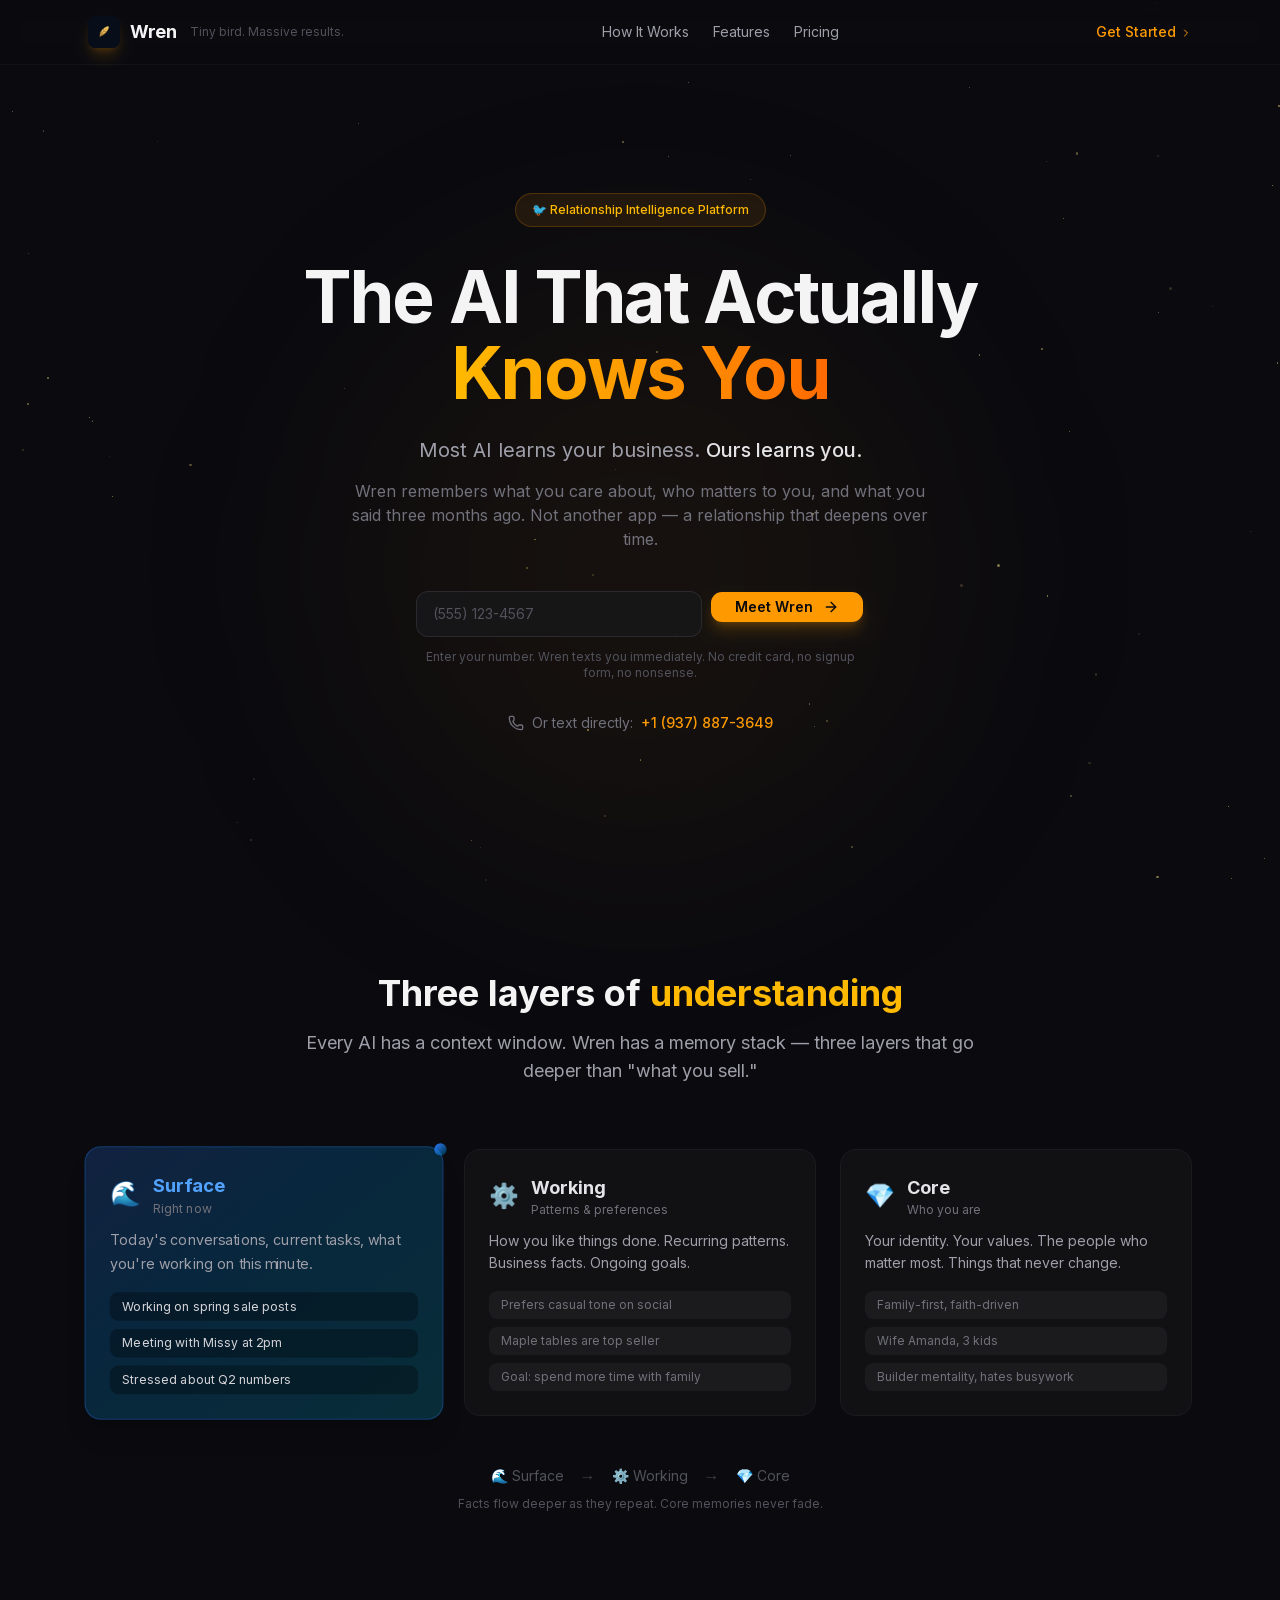
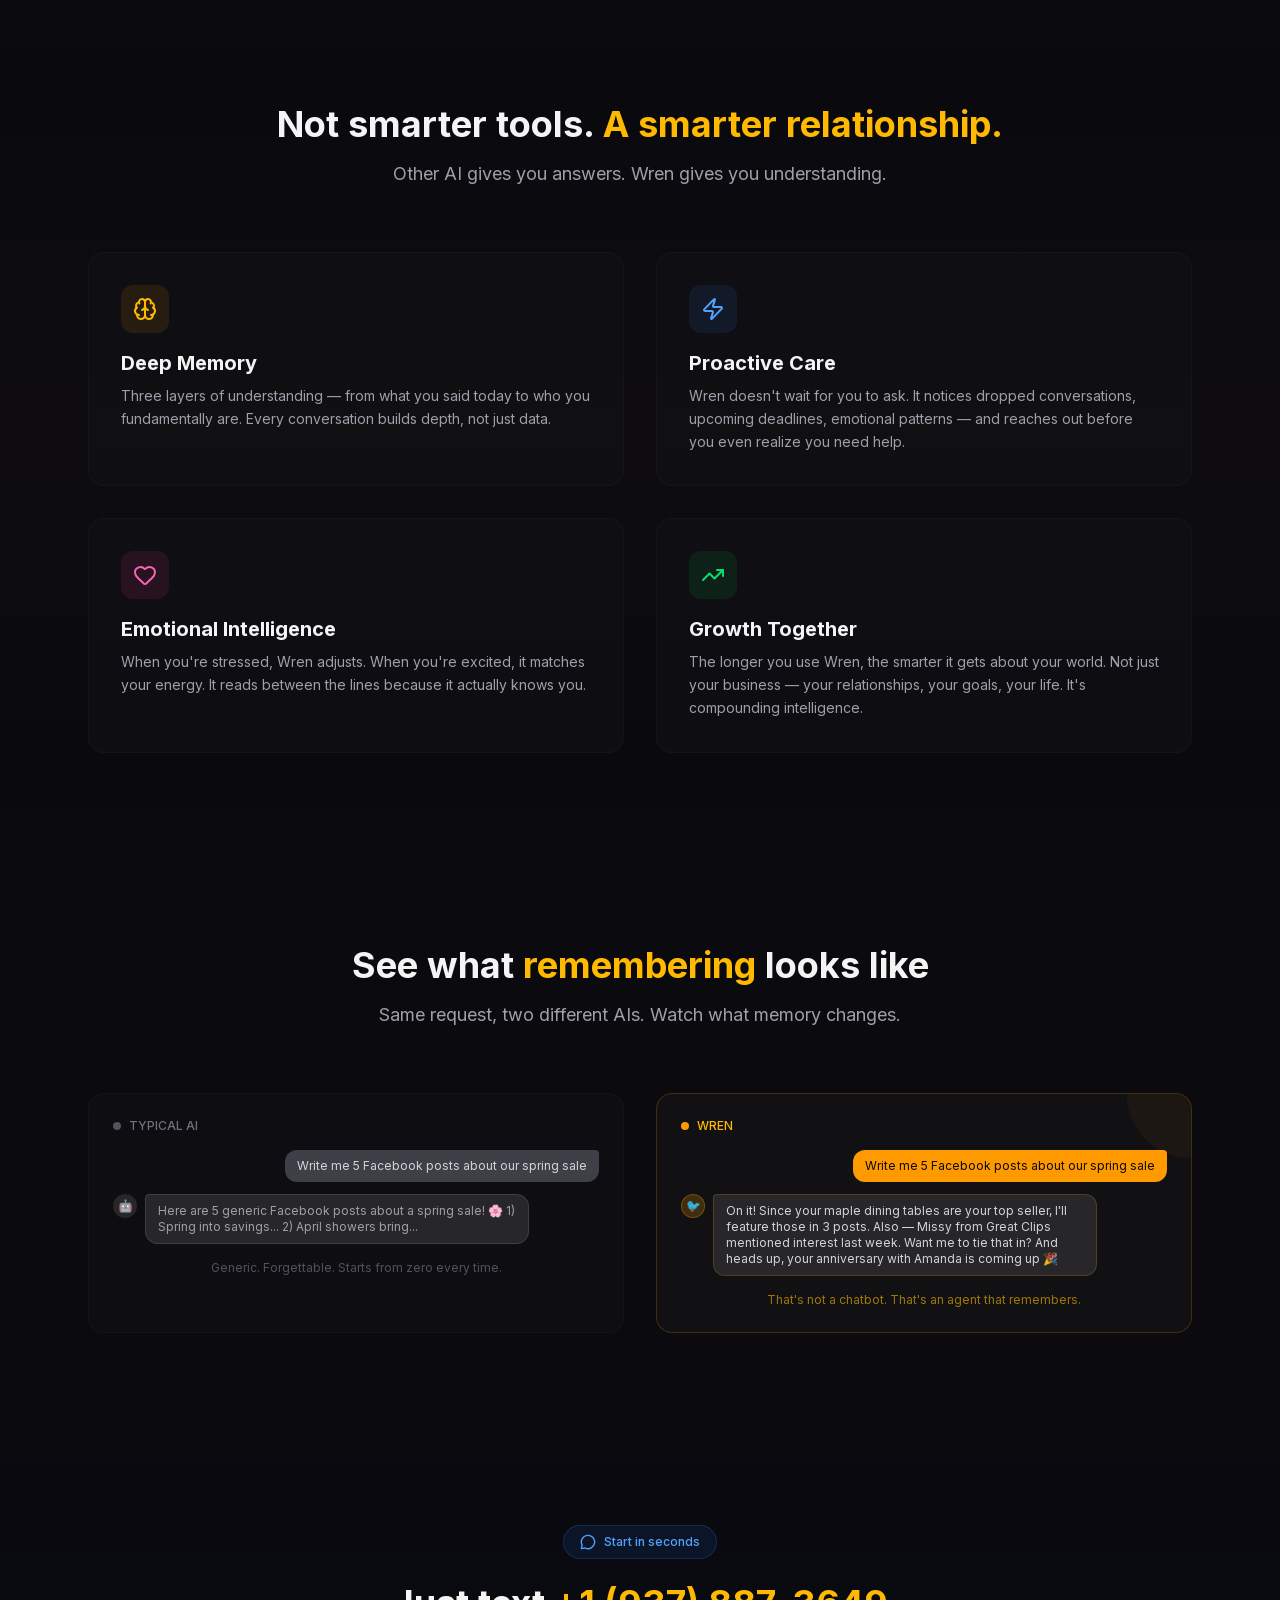
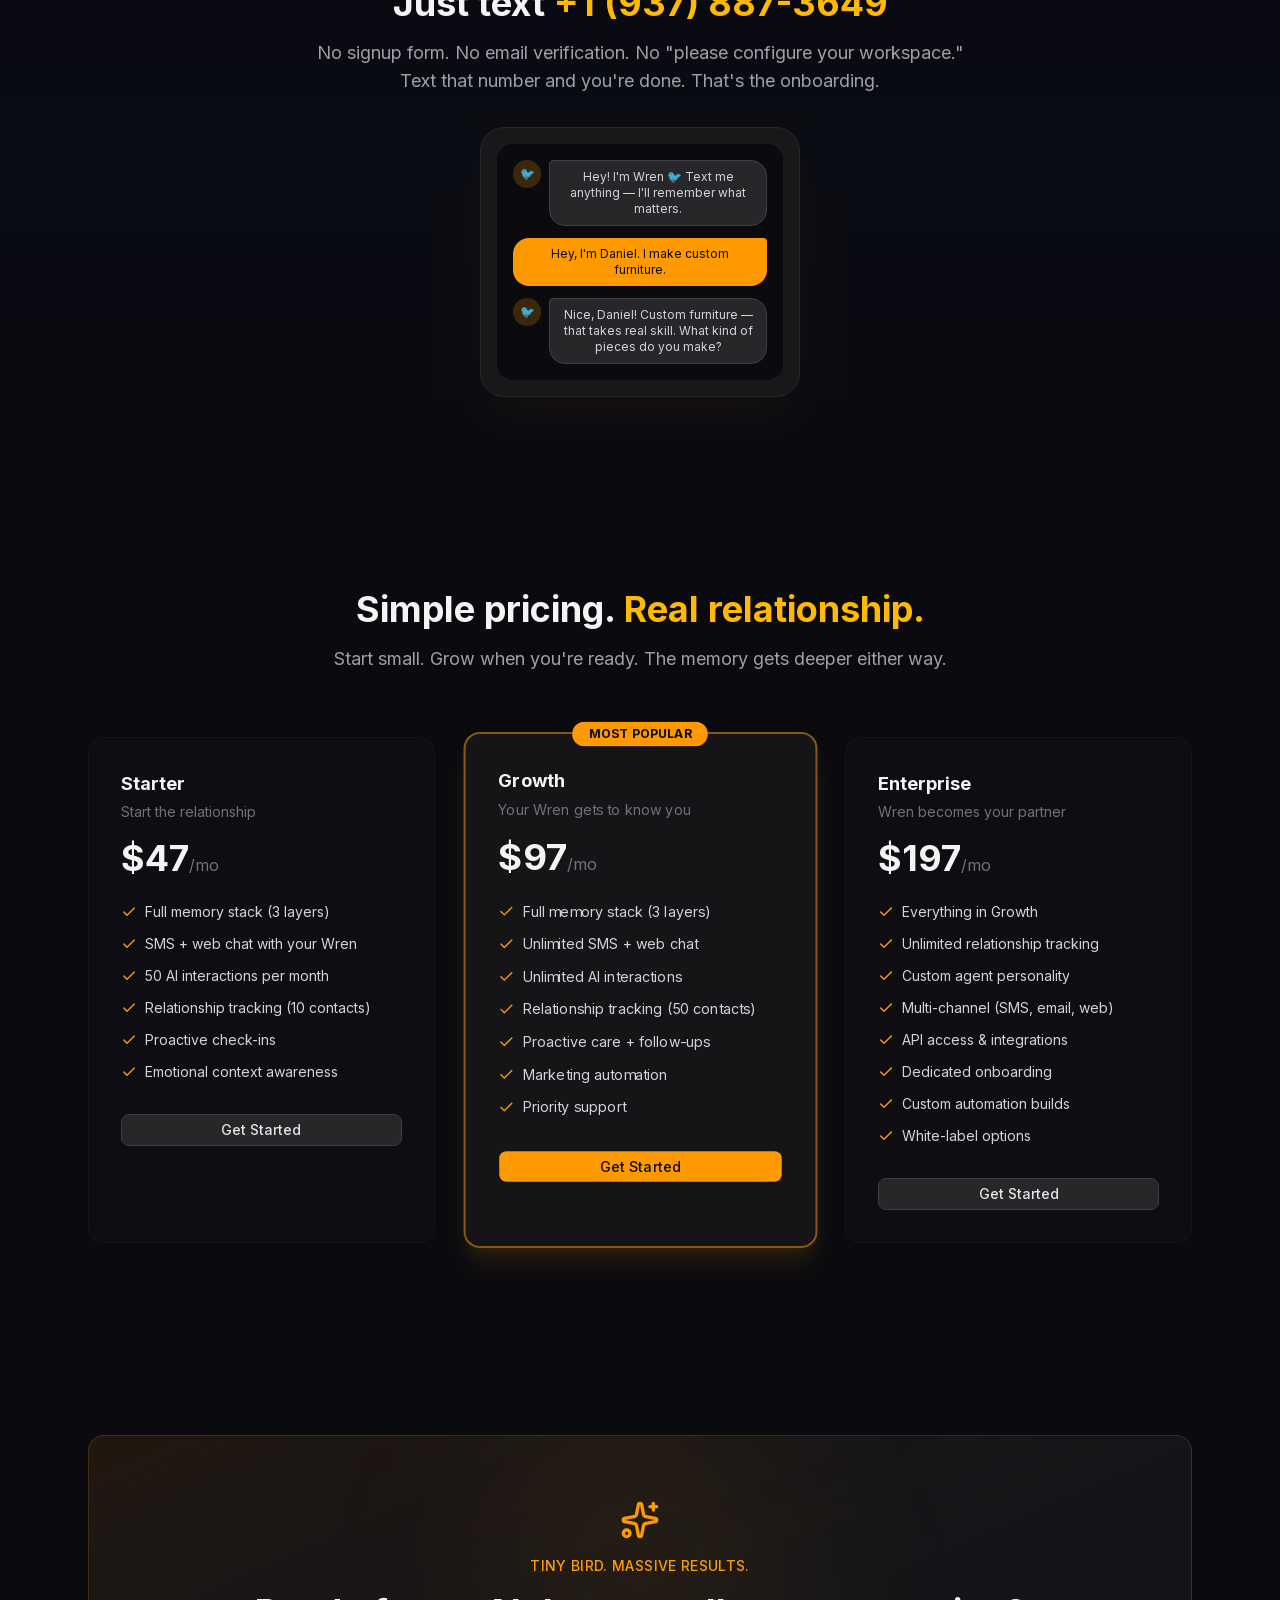
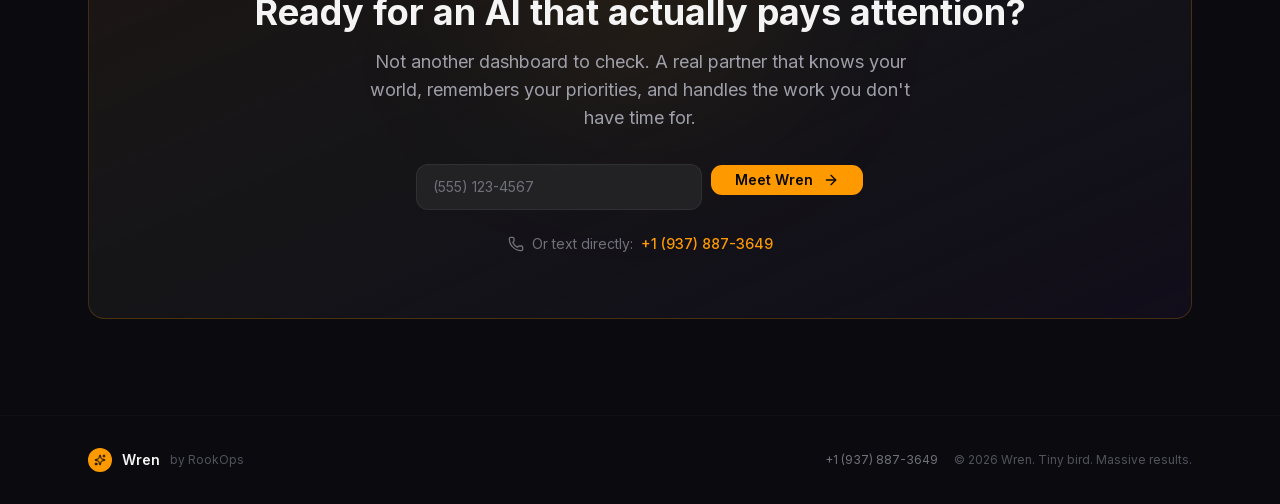
<file: index.html>
<!DOCTYPE html><html lang="en" class="dark"><head><meta charSet="utf-8"/><meta name="viewport" content="width=device-width, initial-scale=1"/><link rel="preload" href="/_next/static/media/e4af272ccee01ff0-s.p.woff2" as="font" crossorigin="" type="font/woff2"/><link rel="preload" as="image" href="/logo.jpg"/><link rel="stylesheet" href="/_next/static/css/af9f7f88d18a9fbd.css" data-precedence="next"/><link rel="preload" as="script" fetchPriority="low" href="/_next/static/chunks/webpack-f7799a713e61f363.js"/><script src="/_next/static/chunks/4bd1b696-215e5051988c3dde.js" async=""></script><script src="/_next/static/chunks/794-71ebe4d716f70c1e.js" async=""></script><script src="/_next/static/chunks/main-app-b858eb85b38a5fa3.js" async=""></script><script src="/_next/static/chunks/980-c87cd46dab8724d3.js" async=""></script><script src="/_next/static/chunks/app/layout-da67923f4f972ade.js" async=""></script><script src="/_next/static/chunks/517-cb5ca8eb3d2ddb89.js" async=""></script><script src="/_next/static/chunks/740-e29b5a2948088486.js" async=""></script><script src="/_next/static/chunks/app/page-ef9febeee1d68511.js" async=""></script><meta name="next-size-adjust" content=""/><title>Wren — The AI That Actually Knows You</title><meta name="description" content="Most AI learns your business. Ours learns you. Wren remembers what you care about, who matters to you, and what you said three months ago. Tiny bird. Massive results."/><meta property="og:title" content="Wren — The AI That Actually Knows You"/><meta property="og:description" content="Not another app to learn. A relationship that gets deeper over time. Text +1 (937) 887-3649 to start."/><meta property="og:url" content="https://wrenops.com"/><meta property="og:type" content="website"/><meta name="twitter:card" content="summary"/><meta name="twitter:title" content="Wren — The AI That Actually Knows You"/><meta name="twitter:description" content="Not another app to learn. A relationship that gets deeper over time. Text +1 (937) 887-3649 to start."/><link rel="icon" href="/favicon.ico?603d046c9a6fdfbb" type="image/x-icon" sizes="16x16"/><script src="/_next/static/chunks/polyfills-42372ed130431b0a.js" noModule=""></script></head><body class="__className_8b3a0b antialiased bg-[#0a0a0f] text-zinc-100"><div hidden=""><!--$--><!--/$--></div><div class="jsx-e8684af1f04260fb min-h-screen bg-[#0a0a0f] text-zinc-100 relative overflow-hidden"><div class="fixed inset-0 overflow-hidden pointer-events-none" style="z-index:0"></div><nav class="jsx-e8684af1f04260fb border-b border-zinc-800/30 backdrop-blur-md sticky top-0 z-50 bg-[#0a0a0f]/80"><div class="jsx-e8684af1f04260fb max-w-6xl mx-auto px-4 lg:px-6 h-16 flex items-center justify-between"><div class="jsx-e8684af1f04260fb flex items-center gap-2.5"><img src="/logo.jpg" alt="Wren" class="jsx-e8684af1f04260fb w-8 h-8 rounded-lg object-cover shadow-lg shadow-amber-500/20"/><span class="jsx-e8684af1f04260fb font-bold text-lg tracking-tight">Wren</span><span class="jsx-e8684af1f04260fb text-zinc-600 text-xs hidden sm:inline ml-1">Tiny bird. Massive results.</span></div><div class="jsx-e8684af1f04260fb hidden md:flex items-center gap-6 text-sm text-zinc-400"><a href="#memory" class="jsx-e8684af1f04260fb hover:text-amber-400 transition-colors">How It Works</a><a href="#features" class="jsx-e8684af1f04260fb hover:text-amber-400 transition-colors">Features</a><a href="#pricing" class="jsx-e8684af1f04260fb hover:text-amber-400 transition-colors">Pricing</a></div><a href="#cta" class="jsx-e8684af1f04260fb text-sm text-amber-500 hover:text-amber-400 font-medium transition-colors">Get Started <svg xmlns="http://www.w3.org/2000/svg" width="24" height="24" viewBox="0 0 24 24" fill="none" stroke="currentColor" stroke-width="2" stroke-linecap="round" stroke-linejoin="round" class="lucide lucide-chevron-right w-3 h-3 inline" aria-hidden="true"><path d="m9 18 6-6-6-6"></path></svg></a></div></nav><section class="jsx-e8684af1f04260fb relative pt-20 pb-24 lg:pt-32 lg:pb-36"><div class="jsx-e8684af1f04260fb absolute inset-0 bg-[radial-gradient(ellipse_at_top,_var(--tw-gradient-stops))] from-amber-500/8 via-transparent to-transparent"></div><div class="jsx-e8684af1f04260fb absolute top-1/4 left-1/2 -translate-x-1/2 w-[600px] h-[600px] bg-amber-500/5 rounded-full blur-[120px]"></div><div class="jsx-e8684af1f04260fb max-w-6xl mx-auto px-4 lg:px-6 relative"><div class="jsx-e8684af1f04260fb max-w-3xl mx-auto text-center"><div class="jsx-e8684af1f04260fb inline-flex items-center gap-2 mb-8 px-4 py-2 rounded-full bg-amber-500/10 border border-amber-500/20"><span class="jsx-e8684af1f04260fb text-amber-400 text-xs font-medium">🐦 Relationship Intelligence Platform</span></div><h1 class="jsx-e8684af1f04260fb text-4xl md:text-6xl lg:text-7xl font-bold tracking-tight leading-[1.05] mb-6">The AI That Actually<!-- --> <span class="jsx-e8684af1f04260fb bg-gradient-to-r from-amber-400 via-amber-500 to-orange-500 bg-clip-text text-transparent">Knows You</span></h1><p class="jsx-e8684af1f04260fb text-lg md:text-xl text-zinc-400 max-w-2xl mx-auto mb-3 leading-relaxed">Most AI learns your business. <span class="jsx-e8684af1f04260fb text-zinc-200 font-medium">Ours learns you.</span></p><p class="jsx-e8684af1f04260fb text-base text-zinc-500 max-w-xl mx-auto mb-10">Wren remembers what you care about, who matters to you, and what you said three months ago. Not another app — a relationship that deepens over time.</p><div class="jsx-e8684af1f04260fb max-w-md mx-auto"><form class="jsx-e8684af1f04260fb flex gap-2"><input type="tel" placeholder="(555) 123-4567" required="" class="jsx-e8684af1f04260fb flex-1 bg-zinc-900/80 border border-zinc-700/50 rounded-xl px-4 py-3 text-sm text-zinc-100 placeholder:text-zinc-600 focus:outline-none focus:border-amber-500/50 focus:ring-1 focus:ring-amber-500/20 transition-all backdrop-blur-sm" value=""/><button type="submit" tabindex="0" data-slot="button" class="group/button inline-flex shrink-0 items-center justify-center border border-transparent bg-clip-padding text-sm whitespace-nowrap transition-all outline-none select-none focus-visible:border-ring focus-visible:ring-3 focus-visible:ring-ring/50 active:not-aria-[haspopup]:translate-y-px disabled:pointer-events-none disabled:opacity-50 aria-invalid:border-destructive aria-invalid:ring-3 aria-invalid:ring-destructive/20 dark:aria-invalid:border-destructive/50 dark:aria-invalid:ring-destructive/40 [&amp;_svg]:pointer-events-none [&amp;_svg]:shrink-0 [&amp;_svg:not([class*=&#x27;size-&#x27;])]:size-4 [a]:hover:bg-primary/80 h-8 gap-1.5 has-data-[icon=inline-end]:pr-2 has-data-[icon=inline-start]:pl-2 bg-amber-500 hover:bg-amber-400 text-zinc-950 font-semibold rounded-xl px-6 shadow-lg shadow-amber-500/20">Meet Wren <svg xmlns="http://www.w3.org/2000/svg" width="24" height="24" viewBox="0 0 24 24" fill="none" stroke="currentColor" stroke-width="2" stroke-linecap="round" stroke-linejoin="round" class="lucide lucide-arrow-right w-4 h-4 ml-1" aria-hidden="true"><path d="M5 12h14"></path><path d="m12 5 7 7-7 7"></path></svg></button></form><p class="jsx-e8684af1f04260fb text-xs text-zinc-600 mt-3">Enter your number. Wren texts you immediately. No credit card, no signup form, no nonsense.</p></div><div class="jsx-e8684af1f04260fb mt-8 flex items-center justify-center gap-2 text-sm"><svg xmlns="http://www.w3.org/2000/svg" width="24" height="24" viewBox="0 0 24 24" fill="none" stroke="currentColor" stroke-width="2" stroke-linecap="round" stroke-linejoin="round" class="lucide lucide-phone w-4 h-4 text-zinc-500" aria-hidden="true"><path d="M13.832 16.568a1 1 0 0 0 1.213-.303l.355-.465A2 2 0 0 1 17 15h3a2 2 0 0 1 2 2v3a2 2 0 0 1-2 2A18 18 0 0 1 2 4a2 2 0 0 1 2-2h3a2 2 0 0 1 2 2v3a2 2 0 0 1-.8 1.6l-.468.351a1 1 0 0 0-.292 1.233 14 14 0 0 0 6.392 6.384"></path></svg><span class="jsx-e8684af1f04260fb text-zinc-500">Or text directly:</span><a href="sms:+19378873649" class="jsx-e8684af1f04260fb text-amber-500 hover:text-amber-400 transition-colors font-medium">+1 (937) 887-3649</a></div></div></div></section><section id="memory" class="jsx-e8684af1f04260fb py-24 relative"><div class="jsx-e8684af1f04260fb max-w-6xl mx-auto px-4 lg:px-6"><div class="jsx-e8684af1f04260fb text-center mb-16"><h2 class="jsx-e8684af1f04260fb text-3xl md:text-4xl font-bold mb-4">Three layers of <span class="jsx-e8684af1f04260fb text-amber-400">understanding</span></h2><p class="jsx-e8684af1f04260fb text-zinc-400 text-lg max-w-2xl mx-auto">Every AI has a context window. Wren has a memory stack — three layers that go deeper than &quot;what you sell.&quot;</p></div><div class="jsx-e8684af1f04260fb grid md:grid-cols-3 gap-6 mb-12"><div class="jsx-e8684af1f04260fb relative rounded-2xl p-6 border transition-all duration-500 bg-gradient-to-br from-blue-500/20 to-cyan-500/20 border-blue-500/30 scale-[1.02] shadow-xl"><div class="jsx-e8684af1f04260fb flex items-center gap-3 mb-3"><span class="jsx-e8684af1f04260fb text-2xl">🌊</span><div class="jsx-e8684af1f04260fb"><h3 class="jsx-e8684af1f04260fb font-bold text-lg text-blue-400">Surface</h3><p class="jsx-e8684af1f04260fb text-xs text-zinc-500">Right now</p></div></div><p class="jsx-e8684af1f04260fb text-sm text-zinc-400 mb-4 leading-relaxed">Today&#x27;s conversations, current tasks, what you&#x27;re working on this minute.</p><div class="jsx-e8684af1f04260fb space-y-2"><div class="jsx-e8684af1f04260fb text-xs px-3 py-1.5 rounded-lg bg-black/30 text-zinc-300">Working on spring sale posts</div><div class="jsx-e8684af1f04260fb text-xs px-3 py-1.5 rounded-lg bg-black/30 text-zinc-300">Meeting with Missy at 2pm</div><div class="jsx-e8684af1f04260fb text-xs px-3 py-1.5 rounded-lg bg-black/30 text-zinc-300">Stressed about Q2 numbers</div></div><div class="jsx-e8684af1f04260fb absolute -top-1 -right-1 w-3 h-3 rounded-full bg-gradient-to-br from-blue-500 to-cyan-500/20 animate-pulse"></div></div><div class="jsx-e8684af1f04260fb relative rounded-2xl p-6 border transition-all duration-500 bg-zinc-900/50 border-zinc-800/50 hover:border-zinc-700/50"><div class="jsx-e8684af1f04260fb flex items-center gap-3 mb-3"><span class="jsx-e8684af1f04260fb text-2xl">⚙️</span><div class="jsx-e8684af1f04260fb"><h3 class="jsx-e8684af1f04260fb font-bold text-lg text-zinc-200">Working</h3><p class="jsx-e8684af1f04260fb text-xs text-zinc-500">Patterns &amp; preferences</p></div></div><p class="jsx-e8684af1f04260fb text-sm text-zinc-400 mb-4 leading-relaxed">How you like things done. Recurring patterns. Business facts. Ongoing goals.</p><div class="jsx-e8684af1f04260fb space-y-2"><div class="jsx-e8684af1f04260fb text-xs px-3 py-1.5 rounded-lg bg-zinc-800/50 text-zinc-500">Prefers casual tone on social</div><div class="jsx-e8684af1f04260fb text-xs px-3 py-1.5 rounded-lg bg-zinc-800/50 text-zinc-500">Maple tables are top seller</div><div class="jsx-e8684af1f04260fb text-xs px-3 py-1.5 rounded-lg bg-zinc-800/50 text-zinc-500">Goal: spend more time with family</div></div></div><div class="jsx-e8684af1f04260fb relative rounded-2xl p-6 border transition-all duration-500 bg-zinc-900/50 border-zinc-800/50 hover:border-zinc-700/50"><div class="jsx-e8684af1f04260fb flex items-center gap-3 mb-3"><span class="jsx-e8684af1f04260fb text-2xl">💎</span><div class="jsx-e8684af1f04260fb"><h3 class="jsx-e8684af1f04260fb font-bold text-lg text-zinc-200">Core</h3><p class="jsx-e8684af1f04260fb text-xs text-zinc-500">Who you are</p></div></div><p class="jsx-e8684af1f04260fb text-sm text-zinc-400 mb-4 leading-relaxed">Your identity. Your values. The people who matter most. Things that never change.</p><div class="jsx-e8684af1f04260fb space-y-2"><div class="jsx-e8684af1f04260fb text-xs px-3 py-1.5 rounded-lg bg-zinc-800/50 text-zinc-500">Family-first, faith-driven</div><div class="jsx-e8684af1f04260fb text-xs px-3 py-1.5 rounded-lg bg-zinc-800/50 text-zinc-500">Wife Amanda, 3 kids</div><div class="jsx-e8684af1f04260fb text-xs px-3 py-1.5 rounded-lg bg-zinc-800/50 text-zinc-500">Builder mentality, hates busywork</div></div></div></div><div class="jsx-e8684af1f04260fb flex items-center justify-center gap-4 text-zinc-600"><span class="jsx-e8684af1f04260fb text-sm">🌊 Surface</span><span class="jsx-e8684af1f04260fb text-zinc-700">→</span><span class="jsx-e8684af1f04260fb text-sm">⚙️ Working</span><span class="jsx-e8684af1f04260fb text-zinc-700">→</span><span class="jsx-e8684af1f04260fb text-sm">💎 Core</span></div><p class="jsx-e8684af1f04260fb text-center text-zinc-600 text-xs mt-2">Facts flow deeper as they repeat. Core memories never fade.</p></div></section><section id="features" class="jsx-e8684af1f04260fb py-24 relative"><div class="jsx-e8684af1f04260fb absolute inset-0 bg-gradient-to-b from-transparent via-amber-500/[0.02] to-transparent"></div><div class="jsx-e8684af1f04260fb max-w-6xl mx-auto px-4 lg:px-6 relative"><div class="jsx-e8684af1f04260fb text-center mb-16"><h2 class="jsx-e8684af1f04260fb text-3xl md:text-4xl font-bold mb-4">Not smarter tools. <span class="jsx-e8684af1f04260fb text-amber-400">A smarter relationship.</span></h2><p class="jsx-e8684af1f04260fb text-zinc-400 text-lg max-w-2xl mx-auto">Other AI gives you answers. Wren gives you understanding.</p></div><div class="jsx-e8684af1f04260fb grid md:grid-cols-2 gap-8"><div class="jsx-e8684af1f04260fb group bg-zinc-900/30 border border-zinc-800/30 rounded-2xl p-8 hover:border-zinc-700/50 transition-all hover:bg-zinc-900/50"><div class="jsx-e8684af1f04260fb w-12 h-12 rounded-xl bg-amber-500/10 flex items-center justify-center mb-4 text-amber-400"><svg xmlns="http://www.w3.org/2000/svg" width="24" height="24" viewBox="0 0 24 24" fill="none" stroke="currentColor" stroke-width="2" stroke-linecap="round" stroke-linejoin="round" class="lucide lucide-brain w-6 h-6" aria-hidden="true"><path d="M12 18V5"></path><path d="M15 13a4.17 4.17 0 0 1-3-4 4.17 4.17 0 0 1-3 4"></path><path d="M17.598 6.5A3 3 0 1 0 12 5a3 3 0 1 0-5.598 1.5"></path><path d="M17.997 5.125a4 4 0 0 1 2.526 5.77"></path><path d="M18 18a4 4 0 0 0 2-7.464"></path><path d="M19.967 17.483A4 4 0 1 1 12 18a4 4 0 1 1-7.967-.517"></path><path d="M6 18a4 4 0 0 1-2-7.464"></path><path d="M6.003 5.125a4 4 0 0 0-2.526 5.77"></path></svg></div><h3 class="jsx-e8684af1f04260fb text-xl font-bold mb-2 text-zinc-100">Deep Memory</h3><p class="jsx-e8684af1f04260fb text-zinc-400 text-sm leading-relaxed">Three layers of understanding — from what you said today to who you fundamentally are. Every conversation builds depth, not just data.</p></div><div class="jsx-e8684af1f04260fb group bg-zinc-900/30 border border-zinc-800/30 rounded-2xl p-8 hover:border-zinc-700/50 transition-all hover:bg-zinc-900/50"><div class="jsx-e8684af1f04260fb w-12 h-12 rounded-xl bg-blue-500/10 flex items-center justify-center mb-4 text-blue-400"><svg xmlns="http://www.w3.org/2000/svg" width="24" height="24" viewBox="0 0 24 24" fill="none" stroke="currentColor" stroke-width="2" stroke-linecap="round" stroke-linejoin="round" class="lucide lucide-zap w-6 h-6" aria-hidden="true"><path d="M4 14a1 1 0 0 1-.78-1.63l9.9-10.2a.5.5 0 0 1 .86.46l-1.92 6.02A1 1 0 0 0 13 10h7a1 1 0 0 1 .78 1.63l-9.9 10.2a.5.5 0 0 1-.86-.46l1.92-6.02A1 1 0 0 0 11 14z"></path></svg></div><h3 class="jsx-e8684af1f04260fb text-xl font-bold mb-2 text-zinc-100">Proactive Care</h3><p class="jsx-e8684af1f04260fb text-zinc-400 text-sm leading-relaxed">Wren doesn&#x27;t wait for you to ask. It notices dropped conversations, upcoming deadlines, emotional patterns — and reaches out before you even realize you need help.</p></div><div class="jsx-e8684af1f04260fb group bg-zinc-900/30 border border-zinc-800/30 rounded-2xl p-8 hover:border-zinc-700/50 transition-all hover:bg-zinc-900/50"><div class="jsx-e8684af1f04260fb w-12 h-12 rounded-xl bg-pink-500/10 flex items-center justify-center mb-4 text-pink-400"><svg xmlns="http://www.w3.org/2000/svg" width="24" height="24" viewBox="0 0 24 24" fill="none" stroke="currentColor" stroke-width="2" stroke-linecap="round" stroke-linejoin="round" class="lucide lucide-heart w-6 h-6" aria-hidden="true"><path d="M2 9.5a5.5 5.5 0 0 1 9.591-3.676.56.56 0 0 0 .818 0A5.49 5.49 0 0 1 22 9.5c0 2.29-1.5 4-3 5.5l-5.492 5.313a2 2 0 0 1-3 .019L5 15c-1.5-1.5-3-3.2-3-5.5"></path></svg></div><h3 class="jsx-e8684af1f04260fb text-xl font-bold mb-2 text-zinc-100">Emotional Intelligence</h3><p class="jsx-e8684af1f04260fb text-zinc-400 text-sm leading-relaxed">When you&#x27;re stressed, Wren adjusts. When you&#x27;re excited, it matches your energy. It reads between the lines because it actually knows you.</p></div><div class="jsx-e8684af1f04260fb group bg-zinc-900/30 border border-zinc-800/30 rounded-2xl p-8 hover:border-zinc-700/50 transition-all hover:bg-zinc-900/50"><div class="jsx-e8684af1f04260fb w-12 h-12 rounded-xl bg-green-500/10 flex items-center justify-center mb-4 text-green-400"><svg xmlns="http://www.w3.org/2000/svg" width="24" height="24" viewBox="0 0 24 24" fill="none" stroke="currentColor" stroke-width="2" stroke-linecap="round" stroke-linejoin="round" class="lucide lucide-trending-up w-6 h-6" aria-hidden="true"><path d="M16 7h6v6"></path><path d="m22 7-8.5 8.5-5-5L2 17"></path></svg></div><h3 class="jsx-e8684af1f04260fb text-xl font-bold mb-2 text-zinc-100">Growth Together</h3><p class="jsx-e8684af1f04260fb text-zinc-400 text-sm leading-relaxed">The longer you use Wren, the smarter it gets about your world. Not just your business — your relationships, your goals, your life. It&#x27;s compounding intelligence.</p></div></div></div></section><section class="jsx-e8684af1f04260fb py-24 relative"><div class="jsx-e8684af1f04260fb max-w-6xl mx-auto px-4 lg:px-6"><div class="jsx-e8684af1f04260fb text-center mb-16"><h2 class="jsx-e8684af1f04260fb text-3xl md:text-4xl font-bold mb-4">See what <span class="jsx-e8684af1f04260fb text-amber-400">remembering</span> looks like</h2><p class="jsx-e8684af1f04260fb text-zinc-400 text-lg max-w-2xl mx-auto">Same request, two different AIs. Watch what memory changes.</p></div><div class="jsx-e8684af1f04260fb grid md:grid-cols-2 gap-8"><div class="jsx-e8684af1f04260fb bg-zinc-900/30 border border-zinc-800/30 rounded-2xl p-6"><div class="jsx-e8684af1f04260fb flex items-center gap-2 mb-4"><div class="jsx-e8684af1f04260fb w-2 h-2 rounded-full bg-zinc-600"></div><span class="jsx-e8684af1f04260fb text-xs text-zinc-500 font-medium">TYPICAL AI</span></div><div class="jsx-e8684af1f04260fb space-y-3"><div class="jsx-e8684af1f04260fb flex justify-end"><div class="jsx-e8684af1f04260fb bg-zinc-700 rounded-xl rounded-tr-sm px-3 py-2 text-xs text-zinc-300 max-w-xs">Write me 5 Facebook posts about our spring sale</div></div><div class="jsx-e8684af1f04260fb flex gap-2"><div class="jsx-e8684af1f04260fb w-6 h-6 rounded bg-zinc-800 flex items-center justify-center shrink-0 text-xs">🤖</div><div class="jsx-e8684af1f04260fb bg-zinc-800 border border-zinc-700 rounded-xl rounded-tl-sm px-3 py-2 text-xs text-zinc-400 max-w-sm">Here are 5 generic Facebook posts about a spring sale! 🌸 1) Spring into savings... 2) April showers bring...</div></div></div><p class="jsx-e8684af1f04260fb text-xs text-zinc-600 mt-4 text-center">Generic. Forgettable. Starts from zero every time.</p></div><div class="jsx-e8684af1f04260fb bg-zinc-900/50 border border-amber-500/20 rounded-2xl p-6 relative overflow-hidden"><div class="jsx-e8684af1f04260fb absolute top-0 right-0 w-32 h-32 bg-amber-500/5 rounded-full -translate-y-1/2 translate-x-1/2"></div><div class="jsx-e8684af1f04260fb flex items-center gap-2 mb-4"><div class="jsx-e8684af1f04260fb w-2 h-2 rounded-full bg-amber-500"></div><span class="jsx-e8684af1f04260fb text-xs text-amber-400 font-medium">WREN</span></div><div class="jsx-e8684af1f04260fb space-y-3"><div class="jsx-e8684af1f04260fb flex justify-end"><div class="jsx-e8684af1f04260fb bg-amber-500 rounded-xl rounded-tr-sm px-3 py-2 text-xs text-zinc-950 max-w-xs">Write me 5 Facebook posts about our spring sale</div></div><div class="jsx-e8684af1f04260fb flex gap-2"><div class="jsx-e8684af1f04260fb w-6 h-6 rounded bg-amber-500/20 border border-amber-500/30 flex items-center justify-center shrink-0 text-xs">🐦</div><div class="jsx-e8684af1f04260fb bg-zinc-800 border border-amber-500/20 rounded-xl rounded-tl-sm px-3 py-2 text-xs text-zinc-300 max-w-sm">On it! Since your maple dining tables are your top seller, I&#x27;ll feature those in 3 posts. Also — Missy from Great Clips mentioned interest last week. Want me to tie that in? And heads up, your anniversary with Amanda is coming up 🎉</div></div></div><p class="jsx-e8684af1f04260fb text-xs text-amber-400/60 mt-4 text-center">That&#x27;s not a chatbot. That&#x27;s an agent that remembers.</p></div></div></div></section><section class="jsx-e8684af1f04260fb py-24 relative"><div class="jsx-e8684af1f04260fb absolute inset-0 bg-gradient-to-b from-transparent via-blue-500/[0.02] to-transparent"></div><div class="jsx-e8684af1f04260fb max-w-6xl mx-auto px-4 lg:px-6 relative"><div class="jsx-e8684af1f04260fb max-w-2xl mx-auto text-center"><div class="jsx-e8684af1f04260fb inline-flex items-center gap-2 mb-6 px-4 py-2 rounded-full bg-blue-500/10 border border-blue-500/20"><svg xmlns="http://www.w3.org/2000/svg" width="24" height="24" viewBox="0 0 24 24" fill="none" stroke="currentColor" stroke-width="2" stroke-linecap="round" stroke-linejoin="round" class="lucide lucide-message-circle w-4 h-4 text-blue-400" aria-hidden="true"><path d="M2.992 16.342a2 2 0 0 1 .094 1.167l-1.065 3.29a1 1 0 0 0 1.236 1.168l3.413-.998a2 2 0 0 1 1.099.092 10 10 0 1 0-4.777-4.719"></path></svg><span class="jsx-e8684af1f04260fb text-blue-400 text-xs font-medium">Start in seconds</span></div><h2 class="jsx-e8684af1f04260fb text-3xl md:text-4xl font-bold mb-4">Just text <span class="jsx-e8684af1f04260fb text-amber-400">+1 (937) 887-3649</span></h2><p class="jsx-e8684af1f04260fb text-zinc-400 text-lg mb-8">No signup form. No email verification. No &quot;please configure your workspace.&quot; Text that number and you&#x27;re done. That&#x27;s the onboarding.</p><div class="jsx-e8684af1f04260fb max-w-xs mx-auto"><div class="jsx-e8684af1f04260fb bg-zinc-900 border border-zinc-800 rounded-3xl p-4 shadow-2xl shadow-amber-500/5"><div class="jsx-e8684af1f04260fb bg-[#0a0a0f] rounded-2xl p-4 space-y-3"><div class="jsx-e8684af1f04260fb flex gap-2 items-start"><div class="jsx-e8684af1f04260fb w-7 h-7 rounded-full bg-amber-500/20 flex items-center justify-center shrink-0 text-xs">🐦</div><div class="jsx-e8684af1f04260fb bg-zinc-800 border border-zinc-700 rounded-2xl rounded-tl-sm px-3 py-2 text-xs text-zinc-300">Hey! I&#x27;m Wren 🐦 Text me anything — I&#x27;ll remember what matters.</div></div><div class="jsx-e8684af1f04260fb flex justify-end"><div class="jsx-e8684af1f04260fb bg-amber-500 rounded-2xl rounded-tr-sm px-3 py-2 text-xs text-zinc-950">Hey, I&#x27;m Daniel. I make custom furniture.</div></div><div class="jsx-e8684af1f04260fb flex gap-2 items-start"><div class="jsx-e8684af1f04260fb w-7 h-7 rounded-full bg-amber-500/20 flex items-center justify-center shrink-0 text-xs">🐦</div><div class="jsx-e8684af1f04260fb bg-zinc-800 border border-zinc-700 rounded-2xl rounded-tl-sm px-3 py-2 text-xs text-zinc-300">Nice, Daniel! Custom furniture — that takes real skill. What kind of pieces do you make?</div></div></div></div></div></div></div></section><section id="pricing" class="jsx-e8684af1f04260fb py-24 relative"><div class="jsx-e8684af1f04260fb max-w-6xl mx-auto px-4 lg:px-6"><div class="jsx-e8684af1f04260fb text-center mb-16"><h2 class="jsx-e8684af1f04260fb text-3xl md:text-4xl font-bold mb-4">Simple pricing. <span class="jsx-e8684af1f04260fb text-amber-400">Real relationship.</span></h2><p class="jsx-e8684af1f04260fb text-zinc-400 text-lg">Start small. Grow when you&#x27;re ready. The memory gets deeper either way.</p></div><div class="jsx-e8684af1f04260fb grid md:grid-cols-3 gap-8"><div class="jsx-e8684af1f04260fb rounded-2xl p-8 relative transition-all bg-zinc-900/30 border border-zinc-800/30 hover:border-zinc-700/50"><h3 class="jsx-e8684af1f04260fb text-lg font-bold mb-1">Starter</h3><p class="jsx-e8684af1f04260fb text-zinc-500 text-sm mb-4">Start the relationship</p><div class="jsx-e8684af1f04260fb mb-6"><span class="jsx-e8684af1f04260fb text-4xl font-bold">$47</span><span class="jsx-e8684af1f04260fb text-zinc-500">/mo</span></div><ul class="jsx-e8684af1f04260fb space-y-3 mb-8"><li class="jsx-e8684af1f04260fb flex items-center gap-2 text-sm text-zinc-300"><svg xmlns="http://www.w3.org/2000/svg" width="24" height="24" viewBox="0 0 24 24" fill="none" stroke="currentColor" stroke-width="2" stroke-linecap="round" stroke-linejoin="round" class="lucide lucide-check w-4 h-4 text-amber-500 shrink-0" aria-hidden="true"><path d="M20 6 9 17l-5-5"></path></svg>Full memory stack (3 layers)</li><li class="jsx-e8684af1f04260fb flex items-center gap-2 text-sm text-zinc-300"><svg xmlns="http://www.w3.org/2000/svg" width="24" height="24" viewBox="0 0 24 24" fill="none" stroke="currentColor" stroke-width="2" stroke-linecap="round" stroke-linejoin="round" class="lucide lucide-check w-4 h-4 text-amber-500 shrink-0" aria-hidden="true"><path d="M20 6 9 17l-5-5"></path></svg>SMS + web chat with your Wren</li><li class="jsx-e8684af1f04260fb flex items-center gap-2 text-sm text-zinc-300"><svg xmlns="http://www.w3.org/2000/svg" width="24" height="24" viewBox="0 0 24 24" fill="none" stroke="currentColor" stroke-width="2" stroke-linecap="round" stroke-linejoin="round" class="lucide lucide-check w-4 h-4 text-amber-500 shrink-0" aria-hidden="true"><path d="M20 6 9 17l-5-5"></path></svg>50 AI interactions per month</li><li class="jsx-e8684af1f04260fb flex items-center gap-2 text-sm text-zinc-300"><svg xmlns="http://www.w3.org/2000/svg" width="24" height="24" viewBox="0 0 24 24" fill="none" stroke="currentColor" stroke-width="2" stroke-linecap="round" stroke-linejoin="round" class="lucide lucide-check w-4 h-4 text-amber-500 shrink-0" aria-hidden="true"><path d="M20 6 9 17l-5-5"></path></svg>Relationship tracking (10 contacts)</li><li class="jsx-e8684af1f04260fb flex items-center gap-2 text-sm text-zinc-300"><svg xmlns="http://www.w3.org/2000/svg" width="24" height="24" viewBox="0 0 24 24" fill="none" stroke="currentColor" stroke-width="2" stroke-linecap="round" stroke-linejoin="round" class="lucide lucide-check w-4 h-4 text-amber-500 shrink-0" aria-hidden="true"><path d="M20 6 9 17l-5-5"></path></svg>Proactive check-ins</li><li class="jsx-e8684af1f04260fb flex items-center gap-2 text-sm text-zinc-300"><svg xmlns="http://www.w3.org/2000/svg" width="24" height="24" viewBox="0 0 24 24" fill="none" stroke="currentColor" stroke-width="2" stroke-linecap="round" stroke-linejoin="round" class="lucide lucide-check w-4 h-4 text-amber-500 shrink-0" aria-hidden="true"><path d="M20 6 9 17l-5-5"></path></svg>Emotional context awareness</li></ul><button type="button" tabindex="0" data-slot="button" class="group/button inline-flex shrink-0 items-center justify-center rounded-lg bg-clip-padding text-sm font-medium whitespace-nowrap transition-all outline-none select-none focus-visible:border-ring focus-visible:ring-3 focus-visible:ring-ring/50 active:not-aria-[haspopup]:translate-y-px disabled:pointer-events-none disabled:opacity-50 aria-invalid:border-destructive aria-invalid:ring-3 aria-invalid:ring-destructive/20 dark:aria-invalid:border-destructive/50 dark:aria-invalid:ring-destructive/40 [&amp;_svg]:pointer-events-none [&amp;_svg]:shrink-0 [&amp;_svg:not([class*=&#x27;size-&#x27;])]:size-4 [a]:hover:bg-primary/80 h-8 gap-1.5 px-2.5 has-data-[icon=inline-end]:pr-2 has-data-[icon=inline-start]:pl-2 w-full bg-zinc-800 hover:bg-zinc-700 text-zinc-200 border border-zinc-700">Get Started</button></div><div class="jsx-e8684af1f04260fb rounded-2xl p-8 relative transition-all bg-zinc-900/80 border-2 border-amber-500/50 scale-[1.02] shadow-xl shadow-amber-500/10"><div class="jsx-e8684af1f04260fb absolute -top-3 left-1/2 -translate-x-1/2 bg-amber-500 text-zinc-950 text-xs font-bold px-4 py-1 rounded-full">MOST POPULAR</div><h3 class="jsx-e8684af1f04260fb text-lg font-bold mb-1">Growth</h3><p class="jsx-e8684af1f04260fb text-zinc-500 text-sm mb-4">Your Wren gets to know you</p><div class="jsx-e8684af1f04260fb mb-6"><span class="jsx-e8684af1f04260fb text-4xl font-bold">$97</span><span class="jsx-e8684af1f04260fb text-zinc-500">/mo</span></div><ul class="jsx-e8684af1f04260fb space-y-3 mb-8"><li class="jsx-e8684af1f04260fb flex items-center gap-2 text-sm text-zinc-300"><svg xmlns="http://www.w3.org/2000/svg" width="24" height="24" viewBox="0 0 24 24" fill="none" stroke="currentColor" stroke-width="2" stroke-linecap="round" stroke-linejoin="round" class="lucide lucide-check w-4 h-4 text-amber-500 shrink-0" aria-hidden="true"><path d="M20 6 9 17l-5-5"></path></svg>Full memory stack (3 layers)</li><li class="jsx-e8684af1f04260fb flex items-center gap-2 text-sm text-zinc-300"><svg xmlns="http://www.w3.org/2000/svg" width="24" height="24" viewBox="0 0 24 24" fill="none" stroke="currentColor" stroke-width="2" stroke-linecap="round" stroke-linejoin="round" class="lucide lucide-check w-4 h-4 text-amber-500 shrink-0" aria-hidden="true"><path d="M20 6 9 17l-5-5"></path></svg>Unlimited SMS + web chat</li><li class="jsx-e8684af1f04260fb flex items-center gap-2 text-sm text-zinc-300"><svg xmlns="http://www.w3.org/2000/svg" width="24" height="24" viewBox="0 0 24 24" fill="none" stroke="currentColor" stroke-width="2" stroke-linecap="round" stroke-linejoin="round" class="lucide lucide-check w-4 h-4 text-amber-500 shrink-0" aria-hidden="true"><path d="M20 6 9 17l-5-5"></path></svg>Unlimited AI interactions</li><li class="jsx-e8684af1f04260fb flex items-center gap-2 text-sm text-zinc-300"><svg xmlns="http://www.w3.org/2000/svg" width="24" height="24" viewBox="0 0 24 24" fill="none" stroke="currentColor" stroke-width="2" stroke-linecap="round" stroke-linejoin="round" class="lucide lucide-check w-4 h-4 text-amber-500 shrink-0" aria-hidden="true"><path d="M20 6 9 17l-5-5"></path></svg>Relationship tracking (50 contacts)</li><li class="jsx-e8684af1f04260fb flex items-center gap-2 text-sm text-zinc-300"><svg xmlns="http://www.w3.org/2000/svg" width="24" height="24" viewBox="0 0 24 24" fill="none" stroke="currentColor" stroke-width="2" stroke-linecap="round" stroke-linejoin="round" class="lucide lucide-check w-4 h-4 text-amber-500 shrink-0" aria-hidden="true"><path d="M20 6 9 17l-5-5"></path></svg>Proactive care + follow-ups</li><li class="jsx-e8684af1f04260fb flex items-center gap-2 text-sm text-zinc-300"><svg xmlns="http://www.w3.org/2000/svg" width="24" height="24" viewBox="0 0 24 24" fill="none" stroke="currentColor" stroke-width="2" stroke-linecap="round" stroke-linejoin="round" class="lucide lucide-check w-4 h-4 text-amber-500 shrink-0" aria-hidden="true"><path d="M20 6 9 17l-5-5"></path></svg>Marketing automation</li><li class="jsx-e8684af1f04260fb flex items-center gap-2 text-sm text-zinc-300"><svg xmlns="http://www.w3.org/2000/svg" width="24" height="24" viewBox="0 0 24 24" fill="none" stroke="currentColor" stroke-width="2" stroke-linecap="round" stroke-linejoin="round" class="lucide lucide-check w-4 h-4 text-amber-500 shrink-0" aria-hidden="true"><path d="M20 6 9 17l-5-5"></path></svg>Priority support</li></ul><button type="button" tabindex="0" data-slot="button" class="group/button inline-flex shrink-0 items-center justify-center rounded-lg border border-transparent bg-clip-padding text-sm font-medium whitespace-nowrap transition-all outline-none select-none focus-visible:border-ring focus-visible:ring-3 focus-visible:ring-ring/50 active:not-aria-[haspopup]:translate-y-px disabled:pointer-events-none disabled:opacity-50 aria-invalid:border-destructive aria-invalid:ring-3 aria-invalid:ring-destructive/20 dark:aria-invalid:border-destructive/50 dark:aria-invalid:ring-destructive/40 [&amp;_svg]:pointer-events-none [&amp;_svg]:shrink-0 [&amp;_svg:not([class*=&#x27;size-&#x27;])]:size-4 [a]:hover:bg-primary/80 h-8 gap-1.5 px-2.5 has-data-[icon=inline-end]:pr-2 has-data-[icon=inline-start]:pl-2 w-full bg-amber-500 hover:bg-amber-400 text-zinc-950">Get Started</button></div><div class="jsx-e8684af1f04260fb rounded-2xl p-8 relative transition-all bg-zinc-900/30 border border-zinc-800/30 hover:border-zinc-700/50"><h3 class="jsx-e8684af1f04260fb text-lg font-bold mb-1">Enterprise</h3><p class="jsx-e8684af1f04260fb text-zinc-500 text-sm mb-4">Wren becomes your partner</p><div class="jsx-e8684af1f04260fb mb-6"><span class="jsx-e8684af1f04260fb text-4xl font-bold">$197</span><span class="jsx-e8684af1f04260fb text-zinc-500">/mo</span></div><ul class="jsx-e8684af1f04260fb space-y-3 mb-8"><li class="jsx-e8684af1f04260fb flex items-center gap-2 text-sm text-zinc-300"><svg xmlns="http://www.w3.org/2000/svg" width="24" height="24" viewBox="0 0 24 24" fill="none" stroke="currentColor" stroke-width="2" stroke-linecap="round" stroke-linejoin="round" class="lucide lucide-check w-4 h-4 text-amber-500 shrink-0" aria-hidden="true"><path d="M20 6 9 17l-5-5"></path></svg>Everything in Growth</li><li class="jsx-e8684af1f04260fb flex items-center gap-2 text-sm text-zinc-300"><svg xmlns="http://www.w3.org/2000/svg" width="24" height="24" viewBox="0 0 24 24" fill="none" stroke="currentColor" stroke-width="2" stroke-linecap="round" stroke-linejoin="round" class="lucide lucide-check w-4 h-4 text-amber-500 shrink-0" aria-hidden="true"><path d="M20 6 9 17l-5-5"></path></svg>Unlimited relationship tracking</li><li class="jsx-e8684af1f04260fb flex items-center gap-2 text-sm text-zinc-300"><svg xmlns="http://www.w3.org/2000/svg" width="24" height="24" viewBox="0 0 24 24" fill="none" stroke="currentColor" stroke-width="2" stroke-linecap="round" stroke-linejoin="round" class="lucide lucide-check w-4 h-4 text-amber-500 shrink-0" aria-hidden="true"><path d="M20 6 9 17l-5-5"></path></svg>Custom agent personality</li><li class="jsx-e8684af1f04260fb flex items-center gap-2 text-sm text-zinc-300"><svg xmlns="http://www.w3.org/2000/svg" width="24" height="24" viewBox="0 0 24 24" fill="none" stroke="currentColor" stroke-width="2" stroke-linecap="round" stroke-linejoin="round" class="lucide lucide-check w-4 h-4 text-amber-500 shrink-0" aria-hidden="true"><path d="M20 6 9 17l-5-5"></path></svg>Multi-channel (SMS, email, web)</li><li class="jsx-e8684af1f04260fb flex items-center gap-2 text-sm text-zinc-300"><svg xmlns="http://www.w3.org/2000/svg" width="24" height="24" viewBox="0 0 24 24" fill="none" stroke="currentColor" stroke-width="2" stroke-linecap="round" stroke-linejoin="round" class="lucide lucide-check w-4 h-4 text-amber-500 shrink-0" aria-hidden="true"><path d="M20 6 9 17l-5-5"></path></svg>API access &amp; integrations</li><li class="jsx-e8684af1f04260fb flex items-center gap-2 text-sm text-zinc-300"><svg xmlns="http://www.w3.org/2000/svg" width="24" height="24" viewBox="0 0 24 24" fill="none" stroke="currentColor" stroke-width="2" stroke-linecap="round" stroke-linejoin="round" class="lucide lucide-check w-4 h-4 text-amber-500 shrink-0" aria-hidden="true"><path d="M20 6 9 17l-5-5"></path></svg>Dedicated onboarding</li><li class="jsx-e8684af1f04260fb flex items-center gap-2 text-sm text-zinc-300"><svg xmlns="http://www.w3.org/2000/svg" width="24" height="24" viewBox="0 0 24 24" fill="none" stroke="currentColor" stroke-width="2" stroke-linecap="round" stroke-linejoin="round" class="lucide lucide-check w-4 h-4 text-amber-500 shrink-0" aria-hidden="true"><path d="M20 6 9 17l-5-5"></path></svg>Custom automation builds</li><li class="jsx-e8684af1f04260fb flex items-center gap-2 text-sm text-zinc-300"><svg xmlns="http://www.w3.org/2000/svg" width="24" height="24" viewBox="0 0 24 24" fill="none" stroke="currentColor" stroke-width="2" stroke-linecap="round" stroke-linejoin="round" class="lucide lucide-check w-4 h-4 text-amber-500 shrink-0" aria-hidden="true"><path d="M20 6 9 17l-5-5"></path></svg>White-label options</li></ul><button type="button" tabindex="0" data-slot="button" class="group/button inline-flex shrink-0 items-center justify-center rounded-lg bg-clip-padding text-sm font-medium whitespace-nowrap transition-all outline-none select-none focus-visible:border-ring focus-visible:ring-3 focus-visible:ring-ring/50 active:not-aria-[haspopup]:translate-y-px disabled:pointer-events-none disabled:opacity-50 aria-invalid:border-destructive aria-invalid:ring-3 aria-invalid:ring-destructive/20 dark:aria-invalid:border-destructive/50 dark:aria-invalid:ring-destructive/40 [&amp;_svg]:pointer-events-none [&amp;_svg]:shrink-0 [&amp;_svg:not([class*=&#x27;size-&#x27;])]:size-4 [a]:hover:bg-primary/80 h-8 gap-1.5 px-2.5 has-data-[icon=inline-end]:pr-2 has-data-[icon=inline-start]:pl-2 w-full bg-zinc-800 hover:bg-zinc-700 text-zinc-200 border border-zinc-700">Get Started</button></div></div></div></section><section id="cta" class="jsx-e8684af1f04260fb py-24 relative"><div class="jsx-e8684af1f04260fb max-w-6xl mx-auto px-4 lg:px-6"><div class="jsx-e8684af1f04260fb bg-gradient-to-br from-amber-500/10 via-zinc-900/80 to-purple-500/5 border border-amber-500/20 rounded-2xl p-8 md:p-16 text-center relative overflow-hidden"><div class="jsx-e8684af1f04260fb absolute top-0 left-1/2 -translate-x-1/2 w-64 h-64 bg-amber-500/10 rounded-full blur-[100px]"></div><div class="jsx-e8684af1f04260fb relative"><svg xmlns="http://www.w3.org/2000/svg" width="24" height="24" viewBox="0 0 24 24" fill="none" stroke="currentColor" stroke-width="2" stroke-linecap="round" stroke-linejoin="round" class="lucide lucide-sparkles w-10 h-10 text-amber-500 mx-auto mb-4" aria-hidden="true"><path d="M11.017 2.814a1 1 0 0 1 1.966 0l1.051 5.558a2 2 0 0 0 1.594 1.594l5.558 1.051a1 1 0 0 1 0 1.966l-5.558 1.051a2 2 0 0 0-1.594 1.594l-1.051 5.558a1 1 0 0 1-1.966 0l-1.051-5.558a2 2 0 0 0-1.594-1.594l-5.558-1.051a1 1 0 0 1 0-1.966l5.558-1.051a2 2 0 0 0 1.594-1.594z"></path><path d="M20 2v4"></path><path d="M22 4h-4"></path><circle cx="4" cy="20" r="2"></circle></svg><p class="jsx-e8684af1f04260fb text-amber-500 font-medium text-sm mb-4 tracking-wide uppercase">Tiny bird. Massive results.</p><h2 class="jsx-e8684af1f04260fb text-3xl md:text-4xl font-bold mb-4">Ready for an AI that actually pays attention?</h2><p class="jsx-e8684af1f04260fb text-zinc-400 text-lg max-w-xl mx-auto mb-8">Not another dashboard to check. A real partner that knows your world, remembers your priorities, and handles the work you don&#x27;t have time for.</p><div class="jsx-e8684af1f04260fb max-w-md mx-auto"><form class="jsx-e8684af1f04260fb flex gap-2"><input type="tel" placeholder="(555) 123-4567" required="" class="jsx-e8684af1f04260fb flex-1 bg-zinc-800/80 border border-zinc-700/50 rounded-xl px-4 py-3 text-sm text-zinc-100 placeholder:text-zinc-500 focus:outline-none focus:border-amber-500/50 transition-all" value=""/><button type="submit" tabindex="0" data-slot="button" class="group/button inline-flex shrink-0 items-center justify-center border border-transparent bg-clip-padding text-sm whitespace-nowrap transition-all outline-none select-none focus-visible:border-ring focus-visible:ring-3 focus-visible:ring-ring/50 active:not-aria-[haspopup]:translate-y-px disabled:pointer-events-none disabled:opacity-50 aria-invalid:border-destructive aria-invalid:ring-3 aria-invalid:ring-destructive/20 dark:aria-invalid:border-destructive/50 dark:aria-invalid:ring-destructive/40 [&amp;_svg]:pointer-events-none [&amp;_svg]:shrink-0 [&amp;_svg:not([class*=&#x27;size-&#x27;])]:size-4 [a]:hover:bg-primary/80 h-8 gap-1.5 has-data-[icon=inline-end]:pr-2 has-data-[icon=inline-start]:pl-2 bg-amber-500 hover:bg-amber-400 text-zinc-950 font-semibold rounded-xl px-6">Meet Wren <svg xmlns="http://www.w3.org/2000/svg" width="24" height="24" viewBox="0 0 24 24" fill="none" stroke="currentColor" stroke-width="2" stroke-linecap="round" stroke-linejoin="round" class="lucide lucide-arrow-right w-4 h-4 ml-1" aria-hidden="true"><path d="M5 12h14"></path><path d="m12 5 7 7-7 7"></path></svg></button></form></div><div class="jsx-e8684af1f04260fb mt-6 flex items-center justify-center gap-2 text-sm text-zinc-500"><svg xmlns="http://www.w3.org/2000/svg" width="24" height="24" viewBox="0 0 24 24" fill="none" stroke="currentColor" stroke-width="2" stroke-linecap="round" stroke-linejoin="round" class="lucide lucide-phone w-4 h-4" aria-hidden="true"><path d="M13.832 16.568a1 1 0 0 0 1.213-.303l.355-.465A2 2 0 0 1 17 15h3a2 2 0 0 1 2 2v3a2 2 0 0 1-2 2A18 18 0 0 1 2 4a2 2 0 0 1 2-2h3a2 2 0 0 1 2 2v3a2 2 0 0 1-.8 1.6l-.468.351a1 1 0 0 0-.292 1.233 14 14 0 0 0 6.392 6.384"></path></svg><span class="jsx-e8684af1f04260fb">Or text directly:</span><a href="sms:+19378873649" class="jsx-e8684af1f04260fb text-amber-500 hover:text-amber-400 transition-colors font-medium">+1 (937) 887-3649</a></div></div></div></div></section><footer class="jsx-e8684af1f04260fb border-t border-zinc-800/30 py-8"><div class="jsx-e8684af1f04260fb max-w-6xl mx-auto px-4 lg:px-6 flex flex-col md:flex-row items-center justify-between gap-4"><div class="jsx-e8684af1f04260fb flex items-center gap-2.5"><div class="jsx-e8684af1f04260fb w-6 h-6 rounded bg-amber-500 flex items-center justify-center"><svg xmlns="http://www.w3.org/2000/svg" width="24" height="24" viewBox="0 0 24 24" fill="none" stroke="currentColor" stroke-width="2" stroke-linecap="round" stroke-linejoin="round" class="lucide lucide-sparkles w-3 h-3 text-zinc-950" aria-hidden="true"><path d="M11.017 2.814a1 1 0 0 1 1.966 0l1.051 5.558a2 2 0 0 0 1.594 1.594l5.558 1.051a1 1 0 0 1 0 1.966l-5.558 1.051a2 2 0 0 0-1.594 1.594l-1.051 5.558a1 1 0 0 1-1.966 0l-1.051-5.558a2 2 0 0 0-1.594-1.594l-5.558-1.051a1 1 0 0 1 0-1.966l5.558-1.051a2 2 0 0 0 1.594-1.594z"></path><path d="M20 2v4"></path><path d="M22 4h-4"></path><circle cx="4" cy="20" r="2"></circle></svg></div><span class="jsx-e8684af1f04260fb font-semibold text-sm">Wren</span><span class="jsx-e8684af1f04260fb text-zinc-600 text-xs">by RookOps</span></div><div class="jsx-e8684af1f04260fb flex items-center gap-4"><a href="sms:+19378873649" class="jsx-e8684af1f04260fb text-zinc-500 hover:text-amber-500 transition-colors text-xs">+1 (937) 887-3649</a><p class="jsx-e8684af1f04260fb text-zinc-600 text-xs">© 2026 Wren. Tiny bird. Massive results.</p></div></div></footer></div><!--$--><!--/$--><section aria-label="Notifications alt+T" tabindex="-1" aria-live="polite" aria-relevant="additions text" aria-atomic="false"></section><script src="/_next/static/chunks/webpack-f7799a713e61f363.js" id="_R_" async=""></script><script>(self.__next_f=self.__next_f||[]).push([0])</script><script>self.__next_f.push([1,"1:\"$Sreact.fragment\"\n2:I[7121,[],\"\"]\n3:I[4581,[],\"\"]\n4:I[6609,[\"980\",\"static/chunks/980-c87cd46dab8724d3.js\",\"177\",\"static/chunks/app/layout-da67923f4f972ade.js\"],\"Toaster\"]\n5:I[5896,[\"517\",\"static/chunks/517-cb5ca8eb3d2ddb89.js\",\"740\",\"static/chunks/740-e29b5a2948088486.js\",\"974\",\"static/chunks/app/page-ef9febeee1d68511.js\"],\"default\"]\n6:I[484,[],\"OutletBoundary\"]\n7:\"$Sreact.suspense\"\n9:I[484,[],\"ViewportBoundary\"]\nb:I[484,[],\"MetadataBoundary\"]\nd:I[7123,[],\"default\",1]\n:HL[\"/_next/static/media/e4af272ccee01ff0-s.p.woff2\",\"font\",{\"crossOrigin\":\"\",\"type\":\"font/woff2\"}]\n:HL[\"/_next/static/css/af9f7f88d18a9fbd.css\",\"style\"]\n"])</script><script>self.__next_f.push([1,"0:{\"P\":null,\"c\":[\"\",\"\"],\"q\":\"\",\"i\":false,\"f\":[[[\"\",{\"children\":[\"__PAGE__\",{}]},\"$undefined\",\"$undefined\",16],[[\"$\",\"$1\",\"c\",{\"children\":[[[\"$\",\"link\",\"0\",{\"rel\":\"stylesheet\",\"href\":\"/_next/static/css/af9f7f88d18a9fbd.css\",\"precedence\":\"next\",\"crossOrigin\":\"$undefined\",\"nonce\":\"$undefined\"}]],[\"$\",\"html\",null,{\"lang\":\"en\",\"className\":\"dark\",\"suppressHydrationWarning\":true,\"children\":[\"$\",\"body\",null,{\"className\":\"__className_8b3a0b antialiased bg-[#0a0a0f] text-zinc-100\",\"suppressHydrationWarning\":true,\"children\":[[\"$\",\"$L2\",null,{\"parallelRouterKey\":\"children\",\"error\":\"$undefined\",\"errorStyles\":\"$undefined\",\"errorScripts\":\"$undefined\",\"template\":[\"$\",\"$L3\",null,{}],\"templateStyles\":\"$undefined\",\"templateScripts\":\"$undefined\",\"notFound\":[[[\"$\",\"title\",null,{\"children\":\"404: This page could not be found.\"}],[\"$\",\"div\",null,{\"style\":{\"fontFamily\":\"system-ui,\\\"Segoe UI\\\",Roboto,Helvetica,Arial,sans-serif,\\\"Apple Color Emoji\\\",\\\"Segoe UI Emoji\\\"\",\"height\":\"100vh\",\"textAlign\":\"center\",\"display\":\"flex\",\"flexDirection\":\"column\",\"alignItems\":\"center\",\"justifyContent\":\"center\"},\"children\":[\"$\",\"div\",null,{\"children\":[[\"$\",\"style\",null,{\"dangerouslySetInnerHTML\":{\"__html\":\"body{color:#000;background:#fff;margin:0}.next-error-h1{border-right:1px solid rgba(0,0,0,.3)}@media (prefers-color-scheme:dark){body{color:#fff;background:#000}.next-error-h1{border-right:1px solid rgba(255,255,255,.3)}}\"}}],[\"$\",\"h1\",null,{\"className\":\"next-error-h1\",\"style\":{\"display\":\"inline-block\",\"margin\":\"0 20px 0 0\",\"padding\":\"0 23px 0 0\",\"fontSize\":24,\"fontWeight\":500,\"verticalAlign\":\"top\",\"lineHeight\":\"49px\"},\"children\":404}],[\"$\",\"div\",null,{\"style\":{\"display\":\"inline-block\"},\"children\":[\"$\",\"h2\",null,{\"style\":{\"fontSize\":14,\"fontWeight\":400,\"lineHeight\":\"49px\",\"margin\":0},\"children\":\"This page could not be found.\"}]}]]}]}]],[]],\"forbidden\":\"$undefined\",\"unauthorized\":\"$undefined\"}],[\"$\",\"$L4\",null,{\"position\":\"bottom-right\",\"richColors\":true}]]}]}]]}],{\"children\":[[\"$\",\"$1\",\"c\",{\"children\":[[\"$\",\"$L5\",null,{}],null,[\"$\",\"$L6\",null,{\"children\":[\"$\",\"$7\",null,{\"name\":\"Next.MetadataOutlet\",\"children\":\"$@8\"}]}]]}],{},null,false,null]},null,false,null],[\"$\",\"$1\",\"h\",{\"children\":[null,[\"$\",\"$L9\",null,{\"children\":\"$La\"}],[\"$\",\"div\",null,{\"hidden\":true,\"children\":[\"$\",\"$Lb\",null,{\"children\":[\"$\",\"$7\",null,{\"name\":\"Next.Metadata\",\"children\":\"$Lc\"}]}]}],[\"$\",\"meta\",null,{\"name\":\"next-size-adjust\",\"content\":\"\"}]]}],false]],\"m\":\"$undefined\",\"G\":[\"$d\",[]],\"S\":true,\"h\":null,\"s\":\"$undefined\",\"l\":\"$undefined\",\"p\":\"$undefined\",\"d\":\"$undefined\",\"b\":\"0QEBxyyhZfo2ZA4KMYZoa\"}\n"])</script><script>self.__next_f.push([1,"a:[[\"$\",\"meta\",\"0\",{\"charSet\":\"utf-8\"}],[\"$\",\"meta\",\"1\",{\"name\":\"viewport\",\"content\":\"width=device-width, initial-scale=1\"}]]\n"])</script><script>self.__next_f.push([1,"e:I[6869,[],\"IconMark\"]\n8:null\nc:[[\"$\",\"title\",\"0\",{\"children\":\"Wren — The AI That Actually Knows You\"}],[\"$\",\"meta\",\"1\",{\"name\":\"description\",\"content\":\"Most AI learns your business. Ours learns you. Wren remembers what you care about, who matters to you, and what you said three months ago. Tiny bird. Massive results.\"}],[\"$\",\"meta\",\"2\",{\"property\":\"og:title\",\"content\":\"Wren — The AI That Actually Knows You\"}],[\"$\",\"meta\",\"3\",{\"property\":\"og:description\",\"content\":\"Not another app to learn. A relationship that gets deeper over time. Text +1 (937) 887-3649 to start.\"}],[\"$\",\"meta\",\"4\",{\"property\":\"og:url\",\"content\":\"https://wrenops.com\"}],[\"$\",\"meta\",\"5\",{\"property\":\"og:type\",\"content\":\"website\"}],[\"$\",\"meta\",\"6\",{\"name\":\"twitter:card\",\"content\":\"summary\"}],[\"$\",\"meta\",\"7\",{\"name\":\"twitter:title\",\"content\":\"Wren — The AI That Actually Knows You\"}],[\"$\",\"meta\",\"8\",{\"name\":\"twitter:description\",\"content\":\"Not another app to learn. A relationship that gets deeper over time. Text +1 (937) 887-3649 to start.\"}],[\"$\",\"link\",\"9\",{\"rel\":\"icon\",\"href\":\"/favicon.ico?603d046c9a6fdfbb\",\"type\":\"image/x-icon\",\"sizes\":\"16x16\"}],[\"$\",\"$Le\",\"10\",{}]]\n"])</script></body></html>
</file>
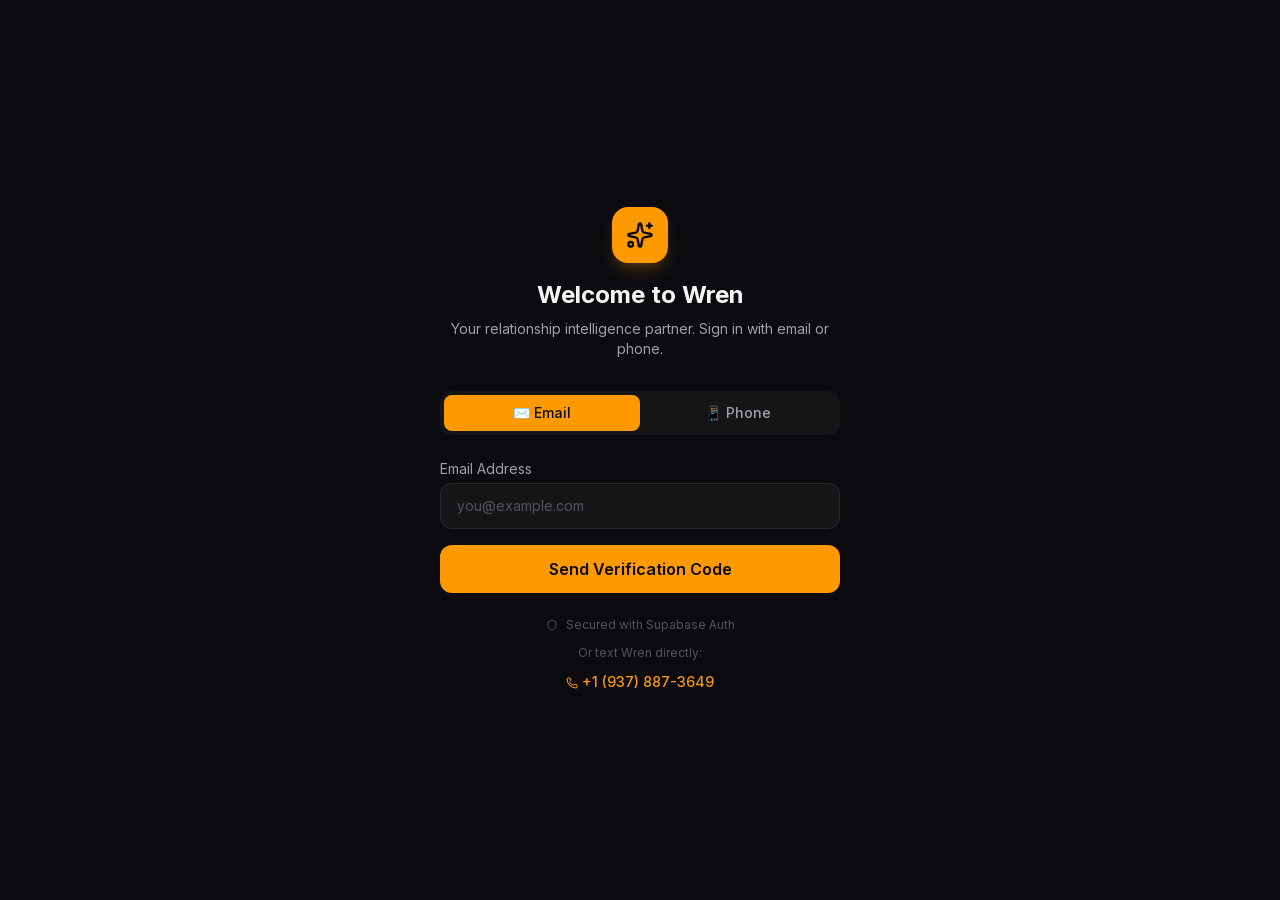
<file: connections.html>
<!DOCTYPE html><html lang="en" class="dark"><head><meta charSet="utf-8"/><meta name="viewport" content="width=device-width, initial-scale=1"/><link rel="preload" href="/_next/static/media/e4af272ccee01ff0-s.p.woff2" as="font" crossorigin="" type="font/woff2"/><link rel="stylesheet" href="/_next/static/css/af9f7f88d18a9fbd.css" data-precedence="next"/><link rel="preload" as="script" fetchPriority="low" href="/_next/static/chunks/webpack-f7799a713e61f363.js"/><script src="/_next/static/chunks/4bd1b696-215e5051988c3dde.js" async=""></script><script src="/_next/static/chunks/794-71ebe4d716f70c1e.js" async=""></script><script src="/_next/static/chunks/main-app-b858eb85b38a5fa3.js" async=""></script><script src="/_next/static/chunks/980-c87cd46dab8724d3.js" async=""></script><script src="/_next/static/chunks/app/layout-da67923f4f972ade.js" async=""></script><script src="/_next/static/chunks/app/connections/page-4ef186f56186931a.js" async=""></script><meta name="next-size-adjust" content=""/><title>Wren — The AI That Actually Knows You</title><meta name="description" content="Most AI learns your business. Ours learns you. Wren remembers what you care about, who matters to you, and what you said three months ago. Tiny bird. Massive results."/><meta property="og:title" content="Wren — The AI That Actually Knows You"/><meta property="og:description" content="Not another app to learn. A relationship that gets deeper over time. Text +1 (937) 887-3649 to start."/><meta property="og:url" content="https://wrenops.com"/><meta property="og:type" content="website"/><meta name="twitter:card" content="summary"/><meta name="twitter:title" content="Wren — The AI That Actually Knows You"/><meta name="twitter:description" content="Not another app to learn. A relationship that gets deeper over time. Text +1 (937) 887-3649 to start."/><link rel="icon" href="/favicon.ico?603d046c9a6fdfbb" type="image/x-icon" sizes="16x16"/><script src="/_next/static/chunks/polyfills-42372ed130431b0a.js" noModule=""></script></head><body class="__className_8b3a0b antialiased bg-[#0a0a0f] text-zinc-100"><div hidden=""><!--$--><!--/$--></div><div class="min-h-screen bg-[#0a0a0a] flex items-center justify-center"><div class="max-w-md w-full mx-auto p-8 text-center"><div class="flex flex-col items-center gap-4"><svg xmlns="http://www.w3.org/2000/svg" width="24" height="24" viewBox="0 0 24 24" fill="none" stroke="currentColor" stroke-width="2" stroke-linecap="round" stroke-linejoin="round" class="lucide lucide-loader-circle w-12 h-12 text-amber-400 animate-spin" aria-hidden="true"><path d="M21 12a9 9 0 1 1-6.219-8.56"></path></svg><p class="text-zinc-400">Processing connection...</p></div></div></div><!--$--><!--/$--><section aria-label="Notifications alt+T" tabindex="-1" aria-live="polite" aria-relevant="additions text" aria-atomic="false"></section><script src="/_next/static/chunks/webpack-f7799a713e61f363.js" id="_R_" async=""></script><script>(self.__next_f=self.__next_f||[]).push([0])</script><script>self.__next_f.push([1,"1:\"$Sreact.fragment\"\n2:I[7121,[],\"\"]\n3:I[4581,[],\"\"]\n4:I[6609,[\"980\",\"static/chunks/980-c87cd46dab8724d3.js\",\"177\",\"static/chunks/app/layout-da67923f4f972ade.js\"],\"Toaster\"]\n5:I[1304,[],\"ClientPageRoot\"]\n6:I[9495,[\"572\",\"static/chunks/app/connections/page-4ef186f56186931a.js\"],\"default\"]\n9:I[484,[],\"OutletBoundary\"]\na:\"$Sreact.suspense\"\nd:I[484,[],\"ViewportBoundary\"]\nf:I[484,[],\"MetadataBoundary\"]\n11:I[7123,[],\"default\",1]\n:HL[\"/_next/static/media/e4af272ccee01ff0-s.p.woff2\",\"font\",{\"crossOrigin\":\"\",\"type\":\"font/woff2\"}]\n:HL[\"/_next/static/css/af9f7f88d18a9fbd.css\",\"style\"]\n"])</script><script>self.__next_f.push([1,"0:{\"P\":null,\"c\":[\"\",\"connections\"],\"q\":\"\",\"i\":false,\"f\":[[[\"\",{\"children\":[\"connections\",{\"children\":[\"__PAGE__\",{}]}]},\"$undefined\",\"$undefined\",16],[[\"$\",\"$1\",\"c\",{\"children\":[[[\"$\",\"link\",\"0\",{\"rel\":\"stylesheet\",\"href\":\"/_next/static/css/af9f7f88d18a9fbd.css\",\"precedence\":\"next\",\"crossOrigin\":\"$undefined\",\"nonce\":\"$undefined\"}]],[\"$\",\"html\",null,{\"lang\":\"en\",\"className\":\"dark\",\"suppressHydrationWarning\":true,\"children\":[\"$\",\"body\",null,{\"className\":\"__className_8b3a0b antialiased bg-[#0a0a0f] text-zinc-100\",\"suppressHydrationWarning\":true,\"children\":[[\"$\",\"$L2\",null,{\"parallelRouterKey\":\"children\",\"error\":\"$undefined\",\"errorStyles\":\"$undefined\",\"errorScripts\":\"$undefined\",\"template\":[\"$\",\"$L3\",null,{}],\"templateStyles\":\"$undefined\",\"templateScripts\":\"$undefined\",\"notFound\":[[[\"$\",\"title\",null,{\"children\":\"404: This page could not be found.\"}],[\"$\",\"div\",null,{\"style\":{\"fontFamily\":\"system-ui,\\\"Segoe UI\\\",Roboto,Helvetica,Arial,sans-serif,\\\"Apple Color Emoji\\\",\\\"Segoe UI Emoji\\\"\",\"height\":\"100vh\",\"textAlign\":\"center\",\"display\":\"flex\",\"flexDirection\":\"column\",\"alignItems\":\"center\",\"justifyContent\":\"center\"},\"children\":[\"$\",\"div\",null,{\"children\":[[\"$\",\"style\",null,{\"dangerouslySetInnerHTML\":{\"__html\":\"body{color:#000;background:#fff;margin:0}.next-error-h1{border-right:1px solid rgba(0,0,0,.3)}@media (prefers-color-scheme:dark){body{color:#fff;background:#000}.next-error-h1{border-right:1px solid rgba(255,255,255,.3)}}\"}}],[\"$\",\"h1\",null,{\"className\":\"next-error-h1\",\"style\":{\"display\":\"inline-block\",\"margin\":\"0 20px 0 0\",\"padding\":\"0 23px 0 0\",\"fontSize\":24,\"fontWeight\":500,\"verticalAlign\":\"top\",\"lineHeight\":\"49px\"},\"children\":404}],[\"$\",\"div\",null,{\"style\":{\"display\":\"inline-block\"},\"children\":[\"$\",\"h2\",null,{\"style\":{\"fontSize\":14,\"fontWeight\":400,\"lineHeight\":\"49px\",\"margin\":0},\"children\":\"This page could not be found.\"}]}]]}]}]],[]],\"forbidden\":\"$undefined\",\"unauthorized\":\"$undefined\"}],[\"$\",\"$L4\",null,{\"position\":\"bottom-right\",\"richColors\":true}]]}]}]]}],{\"children\":[[\"$\",\"$1\",\"c\",{\"children\":[null,[\"$\",\"$L2\",null,{\"parallelRouterKey\":\"children\",\"error\":\"$undefined\",\"errorStyles\":\"$undefined\",\"errorScripts\":\"$undefined\",\"template\":[\"$\",\"$L3\",null,{}],\"templateStyles\":\"$undefined\",\"templateScripts\":\"$undefined\",\"notFound\":\"$undefined\",\"forbidden\":\"$undefined\",\"unauthorized\":\"$undefined\"}]]}],{\"children\":[[\"$\",\"$1\",\"c\",{\"children\":[[\"$\",\"$L5\",null,{\"Component\":\"$6\",\"serverProvidedParams\":{\"searchParams\":{},\"params\":{},\"promises\":[\"$@7\",\"$@8\"]}}],null,[\"$\",\"$L9\",null,{\"children\":[\"$\",\"$a\",null,{\"name\":\"Next.MetadataOutlet\",\"children\":\"$@b\"}]}]]}],{},null,false,null]},null,false,\"$@c\"]},null,false,null],[\"$\",\"$1\",\"h\",{\"children\":[null,[\"$\",\"$Ld\",null,{\"children\":\"$Le\"}],[\"$\",\"div\",null,{\"hidden\":true,\"children\":[\"$\",\"$Lf\",null,{\"children\":[\"$\",\"$a\",null,{\"name\":\"Next.Metadata\",\"children\":\"$L10\"}]}]}],[\"$\",\"meta\",null,{\"name\":\"next-size-adjust\",\"content\":\"\"}]]}],false]],\"m\":\"$undefined\",\"G\":[\"$11\",[]],\"S\":true,\"h\":null,\"s\":\"$undefined\",\"l\":\"$undefined\",\"p\":\"$undefined\",\"d\":\"$undefined\",\"b\":\"0QEBxyyhZfo2ZA4KMYZoa\"}\n"])</script><script>self.__next_f.push([1,"12:[]\nc:\"$W12\"\n7:{}\n8:\"$0:f:0:1:1:children:1:children:0:props:children:0:props:serverProvidedParams:params\"\n"])</script><script>self.__next_f.push([1,"e:[[\"$\",\"meta\",\"0\",{\"charSet\":\"utf-8\"}],[\"$\",\"meta\",\"1\",{\"name\":\"viewport\",\"content\":\"width=device-width, initial-scale=1\"}]]\n"])</script><script>self.__next_f.push([1,"13:I[6869,[],\"IconMark\"]\nb:null\n10:[[\"$\",\"title\",\"0\",{\"children\":\"Wren — The AI That Actually Knows You\"}],[\"$\",\"meta\",\"1\",{\"name\":\"description\",\"content\":\"Most AI learns your business. Ours learns you. Wren remembers what you care about, who matters to you, and what you said three months ago. Tiny bird. Massive results.\"}],[\"$\",\"meta\",\"2\",{\"property\":\"og:title\",\"content\":\"Wren — The AI That Actually Knows You\"}],[\"$\",\"meta\",\"3\",{\"property\":\"og:description\",\"content\":\"Not another app to learn. A relationship that gets deeper over time. Text +1 (937) 887-3649 to start.\"}],[\"$\",\"meta\",\"4\",{\"property\":\"og:url\",\"content\":\"https://wrenops.com\"}],[\"$\",\"meta\",\"5\",{\"property\":\"og:type\",\"content\":\"website\"}],[\"$\",\"meta\",\"6\",{\"name\":\"twitter:card\",\"content\":\"summary\"}],[\"$\",\"meta\",\"7\",{\"name\":\"twitter:title\",\"content\":\"Wren — The AI That Actually Knows You\"}],[\"$\",\"meta\",\"8\",{\"name\":\"twitter:description\",\"content\":\"Not another app to learn. A relationship that gets deeper over time. Text +1 (937) 887-3649 to start.\"}],[\"$\",\"link\",\"9\",{\"rel\":\"icon\",\"href\":\"/favicon.ico?603d046c9a6fdfbb\",\"type\":\"image/x-icon\",\"sizes\":\"16x16\"}],[\"$\",\"$L13\",\"10\",{}]]\n"])</script></body></html>
</file>
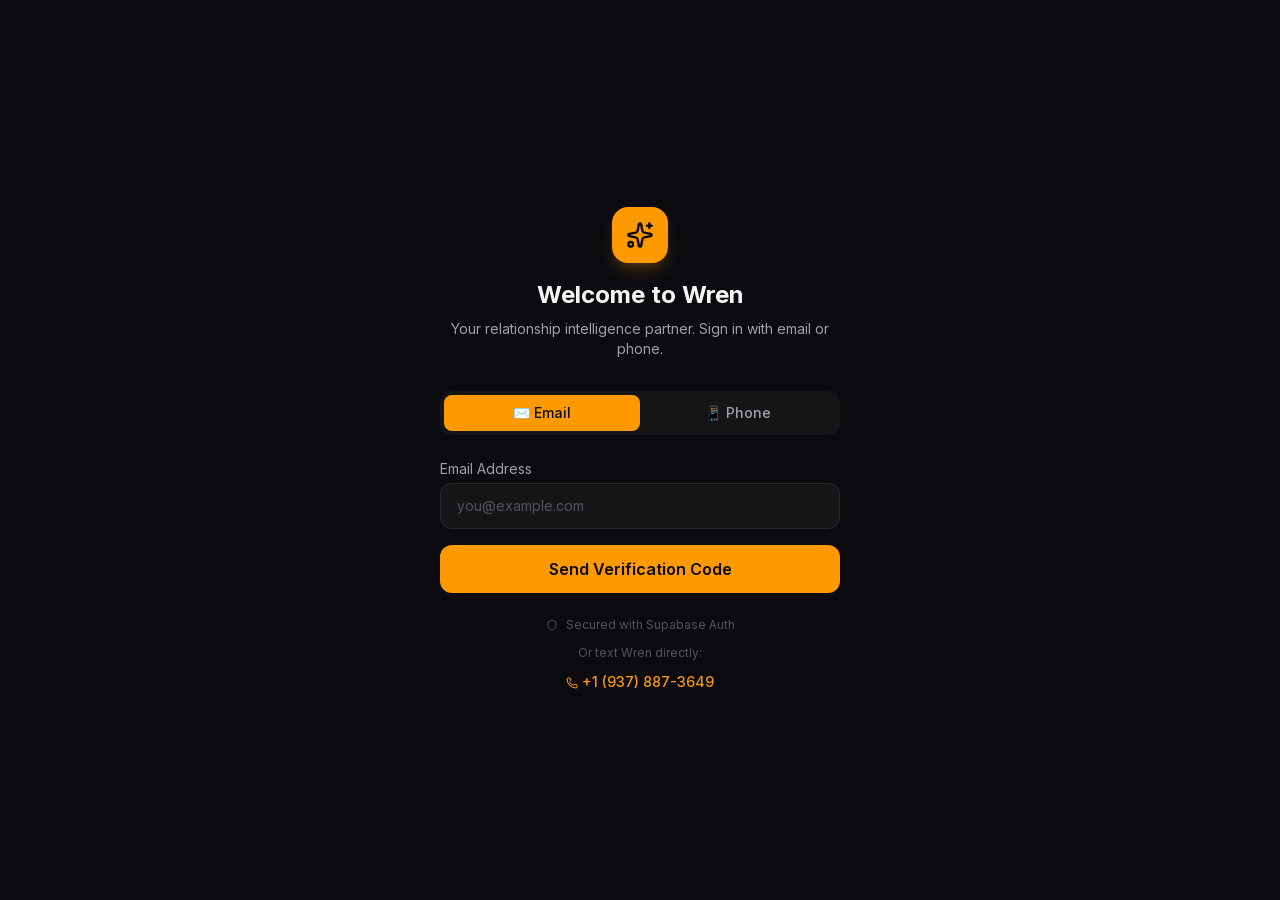
<file: dashboard.html>
<!DOCTYPE html><html lang="en" class="dark"><head><meta charSet="utf-8"/><meta name="viewport" content="width=device-width, initial-scale=1"/><link rel="preload" href="/_next/static/media/e4af272ccee01ff0-s.p.woff2" as="font" crossorigin="" type="font/woff2"/><link rel="stylesheet" href="/_next/static/css/af9f7f88d18a9fbd.css" data-precedence="next"/><link rel="preload" as="script" fetchPriority="low" href="/_next/static/chunks/webpack-f7799a713e61f363.js"/><script src="/_next/static/chunks/4bd1b696-215e5051988c3dde.js" async=""></script><script src="/_next/static/chunks/794-71ebe4d716f70c1e.js" async=""></script><script src="/_next/static/chunks/main-app-b858eb85b38a5fa3.js" async=""></script><script src="/_next/static/chunks/980-c87cd46dab8724d3.js" async=""></script><script src="/_next/static/chunks/app/layout-da67923f4f972ade.js" async=""></script><script src="/_next/static/chunks/44530001-4557e393594c4f57.js" async=""></script><script src="/_next/static/chunks/517-cb5ca8eb3d2ddb89.js" async=""></script><script src="/_next/static/chunks/620-d96283b54ed33e5a.js" async=""></script><script src="/_next/static/chunks/app/dashboard/page-149a5a76624032ec.js" async=""></script><meta name="next-size-adjust" content=""/><title>Wren Dashboard</title><meta name="description" content="Most AI learns your business. Ours learns you. Wren remembers what you care about, who matters to you, and what you said three months ago. Tiny bird. Massive results."/><meta property="og:title" content="Wren — The AI That Actually Knows You"/><meta property="og:description" content="Not another app to learn. A relationship that gets deeper over time. Text +1 (937) 887-3649 to start."/><meta property="og:url" content="https://wrenops.com"/><meta property="og:type" content="website"/><meta name="twitter:card" content="summary"/><meta name="twitter:title" content="Wren — The AI That Actually Knows You"/><meta name="twitter:description" content="Not another app to learn. A relationship that gets deeper over time. Text +1 (937) 887-3649 to start."/><link rel="icon" href="/favicon.ico?603d046c9a6fdfbb" type="image/x-icon" sizes="16x16"/><script src="/_next/static/chunks/polyfills-42372ed130431b0a.js" noModule=""></script></head><body class="__className_8b3a0b antialiased bg-[#0a0a0f] text-zinc-100"><div hidden=""><!--$--><!--/$--></div><div class="flex items-center justify-center min-h-screen bg-[#0a0a0f]"><div class="text-center"><div class="w-14 h-14 rounded-2xl bg-amber-500 flex items-center justify-center mx-auto mb-4 shadow-lg shadow-amber-500/20 animate-pulse"><svg xmlns="http://www.w3.org/2000/svg" width="24" height="24" viewBox="0 0 24 24" fill="none" stroke="currentColor" stroke-width="2" stroke-linecap="round" stroke-linejoin="round" class="lucide lucide-sparkles w-7 h-7 text-zinc-950" aria-hidden="true"><path d="M11.017 2.814a1 1 0 0 1 1.966 0l1.051 5.558a2 2 0 0 0 1.594 1.594l5.558 1.051a1 1 0 0 1 0 1.966l-5.558 1.051a2 2 0 0 0-1.594 1.594l-1.051 5.558a1 1 0 0 1-1.966 0l-1.051-5.558a2 2 0 0 0-1.594-1.594l-5.558-1.051a1 1 0 0 1 0-1.966l5.558-1.051a2 2 0 0 0 1.594-1.594z"></path><path d="M20 2v4"></path><path d="M22 4h-4"></path><circle cx="4" cy="20" r="2"></circle></svg></div><p class="text-zinc-400 text-sm">Loading Wren...</p></div></div><!--$--><!--/$--><section aria-label="Notifications alt+T" tabindex="-1" aria-live="polite" aria-relevant="additions text" aria-atomic="false"></section><script src="/_next/static/chunks/webpack-f7799a713e61f363.js" id="_R_" async=""></script><script>(self.__next_f=self.__next_f||[]).push([0])</script><script>self.__next_f.push([1,"1:\"$Sreact.fragment\"\n2:I[7121,[],\"\"]\n3:I[4581,[],\"\"]\n4:I[6609,[\"980\",\"static/chunks/980-c87cd46dab8724d3.js\",\"177\",\"static/chunks/app/layout-da67923f4f972ade.js\"],\"Toaster\"]\n5:I[2865,[\"730\",\"static/chunks/44530001-4557e393594c4f57.js\",\"517\",\"static/chunks/517-cb5ca8eb3d2ddb89.js\",\"620\",\"static/chunks/620-d96283b54ed33e5a.js\",\"105\",\"static/chunks/app/dashboard/page-149a5a76624032ec.js\"],\"default\"]\n6:I[484,[],\"OutletBoundary\"]\n7:\"$Sreact.suspense\"\na:I[484,[],\"ViewportBoundary\"]\nc:I[484,[],\"MetadataBoundary\"]\ne:I[7123,[],\"default\",1]\n:HL[\"/_next/static/media/e4af272ccee01ff0-s.p.woff2\",\"font\",{\"crossOrigin\":\"\",\"type\":\"font/woff2\"}]\n:HL[\"/_next/static/css/af9f7f88d18a9fbd.css\",\"style\"]\n"])</script><script>self.__next_f.push([1,"0:{\"P\":null,\"c\":[\"\",\"dashboard\"],\"q\":\"\",\"i\":false,\"f\":[[[\"\",{\"children\":[\"dashboard\",{\"children\":[\"__PAGE__\",{}]}]},\"$undefined\",\"$undefined\",16],[[\"$\",\"$1\",\"c\",{\"children\":[[[\"$\",\"link\",\"0\",{\"rel\":\"stylesheet\",\"href\":\"/_next/static/css/af9f7f88d18a9fbd.css\",\"precedence\":\"next\",\"crossOrigin\":\"$undefined\",\"nonce\":\"$undefined\"}]],[\"$\",\"html\",null,{\"lang\":\"en\",\"className\":\"dark\",\"suppressHydrationWarning\":true,\"children\":[\"$\",\"body\",null,{\"className\":\"__className_8b3a0b antialiased bg-[#0a0a0f] text-zinc-100\",\"suppressHydrationWarning\":true,\"children\":[[\"$\",\"$L2\",null,{\"parallelRouterKey\":\"children\",\"error\":\"$undefined\",\"errorStyles\":\"$undefined\",\"errorScripts\":\"$undefined\",\"template\":[\"$\",\"$L3\",null,{}],\"templateStyles\":\"$undefined\",\"templateScripts\":\"$undefined\",\"notFound\":[[[\"$\",\"title\",null,{\"children\":\"404: This page could not be found.\"}],[\"$\",\"div\",null,{\"style\":{\"fontFamily\":\"system-ui,\\\"Segoe UI\\\",Roboto,Helvetica,Arial,sans-serif,\\\"Apple Color Emoji\\\",\\\"Segoe UI Emoji\\\"\",\"height\":\"100vh\",\"textAlign\":\"center\",\"display\":\"flex\",\"flexDirection\":\"column\",\"alignItems\":\"center\",\"justifyContent\":\"center\"},\"children\":[\"$\",\"div\",null,{\"children\":[[\"$\",\"style\",null,{\"dangerouslySetInnerHTML\":{\"__html\":\"body{color:#000;background:#fff;margin:0}.next-error-h1{border-right:1px solid rgba(0,0,0,.3)}@media (prefers-color-scheme:dark){body{color:#fff;background:#000}.next-error-h1{border-right:1px solid rgba(255,255,255,.3)}}\"}}],[\"$\",\"h1\",null,{\"className\":\"next-error-h1\",\"style\":{\"display\":\"inline-block\",\"margin\":\"0 20px 0 0\",\"padding\":\"0 23px 0 0\",\"fontSize\":24,\"fontWeight\":500,\"verticalAlign\":\"top\",\"lineHeight\":\"49px\"},\"children\":404}],[\"$\",\"div\",null,{\"style\":{\"display\":\"inline-block\"},\"children\":[\"$\",\"h2\",null,{\"style\":{\"fontSize\":14,\"fontWeight\":400,\"lineHeight\":\"49px\",\"margin\":0},\"children\":\"This page could not be found.\"}]}]]}]}]],[]],\"forbidden\":\"$undefined\",\"unauthorized\":\"$undefined\"}],[\"$\",\"$L4\",null,{\"position\":\"bottom-right\",\"richColors\":true}]]}]}]]}],{\"children\":[[\"$\",\"$1\",\"c\",{\"children\":[null,[\"$\",\"$L2\",null,{\"parallelRouterKey\":\"children\",\"error\":\"$undefined\",\"errorStyles\":\"$undefined\",\"errorScripts\":\"$undefined\",\"template\":[\"$\",\"$L3\",null,{}],\"templateStyles\":\"$undefined\",\"templateScripts\":\"$undefined\",\"notFound\":\"$undefined\",\"forbidden\":\"$undefined\",\"unauthorized\":\"$undefined\"}]]}],{\"children\":[[\"$\",\"$1\",\"c\",{\"children\":[[\"$\",\"$L5\",null,{}],null,[\"$\",\"$L6\",null,{\"children\":[\"$\",\"$7\",null,{\"name\":\"Next.MetadataOutlet\",\"children\":\"$@8\"}]}]]}],{},null,false,null]},null,false,\"$@9\"]},null,false,null],[\"$\",\"$1\",\"h\",{\"children\":[null,[\"$\",\"$La\",null,{\"children\":\"$Lb\"}],[\"$\",\"div\",null,{\"hidden\":true,\"children\":[\"$\",\"$Lc\",null,{\"children\":[\"$\",\"$7\",null,{\"name\":\"Next.Metadata\",\"children\":\"$Ld\"}]}]}],[\"$\",\"meta\",null,{\"name\":\"next-size-adjust\",\"content\":\"\"}]]}],false]],\"m\":\"$undefined\",\"G\":[\"$e\",[]],\"S\":true,\"h\":null,\"s\":\"$undefined\",\"l\":\"$undefined\",\"p\":\"$undefined\",\"d\":\"$undefined\",\"b\":\"0QEBxyyhZfo2ZA4KMYZoa\"}\n"])</script><script>self.__next_f.push([1,"f:[]\n9:\"$Wf\"\n"])</script><script>self.__next_f.push([1,"b:[[\"$\",\"meta\",\"0\",{\"charSet\":\"utf-8\"}],[\"$\",\"meta\",\"1\",{\"name\":\"viewport\",\"content\":\"width=device-width, initial-scale=1\"}]]\n"])</script><script>self.__next_f.push([1,"10:I[6869,[],\"IconMark\"]\n8:null\nd:[[\"$\",\"title\",\"0\",{\"children\":\"Wren Dashboard\"}],[\"$\",\"meta\",\"1\",{\"name\":\"description\",\"content\":\"Most AI learns your business. Ours learns you. Wren remembers what you care about, who matters to you, and what you said three months ago. Tiny bird. Massive results.\"}],[\"$\",\"meta\",\"2\",{\"property\":\"og:title\",\"content\":\"Wren — The AI That Actually Knows You\"}],[\"$\",\"meta\",\"3\",{\"property\":\"og:description\",\"content\":\"Not another app to learn. A relationship that gets deeper over time. Text +1 (937) 887-3649 to start.\"}],[\"$\",\"meta\",\"4\",{\"property\":\"og:url\",\"content\":\"https://wrenops.com\"}],[\"$\",\"meta\",\"5\",{\"property\":\"og:type\",\"content\":\"website\"}],[\"$\",\"meta\",\"6\",{\"name\":\"twitter:card\",\"content\":\"summary\"}],[\"$\",\"meta\",\"7\",{\"name\":\"twitter:title\",\"content\":\"Wren — The AI That Actually Knows You\"}],[\"$\",\"meta\",\"8\",{\"name\":\"twitter:description\",\"content\":\"Not another app to learn. A relationship that gets deeper over time. Text +1 (937) 887-3649 to start.\"}],[\"$\",\"link\",\"9\",{\"rel\":\"icon\",\"href\":\"/favicon.ico?603d046c9a6fdfbb\",\"type\":\"image/x-icon\",\"sizes\":\"16x16\"}],[\"$\",\"$L10\",\"10\",{}]]\n"])</script></body></html>
</file>
<file: _next/static/css/af9f7f88d18a9fbd.css>
@font-face{font-family:Inter;font-style:normal;font-weight:400;font-display:swap;src:url(/_next/static/media/ba9851c3c22cd980-s.woff2) format("woff2");unicode-range:u+0460-052f,u+1c80-1c8a,u+20b4,u+2de0-2dff,u+a640-a69f,u+fe2e-fe2f}@font-face{font-family:Inter;font-style:normal;font-weight:400;font-display:swap;src:url(/_next/static/media/21350d82a1f187e9-s.woff2) format("woff2");unicode-range:u+0301,u+0400-045f,u+0490-0491,u+04b0-04b1,u+2116}@font-face{font-family:Inter;font-style:normal;font-weight:400;font-display:swap;src:url(/_next/static/media/c5fe6dc8356a8c31-s.woff2) format("woff2");unicode-range:u+1f??}@font-face{font-family:Inter;font-style:normal;font-weight:400;font-display:swap;src:url(/_next/static/media/19cfc7226ec3afaa-s.woff2) format("woff2");unicode-range:u+0370-0377,u+037a-037f,u+0384-038a,u+038c,u+038e-03a1,u+03a3-03ff}@font-face{font-family:Inter;font-style:normal;font-weight:400;font-display:swap;src:url(/_next/static/media/df0a9ae256c0569c-s.woff2) format("woff2");unicode-range:u+0102-0103,u+0110-0111,u+0128-0129,u+0168-0169,u+01a0-01a1,u+01af-01b0,u+0300-0301,u+0303-0304,u+0308-0309,u+0323,u+0329,u+1ea0-1ef9,u+20ab}@font-face{font-family:Inter;font-style:normal;font-weight:400;font-display:swap;src:url(/_next/static/media/8e9860b6e62d6359-s.woff2) format("woff2");unicode-range:u+0100-02ba,u+02bd-02c5,u+02c7-02cc,u+02ce-02d7,u+02dd-02ff,u+0304,u+0308,u+0329,u+1d00-1dbf,u+1e00-1e9f,u+1ef2-1eff,u+2020,u+20a0-20ab,u+20ad-20c0,u+2113,u+2c60-2c7f,u+a720-a7ff}@font-face{font-family:Inter;font-style:normal;font-weight:400;font-display:swap;src:url(/_next/static/media/e4af272ccee01ff0-s.p.woff2) format("woff2");unicode-range:u+00??,u+0131,u+0152-0153,u+02bb-02bc,u+02c6,u+02da,u+02dc,u+0304,u+0308,u+0329,u+2000-206f,u+20ac,u+2122,u+2191,u+2193,u+2212,u+2215,u+feff,u+fffd}@font-face{font-family:Inter;font-style:normal;font-weight:500;font-display:swap;src:url(/_next/static/media/ba9851c3c22cd980-s.woff2) format("woff2");unicode-range:u+0460-052f,u+1c80-1c8a,u+20b4,u+2de0-2dff,u+a640-a69f,u+fe2e-fe2f}@font-face{font-family:Inter;font-style:normal;font-weight:500;font-display:swap;src:url(/_next/static/media/21350d82a1f187e9-s.woff2) format("woff2");unicode-range:u+0301,u+0400-045f,u+0490-0491,u+04b0-04b1,u+2116}@font-face{font-family:Inter;font-style:normal;font-weight:500;font-display:swap;src:url(/_next/static/media/c5fe6dc8356a8c31-s.woff2) format("woff2");unicode-range:u+1f??}@font-face{font-family:Inter;font-style:normal;font-weight:500;font-display:swap;src:url(/_next/static/media/19cfc7226ec3afaa-s.woff2) format("woff2");unicode-range:u+0370-0377,u+037a-037f,u+0384-038a,u+038c,u+038e-03a1,u+03a3-03ff}@font-face{font-family:Inter;font-style:normal;font-weight:500;font-display:swap;src:url(/_next/static/media/df0a9ae256c0569c-s.woff2) format("woff2");unicode-range:u+0102-0103,u+0110-0111,u+0128-0129,u+0168-0169,u+01a0-01a1,u+01af-01b0,u+0300-0301,u+0303-0304,u+0308-0309,u+0323,u+0329,u+1ea0-1ef9,u+20ab}@font-face{font-family:Inter;font-style:normal;font-weight:500;font-display:swap;src:url(/_next/static/media/8e9860b6e62d6359-s.woff2) format("woff2");unicode-range:u+0100-02ba,u+02bd-02c5,u+02c7-02cc,u+02ce-02d7,u+02dd-02ff,u+0304,u+0308,u+0329,u+1d00-1dbf,u+1e00-1e9f,u+1ef2-1eff,u+2020,u+20a0-20ab,u+20ad-20c0,u+2113,u+2c60-2c7f,u+a720-a7ff}@font-face{font-family:Inter;font-style:normal;font-weight:500;font-display:swap;src:url(/_next/static/media/e4af272ccee01ff0-s.p.woff2) format("woff2");unicode-range:u+00??,u+0131,u+0152-0153,u+02bb-02bc,u+02c6,u+02da,u+02dc,u+0304,u+0308,u+0329,u+2000-206f,u+20ac,u+2122,u+2191,u+2193,u+2212,u+2215,u+feff,u+fffd}@font-face{font-family:Inter;font-style:normal;font-weight:600;font-display:swap;src:url(/_next/static/media/ba9851c3c22cd980-s.woff2) format("woff2");unicode-range:u+0460-052f,u+1c80-1c8a,u+20b4,u+2de0-2dff,u+a640-a69f,u+fe2e-fe2f}@font-face{font-family:Inter;font-style:normal;font-weight:600;font-display:swap;src:url(/_next/static/media/21350d82a1f187e9-s.woff2) format("woff2");unicode-range:u+0301,u+0400-045f,u+0490-0491,u+04b0-04b1,u+2116}@font-face{font-family:Inter;font-style:normal;font-weight:600;font-display:swap;src:url(/_next/static/media/c5fe6dc8356a8c31-s.woff2) format("woff2");unicode-range:u+1f??}@font-face{font-family:Inter;font-style:normal;font-weight:600;font-display:swap;src:url(/_next/static/media/19cfc7226ec3afaa-s.woff2) format("woff2");unicode-range:u+0370-0377,u+037a-037f,u+0384-038a,u+038c,u+038e-03a1,u+03a3-03ff}@font-face{font-family:Inter;font-style:normal;font-weight:600;font-display:swap;src:url(/_next/static/media/df0a9ae256c0569c-s.woff2) format("woff2");unicode-range:u+0102-0103,u+0110-0111,u+0128-0129,u+0168-0169,u+01a0-01a1,u+01af-01b0,u+0300-0301,u+0303-0304,u+0308-0309,u+0323,u+0329,u+1ea0-1ef9,u+20ab}@font-face{font-family:Inter;font-style:normal;font-weight:600;font-display:swap;src:url(/_next/static/media/8e9860b6e62d6359-s.woff2) format("woff2");unicode-range:u+0100-02ba,u+02bd-02c5,u+02c7-02cc,u+02ce-02d7,u+02dd-02ff,u+0304,u+0308,u+0329,u+1d00-1dbf,u+1e00-1e9f,u+1ef2-1eff,u+2020,u+20a0-20ab,u+20ad-20c0,u+2113,u+2c60-2c7f,u+a720-a7ff}@font-face{font-family:Inter;font-style:normal;font-weight:600;font-display:swap;src:url(/_next/static/media/e4af272ccee01ff0-s.p.woff2) format("woff2");unicode-range:u+00??,u+0131,u+0152-0153,u+02bb-02bc,u+02c6,u+02da,u+02dc,u+0304,u+0308,u+0329,u+2000-206f,u+20ac,u+2122,u+2191,u+2193,u+2212,u+2215,u+feff,u+fffd}@font-face{font-family:Inter;font-style:normal;font-weight:700;font-display:swap;src:url(/_next/static/media/ba9851c3c22cd980-s.woff2) format("woff2");unicode-range:u+0460-052f,u+1c80-1c8a,u+20b4,u+2de0-2dff,u+a640-a69f,u+fe2e-fe2f}@font-face{font-family:Inter;font-style:normal;font-weight:700;font-display:swap;src:url(/_next/static/media/21350d82a1f187e9-s.woff2) format("woff2");unicode-range:u+0301,u+0400-045f,u+0490-0491,u+04b0-04b1,u+2116}@font-face{font-family:Inter;font-style:normal;font-weight:700;font-display:swap;src:url(/_next/static/media/c5fe6dc8356a8c31-s.woff2) format("woff2");unicode-range:u+1f??}@font-face{font-family:Inter;font-style:normal;font-weight:700;font-display:swap;src:url(/_next/static/media/19cfc7226ec3afaa-s.woff2) format("woff2");unicode-range:u+0370-0377,u+037a-037f,u+0384-038a,u+038c,u+038e-03a1,u+03a3-03ff}@font-face{font-family:Inter;font-style:normal;font-weight:700;font-display:swap;src:url(/_next/static/media/df0a9ae256c0569c-s.woff2) format("woff2");unicode-range:u+0102-0103,u+0110-0111,u+0128-0129,u+0168-0169,u+01a0-01a1,u+01af-01b0,u+0300-0301,u+0303-0304,u+0308-0309,u+0323,u+0329,u+1ea0-1ef9,u+20ab}@font-face{font-family:Inter;font-style:normal;font-weight:700;font-display:swap;src:url(/_next/static/media/8e9860b6e62d6359-s.woff2) format("woff2");unicode-range:u+0100-02ba,u+02bd-02c5,u+02c7-02cc,u+02ce-02d7,u+02dd-02ff,u+0304,u+0308,u+0329,u+1d00-1dbf,u+1e00-1e9f,u+1ef2-1eff,u+2020,u+20a0-20ab,u+20ad-20c0,u+2113,u+2c60-2c7f,u+a720-a7ff}@font-face{font-family:Inter;font-style:normal;font-weight:700;font-display:swap;src:url(/_next/static/media/e4af272ccee01ff0-s.p.woff2) format("woff2");unicode-range:u+00??,u+0131,u+0152-0153,u+02bb-02bc,u+02c6,u+02da,u+02dc,u+0304,u+0308,u+0329,u+2000-206f,u+20ac,u+2122,u+2191,u+2193,u+2212,u+2215,u+feff,u+fffd}@font-face{font-family:Inter Fallback;src:local("Arial");ascent-override:90.44%;descent-override:22.52%;line-gap-override:0.00%;size-adjust:107.12%}.__className_8b3a0b{font-family:Inter,Inter Fallback;font-style:normal}

/*! tailwindcss v4.2.4 | MIT License | https://tailwindcss.com */@layer properties{@supports (((-webkit-hyphens:none)) and (not (margin-trim:inline))) or ((-moz-orient:inline) and (not (color:rgb(from red r g b)))){*,::backdrop,:after,:before{--tw-translate-x:0;--tw-translate-y:0;--tw-translate-z:0;--tw-scale-x:1;--tw-scale-y:1;--tw-scale-z:1;--tw-rotate-x:initial;--tw-rotate-y:initial;--tw-rotate-z:initial;--tw-skew-x:initial;--tw-skew-y:initial;--tw-pan-x:initial;--tw-pan-y:initial;--tw-pinch-zoom:initial;--tw-space-y-reverse:0;--tw-space-x-reverse:0;--tw-divide-x-reverse:0;--tw-border-style:solid;--tw-divide-y-reverse:0;--tw-gradient-position:initial;--tw-gradient-from:#0000;--tw-gradient-via:#0000;--tw-gradient-to:#0000;--tw-gradient-stops:initial;--tw-gradient-via-stops:initial;--tw-gradient-from-position:0%;--tw-gradient-via-position:50%;--tw-gradient-to-position:100%;--tw-leading:initial;--tw-font-weight:initial;--tw-tracking:initial;--tw-ordinal:initial;--tw-slashed-zero:initial;--tw-numeric-figure:initial;--tw-numeric-spacing:initial;--tw-numeric-fraction:initial;--tw-shadow:0 0 #0000;--tw-shadow-color:initial;--tw-shadow-alpha:100%;--tw-inset-shadow:0 0 #0000;--tw-inset-shadow-color:initial;--tw-inset-shadow-alpha:100%;--tw-ring-color:initial;--tw-ring-shadow:0 0 #0000;--tw-inset-ring-color:initial;--tw-inset-ring-shadow:0 0 #0000;--tw-ring-inset:initial;--tw-ring-offset-width:0px;--tw-ring-offset-color:#fff;--tw-ring-offset-shadow:0 0 #0000;--tw-outline-style:solid;--tw-blur:initial;--tw-brightness:initial;--tw-contrast:initial;--tw-grayscale:initial;--tw-hue-rotate:initial;--tw-invert:initial;--tw-opacity:initial;--tw-saturate:initial;--tw-sepia:initial;--tw-drop-shadow:initial;--tw-drop-shadow-color:initial;--tw-drop-shadow-alpha:100%;--tw-drop-shadow-size:initial;--tw-backdrop-blur:initial;--tw-backdrop-brightness:initial;--tw-backdrop-contrast:initial;--tw-backdrop-grayscale:initial;--tw-backdrop-hue-rotate:initial;--tw-backdrop-invert:initial;--tw-backdrop-opacity:initial;--tw-backdrop-saturate:initial;--tw-backdrop-sepia:initial;--tw-duration:initial;--tw-ease:initial;--tw-content:""}}}@layer theme{:host,:root{--font-sans:ui-sans-serif,system-ui,sans-serif,"Apple Color Emoji","Segoe UI Emoji","Segoe UI Symbol","Noto Color Emoji";--font-mono:ui-monospace,SFMono-Regular,Menlo,Monaco,Consolas,"Liberation Mono","Courier New",monospace;--color-red-300:oklch(80.8% .114 19.571);--color-red-400:oklch(70.4% .191 22.216);--color-red-500:oklch(63.7% .237 25.331);--color-orange-400:oklch(75% .183 55.934);--color-orange-500:oklch(70.5% .213 47.604);--color-amber-200:oklch(92.4% .12 95.746);--color-amber-400:oklch(82.8% .189 84.429);--color-amber-500:oklch(76.9% .188 70.08);--color-green-400:oklch(79.2% .209 151.711);--color-green-500:oklch(72.3% .219 149.579);--color-emerald-400:oklch(76.5% .177 163.223);--color-emerald-500:oklch(69.6% .17 162.48);--color-cyan-500:oklch(71.5% .143 215.221);--color-blue-400:oklch(70.7% .165 254.624);--color-blue-500:oklch(62.3% .214 259.815);--color-purple-400:oklch(71.4% .203 305.504);--color-purple-500:oklch(62.7% .265 303.9);--color-pink-400:oklch(71.8% .202 349.761);--color-pink-500:oklch(65.6% .241 354.308);--color-zinc-100:oklch(96.7% .001 286.375);--color-zinc-200:oklch(92% .004 286.32);--color-zinc-300:oklch(87.1% .006 286.286);--color-zinc-400:oklch(70.5% .015 286.067);--color-zinc-500:oklch(55.2% .016 285.938);--color-zinc-600:oklch(44.2% .017 285.786);--color-zinc-700:oklch(37% .013 285.805);--color-zinc-800:oklch(27.4% .006 286.033);--color-zinc-900:oklch(21% .006 285.885);--color-zinc-950:oklch(14.1% .005 285.823);--color-black:#000;--color-white:#fff;--spacing:.25rem;--container-xs:20rem;--container-sm:24rem;--container-md:28rem;--container-xl:36rem;--container-2xl:42rem;--container-3xl:48rem;--container-6xl:72rem;--text-xs:.75rem;--text-xs--line-height:calc(1 / .75);--text-sm:.875rem;--text-sm--line-height:calc(1.25 / .875);--text-base:1rem;--text-base--line-height:calc(1.5 / 1);--text-lg:1.125rem;--text-lg--line-height:calc(1.75 / 1.125);--text-xl:1.25rem;--text-xl--line-height:calc(1.75 / 1.25);--text-2xl:1.5rem;--text-2xl--line-height:calc(2 / 1.5);--text-3xl:1.875rem;--text-3xl--line-height:calc(2.25 / 1.875);--text-4xl:2.25rem;--text-4xl--line-height:calc(2.5 / 2.25);--text-6xl:3.75rem;--text-6xl--line-height:1;--text-7xl:4.5rem;--text-7xl--line-height:1;--font-weight-medium:500;--font-weight-semibold:600;--font-weight-bold:700;--tracking-tight:-.025em;--tracking-wide:.025em;--tracking-wider:.05em;--tracking-widest:.1em;--leading-snug:1.375;--leading-relaxed:1.625;--radius-sm:.25rem;--radius-md:.375rem;--radius-lg:.5rem;--radius-xl:.75rem;--radius-2xl:1rem;--radius-3xl:1.5rem;--radius-4xl:2rem;--ease-in-out:cubic-bezier(.4,0,.2,1);--animate-spin:spin 1s linear infinite;--animate-pulse:pulse 2s cubic-bezier(.4,0,.6,1) infinite;--animate-bounce:bounce 1s infinite;--blur-xs:4px;--blur-sm:8px;--blur-md:12px;--default-transition-duration:.15s;--default-transition-timing-function:cubic-bezier(.4,0,.2,1);--default-font-family:var(--font-sans);--default-mono-font-family:var(--font-mono);--radius:.75rem;--color-background:oklch(2% 0 0);--color-foreground:oklch(98% 0 0);--color-card:oklch(4% 0 0);--color-card-foreground:oklch(98% 0 0);--color-popover:oklch(4% 0 0);--color-popover-foreground:oklch(98% 0 0);--color-primary:oklch(76% .16 75);--color-primary-foreground:oklch(2% 0 0);--color-secondary:oklch(12% 0 0);--color-secondary-foreground:oklch(98% 0 0);--color-muted:oklch(12% 0 0);--color-muted-foreground:oklch(64% 0 0);--color-accent:oklch(12% 0 0);--color-accent-foreground:oklch(98% 0 0);--color-destructive:oklch(39% .15 25);--color-border:oklch(12% 0 0);--color-input:oklch(12% 0 0);--color-ring:oklch(76% .16 75)}}@layer base{*,::backdrop,:after,:before{box-sizing:border-box;border:0 solid;margin:0;padding:0}::file-selector-button{box-sizing:border-box;border:0 solid;margin:0;padding:0}:host,html{-webkit-text-size-adjust:100%;tab-size:4;line-height:1.5;font-family:var(--default-font-family,ui-sans-serif,system-ui,sans-serif,"Apple Color Emoji","Segoe UI Emoji","Segoe UI Symbol","Noto Color Emoji");font-feature-settings:var(--default-font-feature-settings,normal);font-variation-settings:var(--default-font-variation-settings,normal);-webkit-tap-highlight-color:transparent}hr{height:0;color:inherit;border-top-width:1px}abbr:where([title]){-webkit-text-decoration:underline dotted;text-decoration:underline dotted}h1,h2,h3,h4,h5,h6{font-size:inherit;font-weight:inherit}a{color:inherit;-webkit-text-decoration:inherit;text-decoration:inherit}b,strong{font-weight:bolder}code,kbd,pre,samp{font-family:var(--default-mono-font-family,ui-monospace,SFMono-Regular,Menlo,Monaco,Consolas,"Liberation Mono","Courier New",monospace);font-feature-settings:var(--default-mono-font-feature-settings,normal);font-variation-settings:var(--default-mono-font-variation-settings,normal);font-size:1em}small{font-size:80%}sub,sup{vertical-align:baseline;font-size:75%;line-height:0;position:relative}sub{bottom:-.25em}sup{top:-.5em}table{text-indent:0;border-color:inherit;border-collapse:collapse}:-moz-focusring{outline:auto}progress{vertical-align:baseline}summary{display:list-item}menu,ol,ul{list-style:none}audio,canvas,embed,iframe,img,object,svg,video{vertical-align:middle;display:block}img,video{max-width:100%;height:auto}button,input,optgroup,select,textarea{font:inherit;font-feature-settings:inherit;font-variation-settings:inherit;letter-spacing:inherit;color:inherit;opacity:1;background-color:#0000;border-radius:0}::file-selector-button{font:inherit;font-feature-settings:inherit;font-variation-settings:inherit;letter-spacing:inherit;color:inherit;opacity:1;background-color:#0000;border-radius:0}:where(select:is([multiple],[size])) optgroup{font-weight:bolder}:where(select:is([multiple],[size])) optgroup option{padding-inline-start:20px}::file-selector-button{margin-inline-end:4px}::placeholder{opacity:1}@supports (not ((-webkit-appearance:-apple-pay-button))) or (contain-intrinsic-size:1px){::placeholder{color:currentColor}@supports (color:color-mix(in lab,red,red)){::placeholder{color:color-mix(in oklab,currentcolor 50%,transparent)}}}textarea{resize:vertical}::-webkit-search-decoration{-webkit-appearance:none}::-webkit-date-and-time-value{min-height:1lh;text-align:inherit}::-webkit-datetime-edit{display:inline-flex}::-webkit-datetime-edit-fields-wrapper{padding:0}::-webkit-datetime-edit,::-webkit-datetime-edit-year-field{padding-block:0}::-webkit-datetime-edit-day-field,::-webkit-datetime-edit-month-field{padding-block:0}::-webkit-datetime-edit-hour-field,::-webkit-datetime-edit-minute-field{padding-block:0}::-webkit-datetime-edit-millisecond-field,::-webkit-datetime-edit-second-field{padding-block:0}::-webkit-datetime-edit-meridiem-field{padding-block:0}::-webkit-calendar-picker-indicator{line-height:1}:-moz-ui-invalid{box-shadow:none}button,input:where([type=button],[type=reset],[type=submit]){appearance:button}::file-selector-button{appearance:button}::-webkit-inner-spin-button,::-webkit-outer-spin-button{height:auto}[hidden]:where(:not([hidden=until-found])){display:none!important}}@layer components;@layer utilities{.\@container\/card-header{container:card-header/inline-size}.pointer-events-none{pointer-events:none}.collapse{visibility:collapse}.invisible{visibility:hidden}.visible{visibility:visible}.sr-only{clip-path:inset(50%);white-space:nowrap;border-width:0;width:1px;height:1px;margin:-1px;padding:0;position:absolute;overflow:hidden}.not-sr-only{clip-path:none;white-space:normal;width:auto;height:auto;margin:0;padding:0;position:static;overflow:visible}.absolute{position:absolute}.fixed{position:fixed}.relative{position:relative}.static{position:static}.sticky{position:sticky}.inset-0{inset:calc(var(--spacing) * 0)}.start{inset-inline-start:var(--spacing)}.end{inset-inline-end:var(--spacing)}.-top-1{top:calc(var(--spacing) * -1)}.-top-3{top:calc(var(--spacing) * -3)}.top-0{top:calc(var(--spacing) * 0)}.top-1\/2{top:50%}.top-1\/4{top:25%}.top-2{top:calc(var(--spacing) * 2)}.top-3{top:calc(var(--spacing) * 3)}.-right-1{right:calc(var(--spacing) * -1)}.right-0{right:calc(var(--spacing) * 0)}.right-2{right:calc(var(--spacing) * 2)}.right-3{right:calc(var(--spacing) * 3)}.bottom-0{bottom:calc(var(--spacing) * 0)}.left-1\/2{left:50%}.isolate{isolation:isolate}.isolation-auto{isolation:auto}.z-10{z-index:10}.z-40{z-index:40}.z-50{z-index:50}.col-start-2{grid-column-start:2}.row-span-2{grid-row:span 2/span 2}.row-start-1{grid-row-start:1}.container{width:100%}@media (min-width:40rem){.container{max-width:40rem}}@media (min-width:48rem){.container{max-width:48rem}}@media (min-width:64rem){.container{max-width:64rem}}@media (min-width:80rem){.container{max-width:80rem}}@media (min-width:96rem){.container{max-width:96rem}}.-mx-1{margin-inline:calc(var(--spacing) * -1)}.-mx-4{margin-inline:calc(var(--spacing) * -4)}.mx-auto{margin-inline:auto}.my-1{margin-block:calc(var(--spacing) * 1)}.mt-1{margin-top:calc(var(--spacing) * 1)}.mt-2{margin-top:calc(var(--spacing) * 2)}.mt-3{margin-top:calc(var(--spacing) * 3)}.mt-4{margin-top:calc(var(--spacing) * 4)}.mt-6{margin-top:calc(var(--spacing) * 6)}.mt-8{margin-top:calc(var(--spacing) * 8)}.mt-auto{margin-top:auto}.mr-1{margin-right:calc(var(--spacing) * 1)}.-mb-4{margin-bottom:calc(var(--spacing) * -4)}.mb-0\.5{margin-bottom:calc(var(--spacing) * .5)}.mb-1{margin-bottom:calc(var(--spacing) * 1)}.mb-2{margin-bottom:calc(var(--spacing) * 2)}.mb-3{margin-bottom:calc(var(--spacing) * 3)}.mb-4{margin-bottom:calc(var(--spacing) * 4)}.mb-6{margin-bottom:calc(var(--spacing) * 6)}.mb-8{margin-bottom:calc(var(--spacing) * 8)}.mb-10{margin-bottom:calc(var(--spacing) * 10)}.mb-12{margin-bottom:calc(var(--spacing) * 12)}.mb-16{margin-bottom:calc(var(--spacing) * 16)}.ml-1{margin-left:calc(var(--spacing) * 1)}.ml-3{margin-left:calc(var(--spacing) * 3)}.ml-auto{margin-left:auto}.block{display:block}.contents{display:contents}.flex{display:flex}.flow-root{display:flow-root}.grid{display:grid}.hidden{display:none}.inline{display:inline}.inline-block{display:inline-block}.inline-flex{display:inline-flex}.inline-grid{display:inline-grid}.inline-table{display:inline-table}.list-item{display:list-item}.table{display:table}.table-caption{display:table-caption}.table-cell{display:table-cell}.table-column{display:table-column}.table-column-group{display:table-column-group}.table-footer-group{display:table-footer-group}.table-header-group{display:table-header-group}.table-row{display:table-row}.table-row-group{display:table-row-group}.field-sizing-content{field-sizing:content}.aspect-square{aspect-ratio:1}.size-6{width:calc(var(--spacing) * 6);height:calc(var(--spacing) * 6)}.size-7{width:calc(var(--spacing) * 7);height:calc(var(--spacing) * 7)}.size-8{width:calc(var(--spacing) * 8);height:calc(var(--spacing) * 8)}.size-9{width:calc(var(--spacing) * 9);height:calc(var(--spacing) * 9)}.size-full{width:100%;height:100%}.h-2{height:calc(var(--spacing) * 2)}.h-3{height:calc(var(--spacing) * 3)}.h-3\.5{height:calc(var(--spacing) * 3.5)}.h-4{height:calc(var(--spacing) * 4)}.h-5{height:calc(var(--spacing) * 5)}.h-6{height:calc(var(--spacing) * 6)}.h-7{height:calc(var(--spacing) * 7)}.h-8{height:calc(var(--spacing) * 8)}.h-9{height:calc(var(--spacing) * 9)}.h-10{height:calc(var(--spacing) * 10)}.h-11{height:calc(var(--spacing) * 11)}.h-12{height:calc(var(--spacing) * 12)}.h-14{height:calc(var(--spacing) * 14)}.h-16{height:calc(var(--spacing) * 16)}.h-32{height:calc(var(--spacing) * 32)}.h-64{height:calc(var(--spacing) * 64)}.h-\[600px\]{height:600px}.h-\[calc\(100\%-1px\)\]{height:calc(100% - 1px)}.h-full{height:100%}.h-px{height:1px}.h-screen{height:100vh}.max-h-\(--available-height\){max-height:var(--available-height)}.max-h-\[120px\]{max-height:120px}.min-h-16{min-height:calc(var(--spacing) * 16)}.min-h-\[24px\]{min-height:24px}.min-h-screen{min-height:100vh}.w-\(--anchor-width\){width:var(--anchor-width)}.w-0{width:calc(var(--spacing) * 0)}.w-2{width:calc(var(--spacing) * 2)}.w-3{width:calc(var(--spacing) * 3)}.w-3\.5{width:calc(var(--spacing) * 3.5)}.w-4{width:calc(var(--spacing) * 4)}.w-5{width:calc(var(--spacing) * 5)}.w-6{width:calc(var(--spacing) * 6)}.w-7{width:calc(var(--spacing) * 7)}.w-8{width:calc(var(--spacing) * 8)}.w-9{width:calc(var(--spacing) * 9)}.w-10{width:calc(var(--spacing) * 10)}.w-11{width:calc(var(--spacing) * 11)}.w-12{width:calc(var(--spacing) * 12)}.w-14{width:calc(var(--spacing) * 14)}.w-16{width:calc(var(--spacing) * 16)}.w-32{width:calc(var(--spacing) * 32)}.w-64{width:calc(var(--spacing) * 64)}.w-80{width:calc(var(--spacing) * 80)}.w-\[600px\]{width:600px}.w-auto{width:auto}.w-fit{width:fit-content}.w-full{width:100%}.max-w-2xl{max-width:var(--container-2xl)}.max-w-3xl{max-width:var(--container-3xl)}.max-w-6xl{max-width:var(--container-6xl)}.max-w-\[80\%\]{max-width:80%}.max-w-\[200px\]{max-width:200px}.max-w-\[calc\(100\%-2rem\)\]{max-width:calc(100% - 2rem)}.max-w-full{max-width:100%}.max-w-md{max-width:var(--container-md)}.max-w-sm{max-width:var(--container-sm)}.max-w-xl{max-width:var(--container-xl)}.max-w-xs{max-width:var(--container-xs)}.min-w-0{min-width:calc(var(--spacing) * 0)}.min-w-32{min-width:calc(var(--spacing) * 32)}.min-w-\[96px\]{min-width:96px}.flex-1{flex:1}.shrink{flex-shrink:1}.shrink-0{flex-shrink:0}.grow{flex-grow:1}.border-collapse{border-collapse:collapse}.origin-\(--transform-origin\){transform-origin:var(--transform-origin)}.-translate-x-1\/2{--tw-translate-x:calc(calc(1 / 2 * 100%) * -1)}.-translate-x-1\/2,.translate-x-1\/2{translate:var(--tw-translate-x) var(--tw-translate-y)}.translate-x-1\/2{--tw-translate-x:calc(1 / 2 * 100%)}.-translate-y-1\/2{--tw-translate-y:calc(calc(1 / 2 * 100%) * -1);translate:var(--tw-translate-x) var(--tw-translate-y)}.translate-none{translate:none}.scale-3d{scale:var(--tw-scale-x) var(--tw-scale-y) var(--tw-scale-z)}.scale-\[1\.02\]{scale:1.02}.transform{transform:var(--tw-rotate-x,) var(--tw-rotate-y,) var(--tw-rotate-z,) var(--tw-skew-x,) var(--tw-skew-y,)}.animate-bounce{animation:var(--animate-bounce)}.animate-pulse{animation:var(--animate-pulse)}.animate-spin{animation:var(--animate-spin)}.cursor-default{cursor:default}.cursor-not-allowed{cursor:not-allowed}.touch-pinch-zoom{--tw-pinch-zoom:pinch-zoom;touch-action:var(--tw-pan-x,) var(--tw-pan-y,) var(--tw-pinch-zoom,)}.touch-none{touch-action:none}.resize{resize:both}.resize-none{resize:none}.auto-rows-min{grid-auto-rows:min-content}.grid-cols-2{grid-template-columns:repeat(2,minmax(0,1fr))}.flex-col{flex-direction:column}.flex-col-reverse{flex-direction:column-reverse}.flex-wrap{flex-wrap:wrap}.items-center{align-items:center}.items-end{align-items:flex-end}.items-start{align-items:flex-start}.justify-between{justify-content:space-between}.justify-center{justify-content:center}.justify-end{justify-content:flex-end}.justify-start{justify-content:flex-start}.gap-0\.5{gap:calc(var(--spacing) * .5)}.gap-1{gap:calc(var(--spacing) * 1)}.gap-1\.5{gap:calc(var(--spacing) * 1.5)}.gap-2{gap:calc(var(--spacing) * 2)}.gap-2\.5{gap:calc(var(--spacing) * 2.5)}.gap-3{gap:calc(var(--spacing) * 3)}.gap-4{gap:calc(var(--spacing) * 4)}.gap-6{gap:calc(var(--spacing) * 6)}.gap-8{gap:calc(var(--spacing) * 8)}:where(.space-y-1\.5>:not(:last-child)){--tw-space-y-reverse:0;margin-block-start:calc(calc(var(--spacing) * 1.5) * var(--tw-space-y-reverse));margin-block-end:calc(calc(var(--spacing) * 1.5) * calc(1 - var(--tw-space-y-reverse)))}:where(.space-y-2>:not(:last-child)){--tw-space-y-reverse:0;margin-block-start:calc(calc(var(--spacing) * 2) * var(--tw-space-y-reverse));margin-block-end:calc(calc(var(--spacing) * 2) * calc(1 - var(--tw-space-y-reverse)))}:where(.space-y-3>:not(:last-child)){--tw-space-y-reverse:0;margin-block-start:calc(calc(var(--spacing) * 3) * var(--tw-space-y-reverse));margin-block-end:calc(calc(var(--spacing) * 3) * calc(1 - var(--tw-space-y-reverse)))}:where(.space-y-4>:not(:last-child)){--tw-space-y-reverse:0;margin-block-start:calc(calc(var(--spacing) * 4) * var(--tw-space-y-reverse));margin-block-end:calc(calc(var(--spacing) * 4) * calc(1 - var(--tw-space-y-reverse)))}:where(.space-y-reverse>:not(:last-child)){--tw-space-y-reverse:1}:where(.-space-x-2>:not(:last-child)){--tw-space-x-reverse:0;margin-inline-start:calc(calc(var(--spacing) * -2) * var(--tw-space-x-reverse));margin-inline-end:calc(calc(var(--spacing) * -2) * calc(1 - var(--tw-space-x-reverse)))}:where(.space-x-reverse>:not(:last-child)){--tw-space-x-reverse:1}:where(.divide-x>:not(:last-child)){--tw-divide-x-reverse:0;border-inline-style:var(--tw-border-style);border-inline-start-width:calc(1px * var(--tw-divide-x-reverse));border-inline-end-width:calc(1px * calc(1 - var(--tw-divide-x-reverse)))}:where(.divide-y>:not(:last-child)){--tw-divide-y-reverse:0;border-bottom-style:var(--tw-border-style);border-top-style:var(--tw-border-style);border-top-width:calc(1px * var(--tw-divide-y-reverse));border-bottom-width:calc(1px * calc(1 - var(--tw-divide-y-reverse)))}:where(.divide-y-reverse>:not(:last-child)){--tw-divide-y-reverse:1}.self-start{align-self:flex-start}.justify-self-end{justify-self:flex-end}.truncate{text-overflow:ellipsis;white-space:nowrap}.overflow-hidden,.truncate{overflow:hidden}.overflow-x-auto{overflow-x:auto}.overflow-x-hidden{overflow-x:hidden}.overflow-y-auto{overflow-y:auto}.rounded{border-radius:var(--radius)}.rounded-2xl{border-radius:var(--radius-2xl)}.rounded-3xl{border-radius:var(--radius-3xl)}.rounded-4xl{border-radius:var(--radius-4xl)}.rounded-\[inherit\]{border-radius:inherit}.rounded-\[min\(var\(--radius-md\)\,10px\)\]{border-radius:min(var(--radius-md),10px)}.rounded-\[min\(var\(--radius-md\)\,12px\)\]{border-radius:min(var(--radius-md),12px)}.rounded-full{border-radius:3.40282e+38px}.rounded-lg{border-radius:var(--radius-lg)}.rounded-md{border-radius:var(--radius-md)}.rounded-xl{border-radius:var(--radius-xl)}.rounded-s{border-end-start-radius:var(--radius)}.rounded-s,.rounded-ss{border-start-start-radius:var(--radius)}.rounded-e{border-end-end-radius:var(--radius)}.rounded-e,.rounded-se{border-start-end-radius:var(--radius)}.rounded-ee{border-end-end-radius:var(--radius)}.rounded-es{border-end-start-radius:var(--radius)}.rounded-t{border-top-left-radius:var(--radius);border-top-right-radius:var(--radius)}.rounded-t-xl{border-top-left-radius:var(--radius-xl);border-top-right-radius:var(--radius-xl)}.rounded-l{border-bottom-left-radius:var(--radius)}.rounded-l,.rounded-tl{border-top-left-radius:var(--radius)}.rounded-tl-sm{border-top-left-radius:var(--radius-sm)}.rounded-r{border-bottom-right-radius:var(--radius)}.rounded-r,.rounded-tr{border-top-right-radius:var(--radius)}.rounded-tr-sm{border-top-right-radius:var(--radius-sm)}.rounded-b{border-bottom-right-radius:var(--radius);border-bottom-left-radius:var(--radius)}.rounded-b-xl{border-bottom-right-radius:var(--radius-xl);border-bottom-left-radius:var(--radius-xl)}.rounded-br{border-bottom-right-radius:var(--radius)}.rounded-bl{border-bottom-left-radius:var(--radius)}.border{border-style:var(--tw-border-style);border-width:1px}.border-2{border-style:var(--tw-border-style);border-width:2px}.border-x{border-inline-style:var(--tw-border-style);border-inline-width:1px}.border-y{border-block-style:var(--tw-border-style);border-block-width:1px}.border-s{border-inline-start-style:var(--tw-border-style);border-inline-start-width:1px}.border-e{border-inline-end-style:var(--tw-border-style);border-inline-end-width:1px}.border-bs{border-block-start-style:var(--tw-border-style);border-block-start-width:1px}.border-be{border-block-end-style:var(--tw-border-style);border-block-end-width:1px}.border-t{border-top-style:var(--tw-border-style);border-top-width:1px}.border-r{border-right-style:var(--tw-border-style);border-right-width:1px}.border-b{border-bottom-style:var(--tw-border-style);border-bottom-width:1px}.border-b-2{border-bottom-style:var(--tw-border-style);border-bottom-width:2px}.border-l{border-left-style:var(--tw-border-style);border-left-width:1px}.border-dashed{--tw-border-style:dashed;border-style:dashed}.border-amber-500{border-color:var(--color-amber-500)}.border-amber-500\/10{border-color:#f99c001a}@supports (color:color-mix(in lab,red,red)){.border-amber-500\/10{border-color:color-mix(in oklab,var(--color-amber-500) 10%,transparent)}}.border-amber-500\/20{border-color:#f99c0033}@supports (color:color-mix(in lab,red,red)){.border-amber-500\/20{border-color:color-mix(in oklab,var(--color-amber-500) 20%,transparent)}}.border-amber-500\/30{border-color:#f99c004d}@supports (color:color-mix(in lab,red,red)){.border-amber-500\/30{border-color:color-mix(in oklab,var(--color-amber-500) 30%,transparent)}}.border-amber-500\/50{border-color:#f99c0080}@supports (color:color-mix(in lab,red,red)){.border-amber-500\/50{border-color:color-mix(in oklab,var(--color-amber-500) 50%,transparent)}}.border-blue-500\/10{border-color:#3080ff1a}@supports (color:color-mix(in lab,red,red)){.border-blue-500\/10{border-color:color-mix(in oklab,var(--color-blue-500) 10%,transparent)}}.border-blue-500\/20{border-color:#3080ff33}@supports (color:color-mix(in lab,red,red)){.border-blue-500\/20{border-color:color-mix(in oklab,var(--color-blue-500) 20%,transparent)}}.border-blue-500\/30{border-color:#3080ff4d}@supports (color:color-mix(in lab,red,red)){.border-blue-500\/30{border-color:color-mix(in oklab,var(--color-blue-500) 30%,transparent)}}.border-border{border-color:var(--color-border)}.border-emerald-500\/20{border-color:#00bb7f33}@supports (color:color-mix(in lab,red,red)){.border-emerald-500\/20{border-color:color-mix(in oklab,var(--color-emerald-500) 20%,transparent)}}.border-green-500\/20{border-color:#00c75833}@supports (color:color-mix(in lab,red,red)){.border-green-500\/20{border-color:color-mix(in oklab,var(--color-green-500) 20%,transparent)}}.border-input{border-color:var(--color-input)}.border-orange-500\/20{border-color:#fe6e0033}@supports (color:color-mix(in lab,red,red)){.border-orange-500\/20{border-color:color-mix(in oklab,var(--color-orange-500) 20%,transparent)}}.border-purple-500\/10{border-color:#ac4bff1a}@supports (color:color-mix(in lab,red,red)){.border-purple-500\/10{border-color:color-mix(in oklab,var(--color-purple-500) 10%,transparent)}}.border-purple-500\/30{border-color:#ac4bff4d}@supports (color:color-mix(in lab,red,red)){.border-purple-500\/30{border-color:color-mix(in oklab,var(--color-purple-500) 30%,transparent)}}.border-red-500\/20{border-color:#fb2c3633}@supports (color:color-mix(in lab,red,red)){.border-red-500\/20{border-color:color-mix(in oklab,var(--color-red-500) 20%,transparent)}}.border-red-500\/30{border-color:#fb2c364d}@supports (color:color-mix(in lab,red,red)){.border-red-500\/30{border-color:color-mix(in oklab,var(--color-red-500) 30%,transparent)}}.border-transparent{border-color:#0000}.border-zinc-500\/20{border-color:#71717b33}@supports (color:color-mix(in lab,red,red)){.border-zinc-500\/20{border-color:color-mix(in oklab,var(--color-zinc-500) 20%,transparent)}}.border-zinc-700{border-color:var(--color-zinc-700)}.border-zinc-700\/50{border-color:#3f3f4680}@supports (color:color-mix(in lab,red,red)){.border-zinc-700\/50{border-color:color-mix(in oklab,var(--color-zinc-700) 50%,transparent)}}.border-zinc-800{border-color:var(--color-zinc-800)}.border-zinc-800\/30{border-color:#27272a4d}@supports (color:color-mix(in lab,red,red)){.border-zinc-800\/30{border-color:color-mix(in oklab,var(--color-zinc-800) 30%,transparent)}}.border-zinc-800\/50{border-color:#27272a80}@supports (color:color-mix(in lab,red,red)){.border-zinc-800\/50{border-color:color-mix(in oklab,var(--color-zinc-800) 50%,transparent)}}.bg-\[\#0a0a0a\]{background-color:#0a0a0a}.bg-\[\#0a0a0f\]{background-color:#0a0a0f}.bg-\[\#0a0a0f\]\/80{background-color:oklab(14.7335% .00277905 -.0103663/.8)}.bg-amber-200{background-color:var(--color-amber-200)}.bg-amber-500{background-color:var(--color-amber-500)}.bg-amber-500\/5{background-color:#f99c000d}@supports (color:color-mix(in lab,red,red)){.bg-amber-500\/5{background-color:color-mix(in oklab,var(--color-amber-500) 5%,transparent)}}.bg-amber-500\/10{background-color:#f99c001a}@supports (color:color-mix(in lab,red,red)){.bg-amber-500\/10{background-color:color-mix(in oklab,var(--color-amber-500) 10%,transparent)}}.bg-amber-500\/20{background-color:#f99c0033}@supports (color:color-mix(in lab,red,red)){.bg-amber-500\/20{background-color:color-mix(in oklab,var(--color-amber-500) 20%,transparent)}}.bg-amber-500\/50{background-color:#f99c0080}@supports (color:color-mix(in lab,red,red)){.bg-amber-500\/50{background-color:color-mix(in oklab,var(--color-amber-500) 50%,transparent)}}.bg-background{background-color:var(--color-background)}.bg-black\/10{background-color:#0000001a}@supports (color:color-mix(in lab,red,red)){.bg-black\/10{background-color:color-mix(in oklab,var(--color-black) 10%,transparent)}}.bg-black\/30{background-color:#0000004d}@supports (color:color-mix(in lab,red,red)){.bg-black\/30{background-color:color-mix(in oklab,var(--color-black) 30%,transparent)}}.bg-black\/50{background-color:#00000080}@supports (color:color-mix(in lab,red,red)){.bg-black\/50{background-color:color-mix(in oklab,var(--color-black) 50%,transparent)}}.bg-blue-500\/5{background-color:#3080ff0d}@supports (color:color-mix(in lab,red,red)){.bg-blue-500\/5{background-color:color-mix(in oklab,var(--color-blue-500) 5%,transparent)}}.bg-blue-500\/10{background-color:#3080ff1a}@supports (color:color-mix(in lab,red,red)){.bg-blue-500\/10{background-color:color-mix(in oklab,var(--color-blue-500) 10%,transparent)}}.bg-border{background-color:var(--color-border)}.bg-card{background-color:var(--color-card)}.bg-destructive\/10{background-color:#830c161a}@supports (color:color-mix(in lab,red,red)){.bg-destructive\/10{background-color:color-mix(in oklab,var(--color-destructive) 10%,transparent)}}.bg-emerald-400{background-color:var(--color-emerald-400)}.bg-emerald-500\/5{background-color:#00bb7f0d}@supports (color:color-mix(in lab,red,red)){.bg-emerald-500\/5{background-color:color-mix(in oklab,var(--color-emerald-500) 5%,transparent)}}.bg-emerald-500\/10{background-color:#00bb7f1a}@supports (color:color-mix(in lab,red,red)){.bg-emerald-500\/10{background-color:color-mix(in oklab,var(--color-emerald-500) 10%,transparent)}}.bg-green-500\/10{background-color:#00c7581a}@supports (color:color-mix(in lab,red,red)){.bg-green-500\/10{background-color:color-mix(in oklab,var(--color-green-500) 10%,transparent)}}.bg-muted{background-color:var(--color-muted)}.bg-muted\/50{background-color:#06060680}@supports (color:color-mix(in lab,red,red)){.bg-muted\/50{background-color:color-mix(in oklab,var(--color-muted) 50%,transparent)}}.bg-orange-500\/10{background-color:#fe6e001a}@supports (color:color-mix(in lab,red,red)){.bg-orange-500\/10{background-color:color-mix(in oklab,var(--color-orange-500) 10%,transparent)}}.bg-pink-500\/10{background-color:#f6339a1a}@supports (color:color-mix(in lab,red,red)){.bg-pink-500\/10{background-color:color-mix(in oklab,var(--color-pink-500) 10%,transparent)}}.bg-popover{background-color:var(--color-popover)}.bg-primary{background-color:var(--color-primary)}.bg-purple-500\/5{background-color:#ac4bff0d}@supports (color:color-mix(in lab,red,red)){.bg-purple-500\/5{background-color:color-mix(in oklab,var(--color-purple-500) 5%,transparent)}}.bg-red-500\/5{background-color:#fb2c360d}@supports (color:color-mix(in lab,red,red)){.bg-red-500\/5{background-color:color-mix(in oklab,var(--color-red-500) 5%,transparent)}}.bg-red-500\/10{background-color:#fb2c361a}@supports (color:color-mix(in lab,red,red)){.bg-red-500\/10{background-color:color-mix(in oklab,var(--color-red-500) 10%,transparent)}}.bg-secondary{background-color:var(--color-secondary)}.bg-transparent{background-color:#0000}.bg-zinc-500\/10{background-color:#71717b1a}@supports (color:color-mix(in lab,red,red)){.bg-zinc-500\/10{background-color:color-mix(in oklab,var(--color-zinc-500) 10%,transparent)}}.bg-zinc-600{background-color:var(--color-zinc-600)}.bg-zinc-700{background-color:var(--color-zinc-700)}.bg-zinc-800{background-color:var(--color-zinc-800)}.bg-zinc-800\/30{background-color:#27272a4d}@supports (color:color-mix(in lab,red,red)){.bg-zinc-800\/30{background-color:color-mix(in oklab,var(--color-zinc-800) 30%,transparent)}}.bg-zinc-800\/50{background-color:#27272a80}@supports (color:color-mix(in lab,red,red)){.bg-zinc-800\/50{background-color:color-mix(in oklab,var(--color-zinc-800) 50%,transparent)}}.bg-zinc-800\/80{background-color:#27272acc}@supports (color:color-mix(in lab,red,red)){.bg-zinc-800\/80{background-color:color-mix(in oklab,var(--color-zinc-800) 80%,transparent)}}.bg-zinc-900{background-color:var(--color-zinc-900)}.bg-zinc-900\/30{background-color:#18181b4d}@supports (color:color-mix(in lab,red,red)){.bg-zinc-900\/30{background-color:color-mix(in oklab,var(--color-zinc-900) 30%,transparent)}}.bg-zinc-900\/50{background-color:#18181b80}@supports (color:color-mix(in lab,red,red)){.bg-zinc-900\/50{background-color:color-mix(in oklab,var(--color-zinc-900) 50%,transparent)}}.bg-zinc-900\/80{background-color:#18181bcc}@supports (color:color-mix(in lab,red,red)){.bg-zinc-900\/80{background-color:color-mix(in oklab,var(--color-zinc-900) 80%,transparent)}}.bg-gradient-to-b{--tw-gradient-position:to bottom in oklab}.bg-gradient-to-b,.bg-gradient-to-br{background-image:linear-gradient(var(--tw-gradient-stops))}.bg-gradient-to-br{--tw-gradient-position:to bottom right in oklab}.bg-gradient-to-r{--tw-gradient-position:to right in oklab;background-image:linear-gradient(var(--tw-gradient-stops))}.bg-\[radial-gradient\(ellipse_at_top\,_var\(--tw-gradient-stops\)\)\]{background-image:radial-gradient(ellipse at top,var(--tw-gradient-stops))}.from-amber-400{--tw-gradient-from:var(--color-amber-400);--tw-gradient-stops:var(--tw-gradient-via-stops,var(--tw-gradient-position),var(--tw-gradient-from) var(--tw-gradient-from-position),var(--tw-gradient-to) var(--tw-gradient-to-position))}.from-amber-500\/8{--tw-gradient-from:#f99c0014}@supports (color:color-mix(in lab,red,red)){.from-amber-500\/8{--tw-gradient-from:color-mix(in oklab,var(--color-amber-500) 8%,transparent)}}.from-amber-500\/8{--tw-gradient-stops:var(--tw-gradient-via-stops,var(--tw-gradient-position),var(--tw-gradient-from) var(--tw-gradient-from-position),var(--tw-gradient-to) var(--tw-gradient-to-position))}.from-amber-500\/10{--tw-gradient-from:#f99c001a}@supports (color:color-mix(in lab,red,red)){.from-amber-500\/10{--tw-gradient-from:color-mix(in oklab,var(--color-amber-500) 10%,transparent)}}.from-amber-500\/10{--tw-gradient-stops:var(--tw-gradient-via-stops,var(--tw-gradient-position),var(--tw-gradient-from) var(--tw-gradient-from-position),var(--tw-gradient-to) var(--tw-gradient-to-position))}.from-amber-500\/20{--tw-gradient-from:#f99c0033}@supports (color:color-mix(in lab,red,red)){.from-amber-500\/20{--tw-gradient-from:color-mix(in oklab,var(--color-amber-500) 20%,transparent)}}.from-amber-500\/20{--tw-gradient-stops:var(--tw-gradient-via-stops,var(--tw-gradient-position),var(--tw-gradient-from) var(--tw-gradient-from-position),var(--tw-gradient-to) var(--tw-gradient-to-position))}.from-blue-500{--tw-gradient-from:var(--color-blue-500);--tw-gradient-stops:var(--tw-gradient-via-stops,var(--tw-gradient-position),var(--tw-gradient-from) var(--tw-gradient-from-position),var(--tw-gradient-to) var(--tw-gradient-to-position))}.from-blue-500\/20{--tw-gradient-from:#3080ff33}@supports (color:color-mix(in lab,red,red)){.from-blue-500\/20{--tw-gradient-from:color-mix(in oklab,var(--color-blue-500) 20%,transparent)}}.from-blue-500\/20{--tw-gradient-stops:var(--tw-gradient-via-stops,var(--tw-gradient-position),var(--tw-gradient-from) var(--tw-gradient-from-position),var(--tw-gradient-to) var(--tw-gradient-to-position))}.from-purple-500\/20{--tw-gradient-from:#ac4bff33}@supports (color:color-mix(in lab,red,red)){.from-purple-500\/20{--tw-gradient-from:color-mix(in oklab,var(--color-purple-500) 20%,transparent)}}.from-purple-500\/20{--tw-gradient-stops:var(--tw-gradient-via-stops,var(--tw-gradient-position),var(--tw-gradient-from) var(--tw-gradient-from-position),var(--tw-gradient-to) var(--tw-gradient-to-position))}.from-transparent{--tw-gradient-from:transparent;--tw-gradient-stops:var(--tw-gradient-via-stops,var(--tw-gradient-position),var(--tw-gradient-from) var(--tw-gradient-from-position),var(--tw-gradient-to) var(--tw-gradient-to-position))}.via-amber-500{--tw-gradient-via:var(--color-amber-500);--tw-gradient-via-stops:var(--tw-gradient-position),var(--tw-gradient-from) var(--tw-gradient-from-position),var(--tw-gradient-via) var(--tw-gradient-via-position),var(--tw-gradient-to) var(--tw-gradient-to-position);--tw-gradient-stops:var(--tw-gradient-via-stops)}.via-amber-500\/\[0\.02\]{--tw-gradient-via:#f99c0005}@supports (color:color-mix(in lab,red,red)){.via-amber-500\/\[0\.02\]{--tw-gradient-via:color-mix(in oklab,var(--color-amber-500) 2%,transparent)}}.via-amber-500\/\[0\.02\]{--tw-gradient-via-stops:var(--tw-gradient-position),var(--tw-gradient-from) var(--tw-gradient-from-position),var(--tw-gradient-via) var(--tw-gradient-via-position),var(--tw-gradient-to) var(--tw-gradient-to-position);--tw-gradient-stops:var(--tw-gradient-via-stops)}.via-blue-500\/\[0\.02\]{--tw-gradient-via:#3080ff05}@supports (color:color-mix(in lab,red,red)){.via-blue-500\/\[0\.02\]{--tw-gradient-via:color-mix(in oklab,var(--color-blue-500) 2%,transparent)}}.via-blue-500\/\[0\.02\]{--tw-gradient-via-stops:var(--tw-gradient-position),var(--tw-gradient-from) var(--tw-gradient-from-position),var(--tw-gradient-via) var(--tw-gradient-via-position),var(--tw-gradient-to) var(--tw-gradient-to-position);--tw-gradient-stops:var(--tw-gradient-via-stops)}.via-transparent{--tw-gradient-via:transparent;--tw-gradient-via-stops:var(--tw-gradient-position),var(--tw-gradient-from) var(--tw-gradient-from-position),var(--tw-gradient-via) var(--tw-gradient-via-position),var(--tw-gradient-to) var(--tw-gradient-to-position);--tw-gradient-stops:var(--tw-gradient-via-stops)}.via-zinc-900\/80{--tw-gradient-via:#18181bcc}@supports (color:color-mix(in lab,red,red)){.via-zinc-900\/80{--tw-gradient-via:color-mix(in oklab,var(--color-zinc-900) 80%,transparent)}}.via-zinc-900\/80{--tw-gradient-via-stops:var(--tw-gradient-position),var(--tw-gradient-from) var(--tw-gradient-from-position),var(--tw-gradient-via) var(--tw-gradient-via-position),var(--tw-gradient-to) var(--tw-gradient-to-position);--tw-gradient-stops:var(--tw-gradient-via-stops)}.to-cyan-500\/20{--tw-gradient-to:#00b7d733}@supports (color:color-mix(in lab,red,red)){.to-cyan-500\/20{--tw-gradient-to:color-mix(in oklab,var(--color-cyan-500) 20%,transparent)}}.to-cyan-500\/20{--tw-gradient-stops:var(--tw-gradient-via-stops,var(--tw-gradient-position),var(--tw-gradient-from) var(--tw-gradient-from-position),var(--tw-gradient-to) var(--tw-gradient-to-position))}.to-orange-500{--tw-gradient-to:var(--color-orange-500);--tw-gradient-stops:var(--tw-gradient-via-stops,var(--tw-gradient-position),var(--tw-gradient-from) var(--tw-gradient-from-position),var(--tw-gradient-to) var(--tw-gradient-to-position))}.to-orange-500\/20{--tw-gradient-to:#fe6e0033}@supports (color:color-mix(in lab,red,red)){.to-orange-500\/20{--tw-gradient-to:color-mix(in oklab,var(--color-orange-500) 20%,transparent)}}.to-orange-500\/20{--tw-gradient-stops:var(--tw-gradient-via-stops,var(--tw-gradient-position),var(--tw-gradient-from) var(--tw-gradient-from-position),var(--tw-gradient-to) var(--tw-gradient-to-position))}.to-pink-500\/20{--tw-gradient-to:#f6339a33}@supports (color:color-mix(in lab,red,red)){.to-pink-500\/20{--tw-gradient-to:color-mix(in oklab,var(--color-pink-500) 20%,transparent)}}.to-pink-500\/20{--tw-gradient-stops:var(--tw-gradient-via-stops,var(--tw-gradient-position),var(--tw-gradient-from) var(--tw-gradient-from-position),var(--tw-gradient-to) var(--tw-gradient-to-position))}.to-purple-500\/5{--tw-gradient-to:#ac4bff0d}@supports (color:color-mix(in lab,red,red)){.to-purple-500\/5{--tw-gradient-to:color-mix(in oklab,var(--color-purple-500) 5%,transparent)}}.to-purple-500\/5{--tw-gradient-stops:var(--tw-gradient-via-stops,var(--tw-gradient-position),var(--tw-gradient-from) var(--tw-gradient-from-position),var(--tw-gradient-to) var(--tw-gradient-to-position))}.to-transparent{--tw-gradient-to:transparent;--tw-gradient-stops:var(--tw-gradient-via-stops,var(--tw-gradient-position),var(--tw-gradient-from) var(--tw-gradient-from-position),var(--tw-gradient-to) var(--tw-gradient-to-position))}.bg-clip-padding{background-clip:padding-box}.bg-clip-text{-webkit-background-clip:text;background-clip:text}.bg-repeat{background-repeat:repeat}.mask-no-clip{-webkit-mask-clip:no-clip;mask-clip:no-clip}.mask-repeat{-webkit-mask-repeat:repeat;mask-repeat:repeat}.object-cover{object-fit:cover}.p-1{padding:calc(var(--spacing) * 1)}.p-1\.5{padding:calc(var(--spacing) * 1.5)}.p-2{padding:calc(var(--spacing) * 2)}.p-3{padding:calc(var(--spacing) * 3)}.p-4{padding:calc(var(--spacing) * 4)}.p-6{padding:calc(var(--spacing) * 6)}.p-8{padding:calc(var(--spacing) * 8)}.p-\[3px\]{padding:3px}.p-px{padding:1px}.px-1\.5{padding-inline:calc(var(--spacing) * 1.5)}.px-2{padding-inline:calc(var(--spacing) * 2)}.px-2\.5{padding-inline:calc(var(--spacing) * 2.5)}.px-3{padding-inline:calc(var(--spacing) * 3)}.px-4{padding-inline:calc(var(--spacing) * 4)}.px-6{padding-inline:calc(var(--spacing) * 6)}.py-0\.5{padding-block:calc(var(--spacing) * .5)}.py-1{padding-block:calc(var(--spacing) * 1)}.py-1\.5{padding-block:calc(var(--spacing) * 1.5)}.py-2{padding-block:calc(var(--spacing) * 2)}.py-2\.5{padding-block:calc(var(--spacing) * 2.5)}.py-3{padding-block:calc(var(--spacing) * 3)}.py-4{padding-block:calc(var(--spacing) * 4)}.py-8{padding-block:calc(var(--spacing) * 8)}.py-24{padding-block:calc(var(--spacing) * 24)}.pt-2{padding-top:calc(var(--spacing) * 2)}.pt-4{padding-top:calc(var(--spacing) * 4)}.pt-20{padding-top:calc(var(--spacing) * 20)}.pr-8{padding-right:calc(var(--spacing) * 8)}.pb-4{padding-bottom:calc(var(--spacing) * 4)}.pb-6{padding-bottom:calc(var(--spacing) * 6)}.pb-24{padding-bottom:calc(var(--spacing) * 24)}.pl-1\.5{padding-left:calc(var(--spacing) * 1.5)}.text-center{text-align:center}.text-left{text-align:left}.text-2xl{font-size:var(--text-2xl);line-height:var(--tw-leading,var(--text-2xl--line-height))}.text-3xl{font-size:var(--text-3xl);line-height:var(--tw-leading,var(--text-3xl--line-height))}.text-4xl{font-size:var(--text-4xl);line-height:var(--tw-leading,var(--text-4xl--line-height))}.text-base{font-size:var(--text-base);line-height:var(--tw-leading,var(--text-base--line-height))}.text-lg{font-size:var(--text-lg);line-height:var(--tw-leading,var(--text-lg--line-height))}.text-sm{font-size:var(--text-sm);line-height:var(--tw-leading,var(--text-sm--line-height))}.text-xl{font-size:var(--text-xl);line-height:var(--tw-leading,var(--text-xl--line-height))}.text-xs{font-size:var(--text-xs);line-height:var(--tw-leading,var(--text-xs--line-height))}.text-\[0\.8rem\]{font-size:.8rem}.text-\[10px\]{font-size:10px}.text-\[11px\]{font-size:11px}.leading-\[1\.05\]{--tw-leading:1.05;line-height:1.05}.leading-none{--tw-leading:1;line-height:1}.leading-relaxed{--tw-leading:var(--leading-relaxed);line-height:var(--leading-relaxed)}.leading-snug{--tw-leading:var(--leading-snug);line-height:var(--leading-snug)}.font-bold{--tw-font-weight:var(--font-weight-bold);font-weight:var(--font-weight-bold)}.font-medium{--tw-font-weight:var(--font-weight-medium);font-weight:var(--font-weight-medium)}.font-semibold{--tw-font-weight:var(--font-weight-semibold);font-weight:var(--font-weight-semibold)}.tracking-\[0\.5em\]{--tw-tracking:.5em;letter-spacing:.5em}.tracking-tight{--tw-tracking:var(--tracking-tight);letter-spacing:var(--tracking-tight)}.tracking-wide{--tw-tracking:var(--tracking-wide);letter-spacing:var(--tracking-wide)}.tracking-wider{--tw-tracking:var(--tracking-wider);letter-spacing:var(--tracking-wider)}.tracking-widest{--tw-tracking:var(--tracking-widest);letter-spacing:var(--tracking-widest)}.text-wrap{text-wrap:wrap}.text-clip{text-overflow:clip}.text-ellipsis{text-overflow:ellipsis}.whitespace-nowrap{white-space:nowrap}.whitespace-pre-wrap{white-space:pre-wrap}.text-amber-400{color:var(--color-amber-400)}.text-amber-400\/60{color:#fcbb0099}@supports (color:color-mix(in lab,red,red)){.text-amber-400\/60{color:color-mix(in oklab,var(--color-amber-400) 60%,transparent)}}.text-amber-500{color:var(--color-amber-500)}.text-black{color:var(--color-black)}.text-blue-400{color:var(--color-blue-400)}.text-card-foreground{color:var(--color-card-foreground)}.text-destructive{color:var(--color-destructive)}.text-emerald-400{color:var(--color-emerald-400)}.text-emerald-500{color:var(--color-emerald-500)}.text-foreground{color:var(--color-foreground)}.text-foreground\/60{color:#f8f8f899}@supports (color:color-mix(in lab,red,red)){.text-foreground\/60{color:color-mix(in oklab,var(--color-foreground) 60%,transparent)}}.text-green-400{color:var(--color-green-400)}.text-green-400\/70{color:#05df72b3}@supports (color:color-mix(in lab,red,red)){.text-green-400\/70{color:color-mix(in oklab,var(--color-green-400) 70%,transparent)}}.text-muted-foreground{color:var(--color-muted-foreground)}.text-orange-400{color:var(--color-orange-400)}.text-pink-400{color:var(--color-pink-400)}.text-popover-foreground{color:var(--color-popover-foreground)}.text-primary{color:var(--color-primary)}.text-primary-foreground{color:var(--color-primary-foreground)}.text-purple-400{color:var(--color-purple-400)}.text-red-400{color:var(--color-red-400)}.text-secondary-foreground{color:var(--color-secondary-foreground)}.text-transparent{color:#0000}.text-white{color:var(--color-white)}.text-zinc-100{color:var(--color-zinc-100)}.text-zinc-200{color:var(--color-zinc-200)}.text-zinc-300{color:var(--color-zinc-300)}.text-zinc-400{color:var(--color-zinc-400)}.text-zinc-500{color:var(--color-zinc-500)}.text-zinc-600{color:var(--color-zinc-600)}.text-zinc-700{color:var(--color-zinc-700)}.text-zinc-950{color:var(--color-zinc-950)}.capitalize{text-transform:capitalize}.lowercase{text-transform:lowercase}.normal-case{text-transform:none}.uppercase{text-transform:uppercase}.italic{font-style:italic}.not-italic{font-style:normal}.diagonal-fractions{--tw-numeric-fraction:diagonal-fractions}.diagonal-fractions,.lining-nums{font-variant-numeric:var(--tw-ordinal,) var(--tw-slashed-zero,) var(--tw-numeric-figure,) var(--tw-numeric-spacing,) var(--tw-numeric-fraction,)}.lining-nums{--tw-numeric-figure:lining-nums}.oldstyle-nums{--tw-numeric-figure:oldstyle-nums}.oldstyle-nums,.ordinal{font-variant-numeric:var(--tw-ordinal,) var(--tw-slashed-zero,) var(--tw-numeric-figure,) var(--tw-numeric-spacing,) var(--tw-numeric-fraction,)}.ordinal{--tw-ordinal:ordinal}.proportional-nums{--tw-numeric-spacing:proportional-nums}.proportional-nums,.slashed-zero{font-variant-numeric:var(--tw-ordinal,) var(--tw-slashed-zero,) var(--tw-numeric-figure,) var(--tw-numeric-spacing,) var(--tw-numeric-fraction,)}.slashed-zero{--tw-slashed-zero:slashed-zero}.stacked-fractions{--tw-numeric-fraction:stacked-fractions}.stacked-fractions,.tabular-nums{font-variant-numeric:var(--tw-ordinal,) var(--tw-slashed-zero,) var(--tw-numeric-figure,) var(--tw-numeric-spacing,) var(--tw-numeric-fraction,)}.tabular-nums{--tw-numeric-spacing:tabular-nums}.normal-nums{font-variant-numeric:normal}.line-through{text-decoration-line:line-through}.no-underline{text-decoration-line:none}.overline{text-decoration-line:overline}.underline{text-decoration-line:underline}.underline-offset-4{text-underline-offset:4px}.antialiased{-webkit-font-smoothing:antialiased;-moz-osx-font-smoothing:grayscale}.subpixel-antialiased{-webkit-font-smoothing:auto;-moz-osx-font-smoothing:auto}.opacity-40{opacity:.4}.opacity-50{opacity:.5}.opacity-70{opacity:.7}.bg-blend-color{background-blend-mode:color}.shadow{--tw-shadow:0 1px 3px 0 var(--tw-shadow-color,#0000001a),0 1px 2px -1px var(--tw-shadow-color,#0000001a)}.shadow,.shadow-2xl{box-shadow:var(--tw-inset-shadow),var(--tw-inset-ring-shadow),var(--tw-ring-offset-shadow),var(--tw-ring-shadow),var(--tw-shadow)}.shadow-2xl{--tw-shadow:0 25px 50px -12px var(--tw-shadow-color,#00000040)}.shadow-lg{--tw-shadow:0 10px 15px -3px var(--tw-shadow-color,#0000001a),0 4px 6px -4px var(--tw-shadow-color,#0000001a)}.shadow-lg,.shadow-md{box-shadow:var(--tw-inset-shadow),var(--tw-inset-ring-shadow),var(--tw-ring-offset-shadow),var(--tw-ring-shadow),var(--tw-shadow)}.shadow-md{--tw-shadow:0 4px 6px -1px var(--tw-shadow-color,#0000001a),0 2px 4px -2px var(--tw-shadow-color,#0000001a)}.shadow-xl{--tw-shadow:0 20px 25px -5px var(--tw-shadow-color,#0000001a),0 8px 10px -6px var(--tw-shadow-color,#0000001a)}.ring-1,.shadow-xl{box-shadow:var(--tw-inset-shadow),var(--tw-inset-ring-shadow),var(--tw-ring-offset-shadow),var(--tw-ring-shadow),var(--tw-shadow)}.ring-1{--tw-ring-shadow:var(--tw-ring-inset,) 0 0 0 calc(1px + var(--tw-ring-offset-width)) var(--tw-ring-color,currentcolor)}.ring-2{--tw-ring-shadow:var(--tw-ring-inset,) 0 0 0 calc(2px + var(--tw-ring-offset-width)) var(--tw-ring-color,currentcolor)}.inset-ring,.ring-2{box-shadow:var(--tw-inset-shadow),var(--tw-inset-ring-shadow),var(--tw-ring-offset-shadow),var(--tw-ring-shadow),var(--tw-shadow)}.inset-ring{--tw-inset-ring-shadow:inset 0 0 0 1px var(--tw-inset-ring-color,currentcolor)}.shadow-amber-500\/5{--tw-shadow-color:#f99c000d}@supports (color:color-mix(in lab,red,red)){.shadow-amber-500\/5{--tw-shadow-color:color-mix(in oklab,color-mix(in oklab,var(--color-amber-500) 5%,transparent) var(--tw-shadow-alpha),transparent)}}.shadow-amber-500\/10{--tw-shadow-color:#f99c001a}@supports (color:color-mix(in lab,red,red)){.shadow-amber-500\/10{--tw-shadow-color:color-mix(in oklab,color-mix(in oklab,var(--color-amber-500) 10%,transparent) var(--tw-shadow-alpha),transparent)}}.shadow-amber-500\/20{--tw-shadow-color:#f99c0033}@supports (color:color-mix(in lab,red,red)){.shadow-amber-500\/20{--tw-shadow-color:color-mix(in oklab,color-mix(in oklab,var(--color-amber-500) 20%,transparent) var(--tw-shadow-alpha),transparent)}}.shadow-black\/20{--tw-shadow-color:#0003}@supports (color:color-mix(in lab,red,red)){.shadow-black\/20{--tw-shadow-color:color-mix(in oklab,color-mix(in oklab,var(--color-black) 20%,transparent) var(--tw-shadow-alpha),transparent)}}.ring-background{--tw-ring-color:var(--color-background)}.ring-foreground\/10{--tw-ring-color:#f8f8f81a}@supports (color:color-mix(in lab,red,red)){.ring-foreground\/10{--tw-ring-color:color-mix(in oklab,var(--color-foreground) 10%,transparent)}}.outline-hidden{--tw-outline-style:none;outline-style:none}@media (forced-colors:active){.outline-hidden{outline-offset:2px;outline:2px solid #0000}}.outline{outline-style:var(--tw-outline-style);outline-width:1px}.blur{--tw-blur:blur(8px)}.blur,.blur-\[100px\]{filter:var(--tw-blur,) var(--tw-brightness,) var(--tw-contrast,) var(--tw-grayscale,) var(--tw-hue-rotate,) var(--tw-invert,) var(--tw-saturate,) var(--tw-sepia,) var(--tw-drop-shadow,)}.blur-\[100px\]{--tw-blur:blur(100px)}.blur-\[120px\]{--tw-blur:blur(120px)}.blur-\[120px\],.drop-shadow{filter:var(--tw-blur,) var(--tw-brightness,) var(--tw-contrast,) var(--tw-grayscale,) var(--tw-hue-rotate,) var(--tw-invert,) var(--tw-saturate,) var(--tw-sepia,) var(--tw-drop-shadow,)}.drop-shadow{--tw-drop-shadow-size:drop-shadow(0 1px 2px var(--tw-drop-shadow-color,#0000001a)) drop-shadow(0 1px 1px var(--tw-drop-shadow-color,#0000000f));--tw-drop-shadow:drop-shadow(0 1px 2px #0000001a) drop-shadow(0 1px 1px #0000000f)}.backdrop-blur{--tw-backdrop-blur:blur(8px)}.backdrop-blur,.backdrop-blur-md{-webkit-backdrop-filter:var(--tw-backdrop-blur,) var(--tw-backdrop-brightness,) var(--tw-backdrop-contrast,) var(--tw-backdrop-grayscale,) var(--tw-backdrop-hue-rotate,) var(--tw-backdrop-invert,) var(--tw-backdrop-opacity,) var(--tw-backdrop-saturate,) var(--tw-backdrop-sepia,);backdrop-filter:var(--tw-backdrop-blur,) var(--tw-backdrop-brightness,) var(--tw-backdrop-contrast,) var(--tw-backdrop-grayscale,) var(--tw-backdrop-hue-rotate,) var(--tw-backdrop-invert,) var(--tw-backdrop-opacity,) var(--tw-backdrop-saturate,) var(--tw-backdrop-sepia,)}.backdrop-blur-md{--tw-backdrop-blur:blur(var(--blur-md))}.backdrop-blur-sm{--tw-backdrop-blur:blur(var(--blur-sm))}.backdrop-blur-sm,.backdrop-grayscale{-webkit-backdrop-filter:var(--tw-backdrop-blur,) var(--tw-backdrop-brightness,) var(--tw-backdrop-contrast,) var(--tw-backdrop-grayscale,) var(--tw-backdrop-hue-rotate,) var(--tw-backdrop-invert,) var(--tw-backdrop-opacity,) var(--tw-backdrop-saturate,) var(--tw-backdrop-sepia,);backdrop-filter:var(--tw-backdrop-blur,) var(--tw-backdrop-brightness,) var(--tw-backdrop-contrast,) var(--tw-backdrop-grayscale,) var(--tw-backdrop-hue-rotate,) var(--tw-backdrop-invert,) var(--tw-backdrop-opacity,) var(--tw-backdrop-saturate,) var(--tw-backdrop-sepia,)}.backdrop-grayscale{--tw-backdrop-grayscale:grayscale(100%)}.backdrop-invert{--tw-backdrop-invert:invert(100%)}.backdrop-invert,.backdrop-sepia{-webkit-backdrop-filter:var(--tw-backdrop-blur,) var(--tw-backdrop-brightness,) var(--tw-backdrop-contrast,) var(--tw-backdrop-grayscale,) var(--tw-backdrop-hue-rotate,) var(--tw-backdrop-invert,) var(--tw-backdrop-opacity,) var(--tw-backdrop-saturate,) var(--tw-backdrop-sepia,);backdrop-filter:var(--tw-backdrop-blur,) var(--tw-backdrop-brightness,) var(--tw-backdrop-contrast,) var(--tw-backdrop-grayscale,) var(--tw-backdrop-hue-rotate,) var(--tw-backdrop-invert,) var(--tw-backdrop-opacity,) var(--tw-backdrop-saturate,) var(--tw-backdrop-sepia,)}.backdrop-sepia{--tw-backdrop-sepia:sepia(100%)}.backdrop-filter{-webkit-backdrop-filter:var(--tw-backdrop-blur,) var(--tw-backdrop-brightness,) var(--tw-backdrop-contrast,) var(--tw-backdrop-grayscale,) var(--tw-backdrop-hue-rotate,) var(--tw-backdrop-invert,) var(--tw-backdrop-opacity,) var(--tw-backdrop-saturate,) var(--tw-backdrop-sepia,);backdrop-filter:var(--tw-backdrop-blur,) var(--tw-backdrop-brightness,) var(--tw-backdrop-contrast,) var(--tw-backdrop-grayscale,) var(--tw-backdrop-hue-rotate,) var(--tw-backdrop-invert,) var(--tw-backdrop-opacity,) var(--tw-backdrop-saturate,) var(--tw-backdrop-sepia,)}.transition{transition-property:color,background-color,border-color,outline-color,text-decoration-color,fill,stroke,--tw-gradient-from,--tw-gradient-via,--tw-gradient-to,opacity,box-shadow,transform,translate,scale,rotate,filter,-webkit-backdrop-filter,backdrop-filter,display,content-visibility,overlay,pointer-events;transition-timing-function:var(--tw-ease,var(--default-transition-timing-function));transition-duration:var(--tw-duration,var(--default-transition-duration))}.transition-\[color\,box-shadow\]{transition-property:color,box-shadow;transition-timing-function:var(--tw-ease,var(--default-transition-timing-function));transition-duration:var(--tw-duration,var(--default-transition-duration))}.transition-all{transition-property:all;transition-timing-function:var(--tw-ease,var(--default-transition-timing-function));transition-duration:var(--tw-duration,var(--default-transition-duration))}.transition-colors{transition-property:color,background-color,border-color,outline-color,text-decoration-color,fill,stroke,--tw-gradient-from,--tw-gradient-via,--tw-gradient-to;transition-timing-function:var(--tw-ease,var(--default-transition-timing-function));transition-duration:var(--tw-duration,var(--default-transition-duration))}.transition-opacity{transition-property:opacity;transition-timing-function:var(--tw-ease,var(--default-transition-timing-function));transition-duration:var(--tw-duration,var(--default-transition-duration))}.transition-transform{transition-property:transform,translate,scale,rotate;transition-timing-function:var(--tw-ease,var(--default-transition-timing-function));transition-duration:var(--tw-duration,var(--default-transition-duration))}.duration-100{--tw-duration:.1s;transition-duration:.1s}.duration-150{--tw-duration:.15s;transition-duration:.15s}.duration-200{--tw-duration:.2s;transition-duration:.2s}.duration-300{--tw-duration:.3s;transition-duration:.3s}.duration-500{--tw-duration:.5s;transition-duration:.5s}.ease-in-out{--tw-ease:var(--ease-in-out);transition-timing-function:var(--ease-in-out)}.outline-none{--tw-outline-style:none;outline-style:none}.select-none{-webkit-user-select:none;user-select:none}:where(.divide-x-reverse>:not(:last-child)){--tw-divide-x-reverse:1}.ring-inset{--tw-ring-inset:inset}@media (hover:hover){.group-hover\:scale-110:is(:where(.group):hover *){--tw-scale-x:110%;--tw-scale-y:110%;--tw-scale-z:110%;scale:var(--tw-scale-x) var(--tw-scale-y)}.group-hover\:text-amber-400:is(:where(.group):hover *){color:var(--color-amber-400)}.group-hover\:text-white:is(:where(.group):hover *){color:var(--color-white)}}.group-focus\/dropdown-menu-item\:text-accent-foreground:is(:where(.group\/dropdown-menu-item):focus *){color:var(--color-accent-foreground)}.group-has-data-\[size\=lg\]\/avatar-group\:size-10:is(:where(.group\/avatar-group):has([data-size=lg]) *){width:calc(var(--spacing) * 10);height:calc(var(--spacing) * 10)}.group-has-data-\[size\=sm\]\/avatar-group\:size-6:is(:where(.group\/avatar-group):has([data-size=sm]) *){width:calc(var(--spacing) * 6);height:calc(var(--spacing) * 6)}.group-data-horizontal\/tabs\:h-8:is(:where(.group\/tabs)[data-horizontal] *){height:calc(var(--spacing) * 8)}.group-data-vertical\/tabs\:h-fit:is(:where(.group\/tabs)[data-vertical] *){height:fit-content}.group-data-vertical\/tabs\:w-full:is(:where(.group\/tabs)[data-vertical] *){width:100%}.group-data-vertical\/tabs\:flex-col:is(:where(.group\/tabs)[data-vertical] *){flex-direction:column}.group-data-vertical\/tabs\:justify-start:is(:where(.group\/tabs)[data-vertical] *){justify-content:flex-start}.group-data-\[size\=default\]\/avatar\:size-2\.5:is(:where(.group\/avatar)[data-size=default] *){width:calc(var(--spacing) * 2.5);height:calc(var(--spacing) * 2.5)}.group-data-\[size\=lg\]\/avatar\:size-3:is(:where(.group\/avatar)[data-size=lg] *){width:calc(var(--spacing) * 3);height:calc(var(--spacing) * 3)}.group-data-\[size\=sm\]\/avatar\:size-2:is(:where(.group\/avatar)[data-size=sm] *){width:calc(var(--spacing) * 2);height:calc(var(--spacing) * 2)}.group-data-\[size\=sm\]\/avatar\:text-xs:is(:where(.group\/avatar)[data-size=sm] *){font-size:var(--text-xs);line-height:var(--tw-leading,var(--text-xs--line-height))}.group-data-\[size\=sm\]\/card\:p-3:is(:where(.group\/card)[data-size=sm] *){padding:calc(var(--spacing) * 3)}.group-data-\[size\=sm\]\/card\:px-3:is(:where(.group\/card)[data-size=sm] *){padding-inline:calc(var(--spacing) * 3)}.group-data-\[size\=sm\]\/card\:text-sm:is(:where(.group\/card)[data-size=sm] *){font-size:var(--text-sm);line-height:var(--tw-leading,var(--text-sm--line-height))}.group-data-\[variant\=line\]\/tabs-list\:bg-transparent:is(:where(.group\/tabs-list)[data-variant=line] *){background-color:#0000}.file\:inline-flex::file-selector-button{display:inline-flex}.file\:h-6::file-selector-button{height:calc(var(--spacing) * 6)}.file\:border-0::file-selector-button{border-style:var(--tw-border-style);border-width:0}.file\:bg-transparent::file-selector-button{background-color:#0000}.file\:text-sm::file-selector-button{font-size:var(--text-sm);line-height:var(--tw-leading,var(--text-sm--line-height))}.file\:font-medium::file-selector-button{--tw-font-weight:var(--font-weight-medium);font-weight:var(--font-weight-medium)}.file\:text-foreground::file-selector-button{color:var(--color-foreground)}.placeholder\:text-muted-foreground::placeholder{color:var(--color-muted-foreground)}.placeholder\:text-zinc-500::placeholder{color:var(--color-zinc-500)}.placeholder\:text-zinc-600::placeholder{color:var(--color-zinc-600)}.after\:absolute:after{content:var(--tw-content);position:absolute}.after\:inset-0:after{content:var(--tw-content);inset:calc(var(--spacing) * 0)}.after\:rounded-full:after{content:var(--tw-content);border-radius:3.40282e+38px}.after\:border:after{content:var(--tw-content);border-style:var(--tw-border-style);border-width:1px}.after\:border-border:after{content:var(--tw-content);border-color:var(--color-border)}.after\:bg-foreground:after{content:var(--tw-content);background-color:var(--color-foreground)}.after\:opacity-0:after{content:var(--tw-content);opacity:0}.after\:mix-blend-darken:after{content:var(--tw-content);mix-blend-mode:darken}.after\:transition-opacity:after{content:var(--tw-content);transition-property:opacity;transition-timing-function:var(--tw-ease,var(--default-transition-timing-function));transition-duration:var(--tw-duration,var(--default-transition-duration))}.group-data-horizontal\/tabs\:after\:inset-x-0:is(:where(.group\/tabs)[data-horizontal] *):after{content:var(--tw-content);inset-inline:calc(var(--spacing) * 0)}.group-data-horizontal\/tabs\:after\:bottom-\[-5px\]:is(:where(.group\/tabs)[data-horizontal] *):after{content:var(--tw-content);bottom:-5px}.group-data-horizontal\/tabs\:after\:h-0\.5:is(:where(.group\/tabs)[data-horizontal] *):after{content:var(--tw-content);height:calc(var(--spacing) * .5)}.group-data-vertical\/tabs\:after\:inset-y-0:is(:where(.group\/tabs)[data-vertical] *):after{content:var(--tw-content);inset-block:calc(var(--spacing) * 0)}.group-data-vertical\/tabs\:after\:-right-1:is(:where(.group\/tabs)[data-vertical] *):after{content:var(--tw-content);right:calc(var(--spacing) * -1)}.group-data-vertical\/tabs\:after\:w-0\.5:is(:where(.group\/tabs)[data-vertical] *):after{content:var(--tw-content);width:calc(var(--spacing) * .5)}.focus-within\:border-amber-500\/30:focus-within{border-color:#f99c004d}@supports (color:color-mix(in lab,red,red)){.focus-within\:border-amber-500\/30:focus-within{border-color:color-mix(in oklab,var(--color-amber-500) 30%,transparent)}}@media (hover:hover){.hover\:border-amber-500\/30:hover{border-color:#f99c004d}@supports (color:color-mix(in lab,red,red)){.hover\:border-amber-500\/30:hover{border-color:color-mix(in oklab,var(--color-amber-500) 30%,transparent)}}.hover\:border-zinc-600\/50:hover{border-color:#52525c80}@supports (color:color-mix(in lab,red,red)){.hover\:border-zinc-600\/50:hover{border-color:color-mix(in oklab,var(--color-zinc-600) 50%,transparent)}}.hover\:border-zinc-700\/50:hover{border-color:#3f3f4680}@supports (color:color-mix(in lab,red,red)){.hover\:border-zinc-700\/50:hover{border-color:color-mix(in oklab,var(--color-zinc-700) 50%,transparent)}}.hover\:bg-amber-400:hover{background-color:var(--color-amber-400)}.hover\:bg-destructive\/20:hover{background-color:#830c1633}@supports (color:color-mix(in lab,red,red)){.hover\:bg-destructive\/20:hover{background-color:color-mix(in oklab,var(--color-destructive) 20%,transparent)}}.hover\:bg-muted:hover{background-color:var(--color-muted)}.hover\:bg-secondary\/80:hover{background-color:#060606cc}@supports (color:color-mix(in lab,red,red)){.hover\:bg-secondary\/80:hover{background-color:color-mix(in oklab,var(--color-secondary) 80%,transparent)}}.hover\:bg-zinc-700:hover{background-color:var(--color-zinc-700)}.hover\:bg-zinc-700\/50:hover{background-color:#3f3f4680}@supports (color:color-mix(in lab,red,red)){.hover\:bg-zinc-700\/50:hover{background-color:color-mix(in oklab,var(--color-zinc-700) 50%,transparent)}}.hover\:bg-zinc-800\/30:hover{background-color:#27272a4d}@supports (color:color-mix(in lab,red,red)){.hover\:bg-zinc-800\/30:hover{background-color:color-mix(in oklab,var(--color-zinc-800) 30%,transparent)}}.hover\:bg-zinc-800\/50:hover{background-color:#27272a80}@supports (color:color-mix(in lab,red,red)){.hover\:bg-zinc-800\/50:hover{background-color:color-mix(in oklab,var(--color-zinc-800) 50%,transparent)}}.hover\:bg-zinc-900\/50:hover{background-color:#18181b80}@supports (color:color-mix(in lab,red,red)){.hover\:bg-zinc-900\/50:hover{background-color:color-mix(in oklab,var(--color-zinc-900) 50%,transparent)}}.hover\:text-amber-400:hover{color:var(--color-amber-400)}.hover\:text-amber-500:hover{color:var(--color-amber-500)}.hover\:text-foreground:hover{color:var(--color-foreground)}.hover\:text-muted-foreground:hover{color:var(--color-muted-foreground)}.hover\:text-red-300:hover{color:var(--color-red-300)}.hover\:text-red-400:hover{color:var(--color-red-400)}.hover\:text-zinc-200:hover{color:var(--color-zinc-200)}.hover\:text-zinc-300:hover{color:var(--color-zinc-300)}.hover\:underline:hover{text-decoration-line:underline}}.focus\:border-amber-500\/50:focus{border-color:#f99c0080}@supports (color:color-mix(in lab,red,red)){.focus\:border-amber-500\/50:focus{border-color:color-mix(in oklab,var(--color-amber-500) 50%,transparent)}}.focus\:bg-accent:focus{background-color:var(--color-accent)}.focus\:text-accent-foreground:focus{color:var(--color-accent-foreground)}.focus\:ring-1:focus{--tw-ring-shadow:var(--tw-ring-inset,) 0 0 0 calc(1px + var(--tw-ring-offset-width)) var(--tw-ring-color,currentcolor);box-shadow:var(--tw-inset-shadow),var(--tw-inset-ring-shadow),var(--tw-ring-offset-shadow),var(--tw-ring-shadow),var(--tw-shadow)}.focus\:ring-amber-500\/20:focus{--tw-ring-color:#f99c0033}@supports (color:color-mix(in lab,red,red)){.focus\:ring-amber-500\/20:focus{--tw-ring-color:color-mix(in oklab,var(--color-amber-500) 20%,transparent)}}.focus\:outline-none:focus{--tw-outline-style:none;outline-style:none}:is(.focus\:\*\*\:text-accent-foreground:focus *),:is(.not-data-\[variant\=destructive\]\:focus\:\*\*\:text-accent-foreground:not([data-variant=destructive]):focus *){color:var(--color-accent-foreground)}.focus-visible\:border-destructive\/40:focus-visible{border-color:#830c1666}@supports (color:color-mix(in lab,red,red)){.focus-visible\:border-destructive\/40:focus-visible{border-color:color-mix(in oklab,var(--color-destructive) 40%,transparent)}}.focus-visible\:border-ring:focus-visible{border-color:var(--color-ring)}.focus-visible\:ring-3:focus-visible,.focus-visible\:ring-\[3px\]:focus-visible{--tw-ring-shadow:var(--tw-ring-inset,) 0 0 0 calc(3px + var(--tw-ring-offset-width)) var(--tw-ring-color,currentcolor);box-shadow:var(--tw-inset-shadow),var(--tw-inset-ring-shadow),var(--tw-ring-offset-shadow),var(--tw-ring-shadow),var(--tw-shadow)}.focus-visible\:ring-destructive\/20:focus-visible{--tw-ring-color:#830c1633}@supports (color:color-mix(in lab,red,red)){.focus-visible\:ring-destructive\/20:focus-visible{--tw-ring-color:color-mix(in oklab,var(--color-destructive) 20%,transparent)}}.focus-visible\:ring-ring\/50:focus-visible{--tw-ring-color:#eba00280}@supports (color:color-mix(in lab,red,red)){.focus-visible\:ring-ring\/50:focus-visible{--tw-ring-color:color-mix(in oklab,var(--color-ring) 50%,transparent)}}.focus-visible\:outline-1:focus-visible{outline-style:var(--tw-outline-style);outline-width:1px}.focus-visible\:outline-ring:focus-visible{outline-color:var(--color-ring)}.active\:not-aria-\[haspopup\]\:translate-y-px:active:not([aria-haspopup]){--tw-translate-y:1px;translate:var(--tw-translate-x) var(--tw-translate-y)}.disabled\:pointer-events-none:disabled{pointer-events:none}.disabled\:cursor-not-allowed:disabled{cursor:not-allowed}.disabled\:bg-input\/50:disabled{background-color:#06060680}@supports (color:color-mix(in lab,red,red)){.disabled\:bg-input\/50:disabled{background-color:color-mix(in oklab,var(--color-input) 50%,transparent)}}.disabled\:bg-zinc-700:disabled{background-color:var(--color-zinc-700)}.disabled\:bg-zinc-800:disabled{background-color:var(--color-zinc-800)}.disabled\:text-zinc-500:disabled{color:var(--color-zinc-500)}.disabled\:text-zinc-600:disabled{color:var(--color-zinc-600)}.disabled\:opacity-50:disabled{opacity:.5}:where([data-slot=button-group]) .in-data-\[slot\=button-group\]\:rounded-lg{border-radius:var(--radius-lg)}.has-data-\[icon\=inline-end\]\:pr-1:has([data-icon=inline-end]){padding-right:calc(var(--spacing) * 1)}.has-data-\[icon\=inline-end\]\:pr-1\.5:has([data-icon=inline-end]){padding-right:calc(var(--spacing) * 1.5)}.has-data-\[icon\=inline-end\]\:pr-2:has([data-icon=inline-end]){padding-right:calc(var(--spacing) * 2)}.has-data-\[icon\=inline-start\]\:pl-1:has([data-icon=inline-start]){padding-left:calc(var(--spacing) * 1)}.has-data-\[icon\=inline-start\]\:pl-1\.5:has([data-icon=inline-start]){padding-left:calc(var(--spacing) * 1.5)}.has-data-\[icon\=inline-start\]\:pl-2:has([data-icon=inline-start]){padding-left:calc(var(--spacing) * 2)}.has-data-\[slot\=card-action\]\:grid-cols-\[1fr_auto\]:has([data-slot=card-action]){grid-template-columns:1fr auto}.has-data-\[slot\=card-description\]\:grid-rows-\[auto_auto\]:has([data-slot=card-description]){grid-template-rows:auto auto}.has-data-\[slot\=card-footer\]\:pb-0:has([data-slot=card-footer]){padding-bottom:calc(var(--spacing) * 0)}.has-\[\>img\:first-child\]\:pt-0:has(>img:first-child){padding-top:calc(var(--spacing) * 0)}.aria-disabled\:pointer-events-none[aria-disabled=true]{pointer-events:none}.aria-disabled\:opacity-50[aria-disabled=true]{opacity:.5}.aria-expanded\:bg-muted[aria-expanded=true]{background-color:var(--color-muted)}.aria-expanded\:bg-secondary[aria-expanded=true]{background-color:var(--color-secondary)}.aria-expanded\:text-foreground[aria-expanded=true]{color:var(--color-foreground)}.aria-expanded\:text-secondary-foreground[aria-expanded=true]{color:var(--color-secondary-foreground)}.aria-invalid\:border-destructive[aria-invalid=true]{border-color:var(--color-destructive)}.aria-invalid\:ring-3[aria-invalid=true]{--tw-ring-shadow:var(--tw-ring-inset,) 0 0 0 calc(3px + var(--tw-ring-offset-width)) var(--tw-ring-color,currentcolor);box-shadow:var(--tw-inset-shadow),var(--tw-inset-ring-shadow),var(--tw-ring-offset-shadow),var(--tw-ring-shadow),var(--tw-shadow)}.aria-invalid\:ring-destructive\/20[aria-invalid=true]{--tw-ring-color:#830c1633}@supports (color:color-mix(in lab,red,red)){.aria-invalid\:ring-destructive\/20[aria-invalid=true]{--tw-ring-color:color-mix(in oklab,var(--color-destructive) 20%,transparent)}}.data-active\:bg-background[data-active]{background-color:var(--color-background)}.data-active\:text-foreground[data-active]{color:var(--color-foreground)}.group-data-\[variant\=default\]\/tabs-list\:data-active\:shadow-sm:is(:where(.group\/tabs-list)[data-variant=default] *)[data-active]{--tw-shadow:0 1px 3px 0 var(--tw-shadow-color,#0000001a),0 1px 2px -1px var(--tw-shadow-color,#0000001a);box-shadow:var(--tw-inset-shadow),var(--tw-inset-ring-shadow),var(--tw-ring-offset-shadow),var(--tw-ring-shadow),var(--tw-shadow)}.group-data-\[variant\=line\]\/tabs-list\:data-active\:bg-transparent:is(:where(.group\/tabs-list)[data-variant=line] *)[data-active]{background-color:#0000}.group-data-\[variant\=line\]\/tabs-list\:data-active\:shadow-none:is(:where(.group\/tabs-list)[data-variant=line] *)[data-active]{--tw-shadow:0 0 #0000;box-shadow:var(--tw-inset-shadow),var(--tw-inset-ring-shadow),var(--tw-ring-offset-shadow),var(--tw-ring-shadow),var(--tw-shadow)}.group-data-\[variant\=line\]\/tabs-list\:data-active\:after\:opacity-100:is(:where(.group\/tabs-list)[data-variant=line] *)[data-active]:after{content:var(--tw-content);opacity:1}.data-closed\:overflow-hidden[data-closed]{overflow:hidden}.data-disabled\:pointer-events-none[data-disabled]{pointer-events:none}.data-disabled\:opacity-50[data-disabled]{opacity:.5}.data-ending-style\:opacity-0[data-ending-style]{opacity:0}.data-horizontal\:h-2\.5[data-horizontal]{height:calc(var(--spacing) * 2.5)}.data-horizontal\:h-px[data-horizontal]{height:1px}.data-horizontal\:w-full[data-horizontal]{width:100%}.data-horizontal\:flex-col[data-horizontal]{flex-direction:column}.data-horizontal\:border-t[data-horizontal]{border-top-style:var(--tw-border-style);border-top-width:1px}.data-horizontal\:border-t-transparent[data-horizontal]{border-top-color:#0000}.data-inset\:pl-7[data-inset]{padding-left:calc(var(--spacing) * 7)}.data-open\:bg-accent[data-open]{background-color:var(--color-accent)}.data-open\:text-accent-foreground[data-open]{color:var(--color-accent-foreground)}.data-popup-open\:bg-accent[data-popup-open]{background-color:var(--color-accent)}.data-popup-open\:text-accent-foreground[data-popup-open]{color:var(--color-accent-foreground)}.data-starting-style\:opacity-0[data-starting-style]{opacity:0}.data-vertical\:h-full[data-vertical]{height:100%}.data-vertical\:w-2\.5[data-vertical]{width:calc(var(--spacing) * 2.5)}.data-vertical\:w-px[data-vertical]{width:1px}.data-vertical\:self-stretch[data-vertical]{align-self:stretch}.data-vertical\:border-l[data-vertical]{border-left-style:var(--tw-border-style);border-left-width:1px}.data-vertical\:border-l-transparent[data-vertical]{border-left-color:#0000}.data-\[side\=bottom\]\:inset-x-0[data-side=bottom]{inset-inline:calc(var(--spacing) * 0)}.data-\[side\=bottom\]\:bottom-0[data-side=bottom]{bottom:calc(var(--spacing) * 0)}.data-\[side\=bottom\]\:h-auto[data-side=bottom]{height:auto}.data-\[side\=bottom\]\:border-t[data-side=bottom]{border-top-style:var(--tw-border-style);border-top-width:1px}.data-\[side\=bottom\]\:data-ending-style\:translate-y-\[2\.5rem\][data-side=bottom][data-ending-style],.data-\[side\=bottom\]\:data-starting-style\:translate-y-\[2\.5rem\][data-side=bottom][data-starting-style]{--tw-translate-y:2.5rem;translate:var(--tw-translate-x) var(--tw-translate-y)}.data-\[side\=left\]\:inset-y-0[data-side=left]{inset-block:calc(var(--spacing) * 0)}.data-\[side\=left\]\:left-0[data-side=left]{left:calc(var(--spacing) * 0)}.data-\[side\=left\]\:h-full[data-side=left]{height:100%}.data-\[side\=left\]\:w-3\/4[data-side=left]{width:75%}.data-\[side\=left\]\:border-r[data-side=left]{border-right-style:var(--tw-border-style);border-right-width:1px}.data-\[side\=left\]\:data-ending-style\:translate-x-\[-2\.5rem\][data-side=left][data-ending-style],.data-\[side\=left\]\:data-starting-style\:translate-x-\[-2\.5rem\][data-side=left][data-starting-style]{--tw-translate-x:-2.5rem;translate:var(--tw-translate-x) var(--tw-translate-y)}.data-\[side\=right\]\:inset-y-0[data-side=right]{inset-block:calc(var(--spacing) * 0)}.data-\[side\=right\]\:right-0[data-side=right]{right:calc(var(--spacing) * 0)}.data-\[side\=right\]\:h-full[data-side=right]{height:100%}.data-\[side\=right\]\:w-3\/4[data-side=right]{width:75%}.data-\[side\=right\]\:border-l[data-side=right]{border-left-style:var(--tw-border-style);border-left-width:1px}.data-\[side\=right\]\:data-ending-style\:translate-x-\[2\.5rem\][data-side=right][data-ending-style],.data-\[side\=right\]\:data-starting-style\:translate-x-\[2\.5rem\][data-side=right][data-starting-style]{--tw-translate-x:2.5rem;translate:var(--tw-translate-x) var(--tw-translate-y)}.data-\[side\=top\]\:inset-x-0[data-side=top]{inset-inline:calc(var(--spacing) * 0)}.data-\[side\=top\]\:top-0[data-side=top]{top:calc(var(--spacing) * 0)}.data-\[side\=top\]\:h-auto[data-side=top]{height:auto}.data-\[side\=top\]\:border-b[data-side=top]{border-bottom-style:var(--tw-border-style);border-bottom-width:1px}.data-\[side\=top\]\:data-ending-style\:translate-y-\[-2\.5rem\][data-side=top][data-ending-style],.data-\[side\=top\]\:data-starting-style\:translate-y-\[-2\.5rem\][data-side=top][data-starting-style]{--tw-translate-y:-2.5rem;translate:var(--tw-translate-x) var(--tw-translate-y)}.data-\[size\=lg\]\:size-10[data-size=lg]{width:calc(var(--spacing) * 10);height:calc(var(--spacing) * 10)}.data-\[size\=sm\]\:size-6[data-size=sm]{width:calc(var(--spacing) * 6);height:calc(var(--spacing) * 6)}.data-\[size\=sm\]\:gap-3[data-size=sm]{gap:calc(var(--spacing) * 3)}.data-\[size\=sm\]\:py-3[data-size=sm]{padding-block:calc(var(--spacing) * 3)}.data-\[size\=sm\]\:has-data-\[slot\=card-footer\]\:pb-0[data-size=sm]:has([data-slot=card-footer]){padding-bottom:calc(var(--spacing) * 0)}:is(.\*\:data-\[slot\=avatar\]\:ring-2>*)[data-slot=avatar]{--tw-ring-shadow:var(--tw-ring-inset,) 0 0 0 calc(2px + var(--tw-ring-offset-width)) var(--tw-ring-color,currentcolor);box-shadow:var(--tw-inset-shadow),var(--tw-inset-ring-shadow),var(--tw-ring-offset-shadow),var(--tw-ring-shadow),var(--tw-shadow)}:is(.\*\:data-\[slot\=avatar\]\:ring-background>*)[data-slot=avatar]{--tw-ring-color:var(--color-background)}.data-\[variant\=destructive\]\:text-destructive[data-variant=destructive]{color:var(--color-destructive)}.data-\[variant\=destructive\]\:focus\:bg-destructive\/10[data-variant=destructive]:focus{background-color:#830c161a}@supports (color:color-mix(in lab,red,red)){.data-\[variant\=destructive\]\:focus\:bg-destructive\/10[data-variant=destructive]:focus{background-color:color-mix(in oklab,var(--color-destructive) 10%,transparent)}}.data-\[variant\=destructive\]\:focus\:text-destructive[data-variant=destructive]:focus{color:var(--color-destructive)}.data-\[variant\=line\]\:rounded-none[data-variant=line]{border-radius:0}@supports ((-webkit-backdrop-filter:var(--tw )) or (backdrop-filter:var(--tw ))){.supports-backdrop-filter\:backdrop-blur-xs{--tw-backdrop-blur:blur(var(--blur-xs));-webkit-backdrop-filter:var(--tw-backdrop-blur,) var(--tw-backdrop-brightness,) var(--tw-backdrop-contrast,) var(--tw-backdrop-grayscale,) var(--tw-backdrop-hue-rotate,) var(--tw-backdrop-invert,) var(--tw-backdrop-opacity,) var(--tw-backdrop-saturate,) var(--tw-backdrop-sepia,);backdrop-filter:var(--tw-backdrop-blur,) var(--tw-backdrop-brightness,) var(--tw-backdrop-contrast,) var(--tw-backdrop-grayscale,) var(--tw-backdrop-hue-rotate,) var(--tw-backdrop-invert,) var(--tw-backdrop-opacity,) var(--tw-backdrop-saturate,) var(--tw-backdrop-sepia,)}}@media (min-width:40rem){.sm\:inline{display:inline}.sm\:max-w-sm{max-width:var(--container-sm)}.sm\:grid-cols-3{grid-template-columns:repeat(3,minmax(0,1fr))}.sm\:flex-row{flex-direction:row}.sm\:justify-end{justify-content:flex-end}.data-\[side\=left\]\:sm\:max-w-sm[data-side=left],.data-\[side\=right\]\:sm\:max-w-sm[data-side=right]{max-width:var(--container-sm)}}@media (min-width:48rem){.md\:flex{display:flex}.md\:hidden{display:none}.md\:grid-cols-2{grid-template-columns:repeat(2,minmax(0,1fr))}.md\:grid-cols-3{grid-template-columns:repeat(3,minmax(0,1fr))}.md\:flex-row{flex-direction:row}.md\:p-16{padding:calc(var(--spacing) * 16)}.md\:text-4xl{font-size:var(--text-4xl);line-height:var(--tw-leading,var(--text-4xl--line-height))}.md\:text-6xl{font-size:var(--text-6xl);line-height:var(--tw-leading,var(--text-6xl--line-height))}.md\:text-sm{font-size:var(--text-sm);line-height:var(--tw-leading,var(--text-sm--line-height))}.md\:text-xl{font-size:var(--text-xl);line-height:var(--tw-leading,var(--text-xl--line-height))}}@media (min-width:64rem){.lg\:hidden{display:none}.lg\:w-96{width:calc(var(--spacing) * 96)}.lg\:p-6{padding:calc(var(--spacing) * 6)}.lg\:px-6{padding-inline:calc(var(--spacing) * 6)}.lg\:pt-32{padding-top:calc(var(--spacing) * 32)}.lg\:pb-36{padding-bottom:calc(var(--spacing) * 36)}.lg\:text-7xl{font-size:var(--text-7xl);line-height:var(--tw-leading,var(--text-7xl--line-height))}}@media (prefers-color-scheme:dark){.dark\:border-input{border-color:var(--color-input)}.dark\:bg-destructive\/20{background-color:#830c1633}@supports (color:color-mix(in lab,red,red)){.dark\:bg-destructive\/20{background-color:color-mix(in oklab,var(--color-destructive) 20%,transparent)}}.dark\:bg-input\/30{background-color:#0606064d}@supports (color:color-mix(in lab,red,red)){.dark\:bg-input\/30{background-color:color-mix(in oklab,var(--color-input) 30%,transparent)}}.dark\:text-muted-foreground{color:var(--color-muted-foreground)}.dark\:after\:mix-blend-lighten:after{content:var(--tw-content);mix-blend-mode:lighten}@media (hover:hover){.dark\:hover\:bg-destructive\/30:hover{background-color:#830c164d}@supports (color:color-mix(in lab,red,red)){.dark\:hover\:bg-destructive\/30:hover{background-color:color-mix(in oklab,var(--color-destructive) 30%,transparent)}}.dark\:hover\:bg-input\/50:hover{background-color:#06060680}@supports (color:color-mix(in lab,red,red)){.dark\:hover\:bg-input\/50:hover{background-color:color-mix(in oklab,var(--color-input) 50%,transparent)}}.dark\:hover\:bg-muted\/50:hover{background-color:#06060680}@supports (color:color-mix(in lab,red,red)){.dark\:hover\:bg-muted\/50:hover{background-color:color-mix(in oklab,var(--color-muted) 50%,transparent)}}.dark\:hover\:text-foreground:hover{color:var(--color-foreground)}}.dark\:focus-visible\:ring-destructive\/40:focus-visible{--tw-ring-color:#830c1666}@supports (color:color-mix(in lab,red,red)){.dark\:focus-visible\:ring-destructive\/40:focus-visible{--tw-ring-color:color-mix(in oklab,var(--color-destructive) 40%,transparent)}}.dark\:disabled\:bg-input\/80:disabled{background-color:#060606cc}@supports (color:color-mix(in lab,red,red)){.dark\:disabled\:bg-input\/80:disabled{background-color:color-mix(in oklab,var(--color-input) 80%,transparent)}}.dark\:aria-invalid\:border-destructive\/50[aria-invalid=true]{border-color:#830c1680}@supports (color:color-mix(in lab,red,red)){.dark\:aria-invalid\:border-destructive\/50[aria-invalid=true]{border-color:color-mix(in oklab,var(--color-destructive) 50%,transparent)}}.dark\:aria-invalid\:ring-destructive\/40[aria-invalid=true]{--tw-ring-color:#830c1666}@supports (color:color-mix(in lab,red,red)){.dark\:aria-invalid\:ring-destructive\/40[aria-invalid=true]{--tw-ring-color:color-mix(in oklab,var(--color-destructive) 40%,transparent)}}.dark\:data-active\:border-input[data-active]{border-color:var(--color-input)}.dark\:data-active\:bg-input\/30[data-active]{background-color:#0606064d}@supports (color:color-mix(in lab,red,red)){.dark\:data-active\:bg-input\/30[data-active]{background-color:color-mix(in oklab,var(--color-input) 30%,transparent)}}.dark\:data-active\:text-foreground[data-active]{color:var(--color-foreground)}.dark\:group-data-\[variant\=line\]\/tabs-list\:data-active\:border-transparent:is(:where(.group\/tabs-list)[data-variant=line] *)[data-active]{border-color:#0000}.dark\:group-data-\[variant\=line\]\/tabs-list\:data-active\:bg-transparent:is(:where(.group\/tabs-list)[data-variant=line] *)[data-active]{background-color:#0000}.dark\:data-\[variant\=destructive\]\:focus\:bg-destructive\/20[data-variant=destructive]:focus{background-color:#830c1633}@supports (color:color-mix(in lab,red,red)){.dark\:data-\[variant\=destructive\]\:focus\:bg-destructive\/20[data-variant=destructive]:focus{background-color:color-mix(in oklab,var(--color-destructive) 20%,transparent)}}}.\[\&_svg\]\:pointer-events-none svg{pointer-events:none}.\[\&_svg\]\:shrink-0 svg{flex-shrink:0}.\[\&_svg\:not\(\[class\*\=\'size-\'\]\)\]\:size-3 svg:not([class*=size-]){width:calc(var(--spacing) * 3);height:calc(var(--spacing) * 3)}.\[\&_svg\:not\(\[class\*\=\'size-\'\]\)\]\:size-3\.5 svg:not([class*=size-]){width:calc(var(--spacing) * 3.5);height:calc(var(--spacing) * 3.5)}.\[\&_svg\:not\(\[class\*\=\'size-\'\]\)\]\:size-4 svg:not([class*=size-]){width:calc(var(--spacing) * 4);height:calc(var(--spacing) * 4)}.\[\.border-b\]\:pb-4.border-b{padding-bottom:calc(var(--spacing) * 4)}.group-data-\[size\=sm\]\/card\:\[\.border-b\]\:pb-3:is(:where(.group\/card)[data-size=sm] *).border-b{padding-bottom:calc(var(--spacing) * 3)}:is(.\*\:\[a\]\:underline>*):is(a){text-decoration-line:underline}:is(.\*\:\[a\]\:underline-offset-3>*):is(a){text-underline-offset:3px}@media (hover:hover){.\[a\]\:hover\:bg-destructive\/20:is(a):hover{background-color:#830c1633}@supports (color:color-mix(in lab,red,red)){.\[a\]\:hover\:bg-destructive\/20:is(a):hover{background-color:color-mix(in oklab,var(--color-destructive) 20%,transparent)}}.\[a\]\:hover\:bg-muted:is(a):hover{background-color:var(--color-muted)}.\[a\]\:hover\:bg-primary\/80:is(a):hover{background-color:#eba002cc}@supports (color:color-mix(in lab,red,red)){.\[a\]\:hover\:bg-primary\/80:is(a):hover{background-color:color-mix(in oklab,var(--color-primary) 80%,transparent)}}.\[a\]\:hover\:bg-secondary\/80:is(a):hover{background-color:#060606cc}@supports (color:color-mix(in lab,red,red)){.\[a\]\:hover\:bg-secondary\/80:is(a):hover{background-color:color-mix(in oklab,var(--color-secondary) 80%,transparent)}}.\[a\]\:hover\:text-muted-foreground:is(a):hover{color:var(--color-muted-foreground)}:is(.\*\:\[a\]\:hover\:text-foreground>*):is(a):hover{color:var(--color-foreground)}}:is(.\*\:\[img\:first-child\]\:rounded-t-xl>*):is(img:first-child){border-top-left-radius:var(--radius-xl);border-top-right-radius:var(--radius-xl)}:is(.\*\:\[img\:last-child\]\:rounded-b-xl>*):is(img:last-child){border-bottom-right-radius:var(--radius-xl);border-bottom-left-radius:var(--radius-xl)}:is(.data-\[variant\=destructive\]\:\*\:\[svg\]\:text-destructive[data-variant=destructive]>*):is(svg){color:var(--color-destructive)}.\[\&\>svg\]\:pointer-events-none>svg{pointer-events:none}.\[\&\>svg\]\:size-3\!>svg{width:calc(var(--spacing) * 3)!important;height:calc(var(--spacing) * 3)!important}.\[\&\>svg\]\:size-4>svg{width:calc(var(--spacing) * 4);height:calc(var(--spacing) * 4)}.group-has-data-\[size\=lg\]\/avatar-group\:\[\&\>svg\]\:size-5:is(:where(.group\/avatar-group):has([data-size=lg]) *)>svg{width:calc(var(--spacing) * 5);height:calc(var(--spacing) * 5)}.group-has-data-\[size\=sm\]\/avatar-group\:\[\&\>svg\]\:size-3:is(:where(.group\/avatar-group):has([data-size=sm]) *)>svg{width:calc(var(--spacing) * 3);height:calc(var(--spacing) * 3)}.group-data-\[size\=default\]\/avatar\:\[\&\>svg\]\:size-2:is(:where(.group\/avatar)[data-size=default] *)>svg,.group-data-\[size\=lg\]\/avatar\:\[\&\>svg\]\:size-2:is(:where(.group\/avatar)[data-size=lg] *)>svg{width:calc(var(--spacing) * 2);height:calc(var(--spacing) * 2)}.group-data-\[size\=sm\]\/avatar\:\[\&\>svg\]\:hidden:is(:where(.group\/avatar)[data-size=sm] *)>svg{display:none}}body{background-color:var(--color-background);color:var(--color-foreground)}::-webkit-scrollbar{width:6px}::-webkit-scrollbar-track{background:0 0}::-webkit-scrollbar-thumb{background:#1a1a24;border-radius:3px}::-webkit-scrollbar-thumb:hover{background:#2a2a3a}.tab-content-enter{animation:fadeIn .2s ease-out}@keyframes fadeIn{0%{opacity:0;transform:translateY(4px)}to{opacity:1;transform:translateY(0)}}@keyframes twinkle{0%,to{opacity:.1}50%{opacity:.6}}@keyframes pulse-glow{0%,to{box-shadow:0 0 20px #f59e0b1a}50%{box-shadow:0 0 40px #f59e0b4d}}@keyframes gradient-shift{0%{background-position:0}50%{background-position:100%}to{background-position:0}}@keyframes float{0%,to{transform:translateY(0)}50%{transform:translateY(-10px)}}@property --tw-translate-x{syntax:"*";inherits:false;initial-value:0}@property --tw-translate-y{syntax:"*";inherits:false;initial-value:0}@property --tw-translate-z{syntax:"*";inherits:false;initial-value:0}@property --tw-scale-x{syntax:"*";inherits:false;initial-value:1}@property --tw-scale-y{syntax:"*";inherits:false;initial-value:1}@property --tw-scale-z{syntax:"*";inherits:false;initial-value:1}@property --tw-rotate-x{syntax:"*";inherits:false}@property --tw-rotate-y{syntax:"*";inherits:false}@property --tw-rotate-z{syntax:"*";inherits:false}@property --tw-skew-x{syntax:"*";inherits:false}@property --tw-skew-y{syntax:"*";inherits:false}@property --tw-pan-x{syntax:"*";inherits:false}@property --tw-pan-y{syntax:"*";inherits:false}@property --tw-pinch-zoom{syntax:"*";inherits:false}@property --tw-space-y-reverse{syntax:"*";inherits:false;initial-value:0}@property --tw-space-x-reverse{syntax:"*";inherits:false;initial-value:0}@property --tw-divide-x-reverse{syntax:"*";inherits:false;initial-value:0}@property --tw-border-style{syntax:"*";inherits:false;initial-value:solid}@property --tw-divide-y-reverse{syntax:"*";inherits:false;initial-value:0}@property --tw-gradient-position{syntax:"*";inherits:false}@property --tw-gradient-from{syntax:"<color>";inherits:false;initial-value:#0000}@property --tw-gradient-via{syntax:"<color>";inherits:false;initial-value:#0000}@property --tw-gradient-to{syntax:"<color>";inherits:false;initial-value:#0000}@property --tw-gradient-stops{syntax:"*";inherits:false}@property --tw-gradient-via-stops{syntax:"*";inherits:false}@property --tw-gradient-from-position{syntax:"<length-percentage>";inherits:false;initial-value:0}@property --tw-gradient-via-position{syntax:"<length-percentage>";inherits:false;initial-value:50%}@property --tw-gradient-to-position{syntax:"<length-percentage>";inherits:false;initial-value:100%}@property --tw-leading{syntax:"*";inherits:false}@property --tw-font-weight{syntax:"*";inherits:false}@property --tw-tracking{syntax:"*";inherits:false}@property --tw-ordinal{syntax:"*";inherits:false}@property --tw-slashed-zero{syntax:"*";inherits:false}@property --tw-numeric-figure{syntax:"*";inherits:false}@property --tw-numeric-spacing{syntax:"*";inherits:false}@property --tw-numeric-fraction{syntax:"*";inherits:false}@property --tw-shadow{syntax:"*";inherits:false;initial-value:0 0 #0000}@property --tw-shadow-color{syntax:"*";inherits:false}@property --tw-shadow-alpha{syntax:"<percentage>";inherits:false;initial-value:100%}@property --tw-inset-shadow{syntax:"*";inherits:false;initial-value:0 0 #0000}@property --tw-inset-shadow-color{syntax:"*";inherits:false}@property --tw-inset-shadow-alpha{syntax:"<percentage>";inherits:false;initial-value:100%}@property --tw-ring-color{syntax:"*";inherits:false}@property --tw-ring-shadow{syntax:"*";inherits:false;initial-value:0 0 #0000}@property --tw-inset-ring-color{syntax:"*";inherits:false}@property --tw-inset-ring-shadow{syntax:"*";inherits:false;initial-value:0 0 #0000}@property --tw-ring-inset{syntax:"*";inherits:false}@property --tw-ring-offset-width{syntax:"<length>";inherits:false;initial-value:0}@property --tw-ring-offset-color{syntax:"*";inherits:false;initial-value:#fff}@property --tw-ring-offset-shadow{syntax:"*";inherits:false;initial-value:0 0 #0000}@property --tw-outline-style{syntax:"*";inherits:false;initial-value:solid}@property --tw-blur{syntax:"*";inherits:false}@property --tw-brightness{syntax:"*";inherits:false}@property --tw-contrast{syntax:"*";inherits:false}@property --tw-grayscale{syntax:"*";inherits:false}@property --tw-hue-rotate{syntax:"*";inherits:false}@property --tw-invert{syntax:"*";inherits:false}@property --tw-opacity{syntax:"*";inherits:false}@property --tw-saturate{syntax:"*";inherits:false}@property --tw-sepia{syntax:"*";inherits:false}@property --tw-drop-shadow{syntax:"*";inherits:false}@property --tw-drop-shadow-color{syntax:"*";inherits:false}@property --tw-drop-shadow-alpha{syntax:"<percentage>";inherits:false;initial-value:100%}@property --tw-drop-shadow-size{syntax:"*";inherits:false}@property --tw-backdrop-blur{syntax:"*";inherits:false}@property --tw-backdrop-brightness{syntax:"*";inherits:false}@property --tw-backdrop-contrast{syntax:"*";inherits:false}@property --tw-backdrop-grayscale{syntax:"*";inherits:false}@property --tw-backdrop-hue-rotate{syntax:"*";inherits:false}@property --tw-backdrop-invert{syntax:"*";inherits:false}@property --tw-backdrop-opacity{syntax:"*";inherits:false}@property --tw-backdrop-saturate{syntax:"*";inherits:false}@property --tw-backdrop-sepia{syntax:"*";inherits:false}@property --tw-duration{syntax:"*";inherits:false}@property --tw-ease{syntax:"*";inherits:false}@property --tw-content{syntax:"*";inherits:false;initial-value:""}@keyframes spin{to{transform:rotate(1turn)}}@keyframes pulse{50%{opacity:.5}}@keyframes bounce{0%,to{animation-timing-function:cubic-bezier(.8,0,1,1);transform:translateY(-25%)}50%{animation-timing-function:cubic-bezier(0,0,.2,1);transform:none}}
</file>
